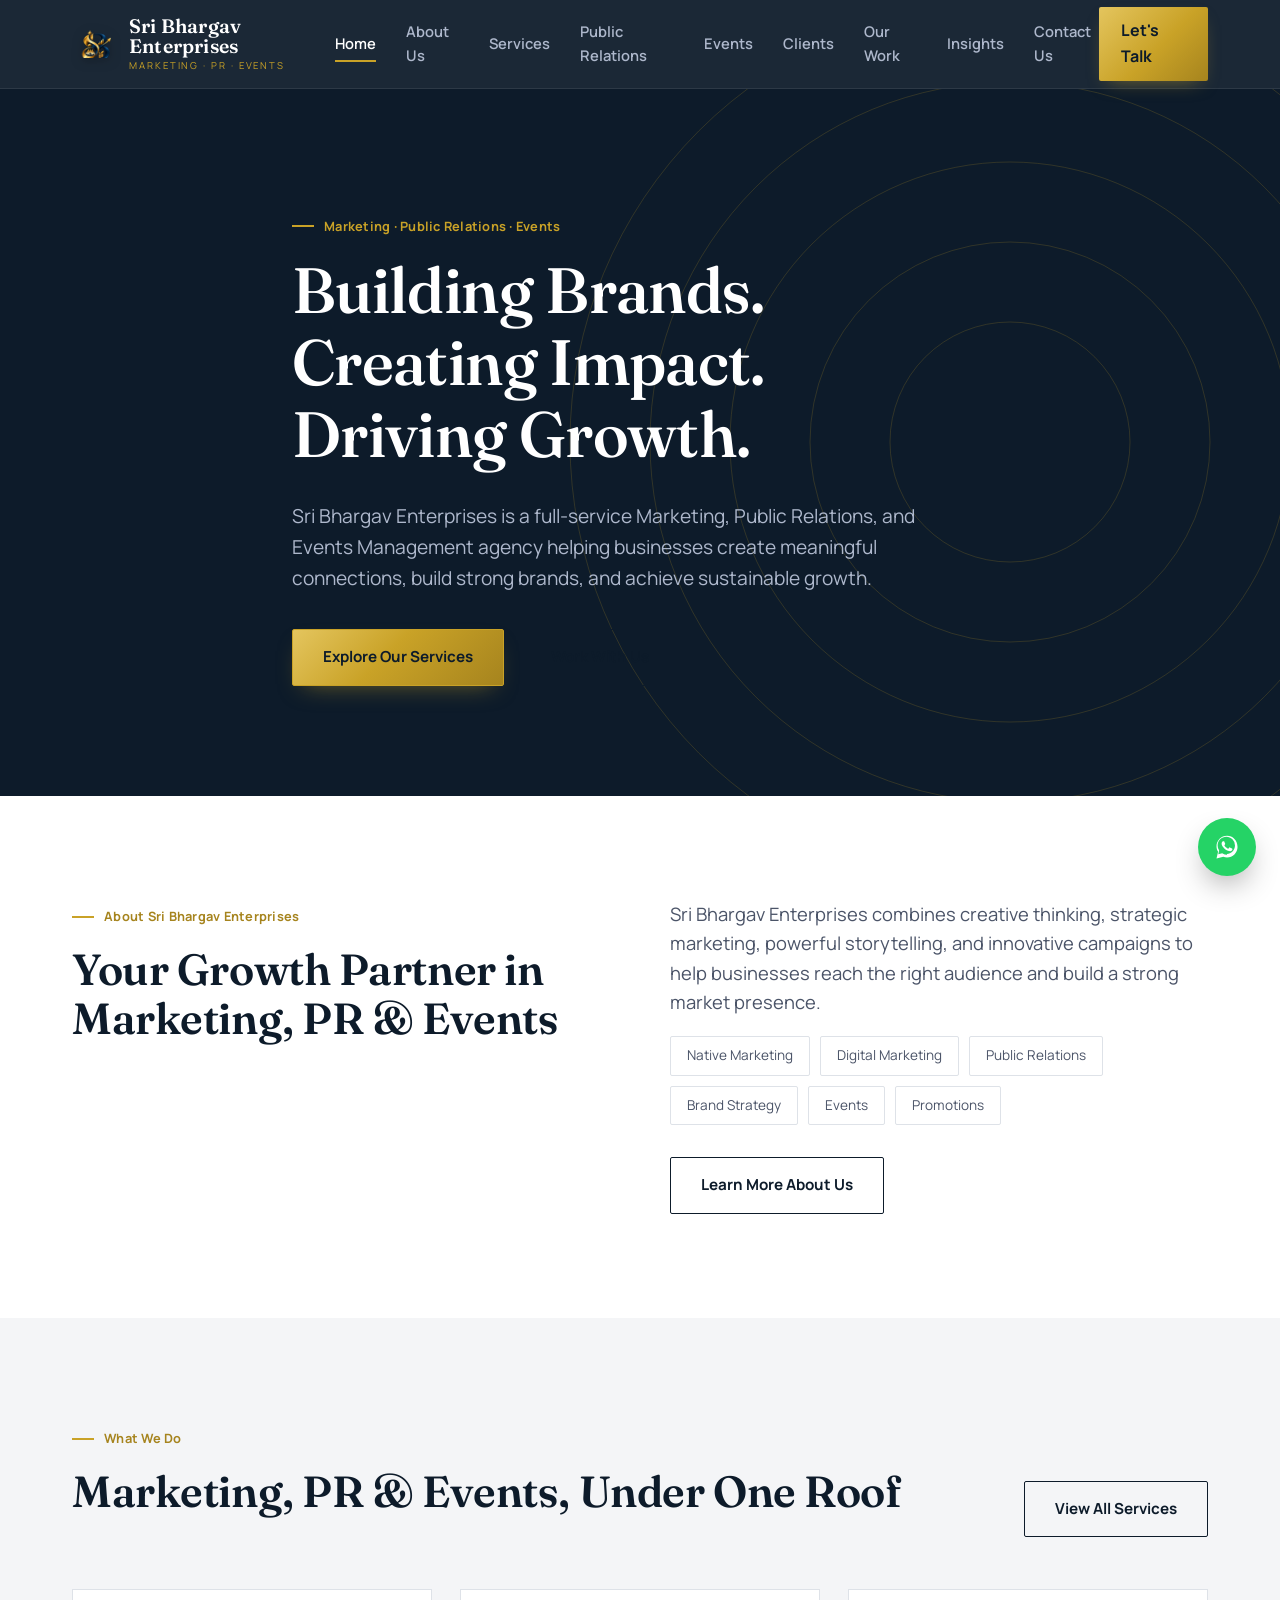
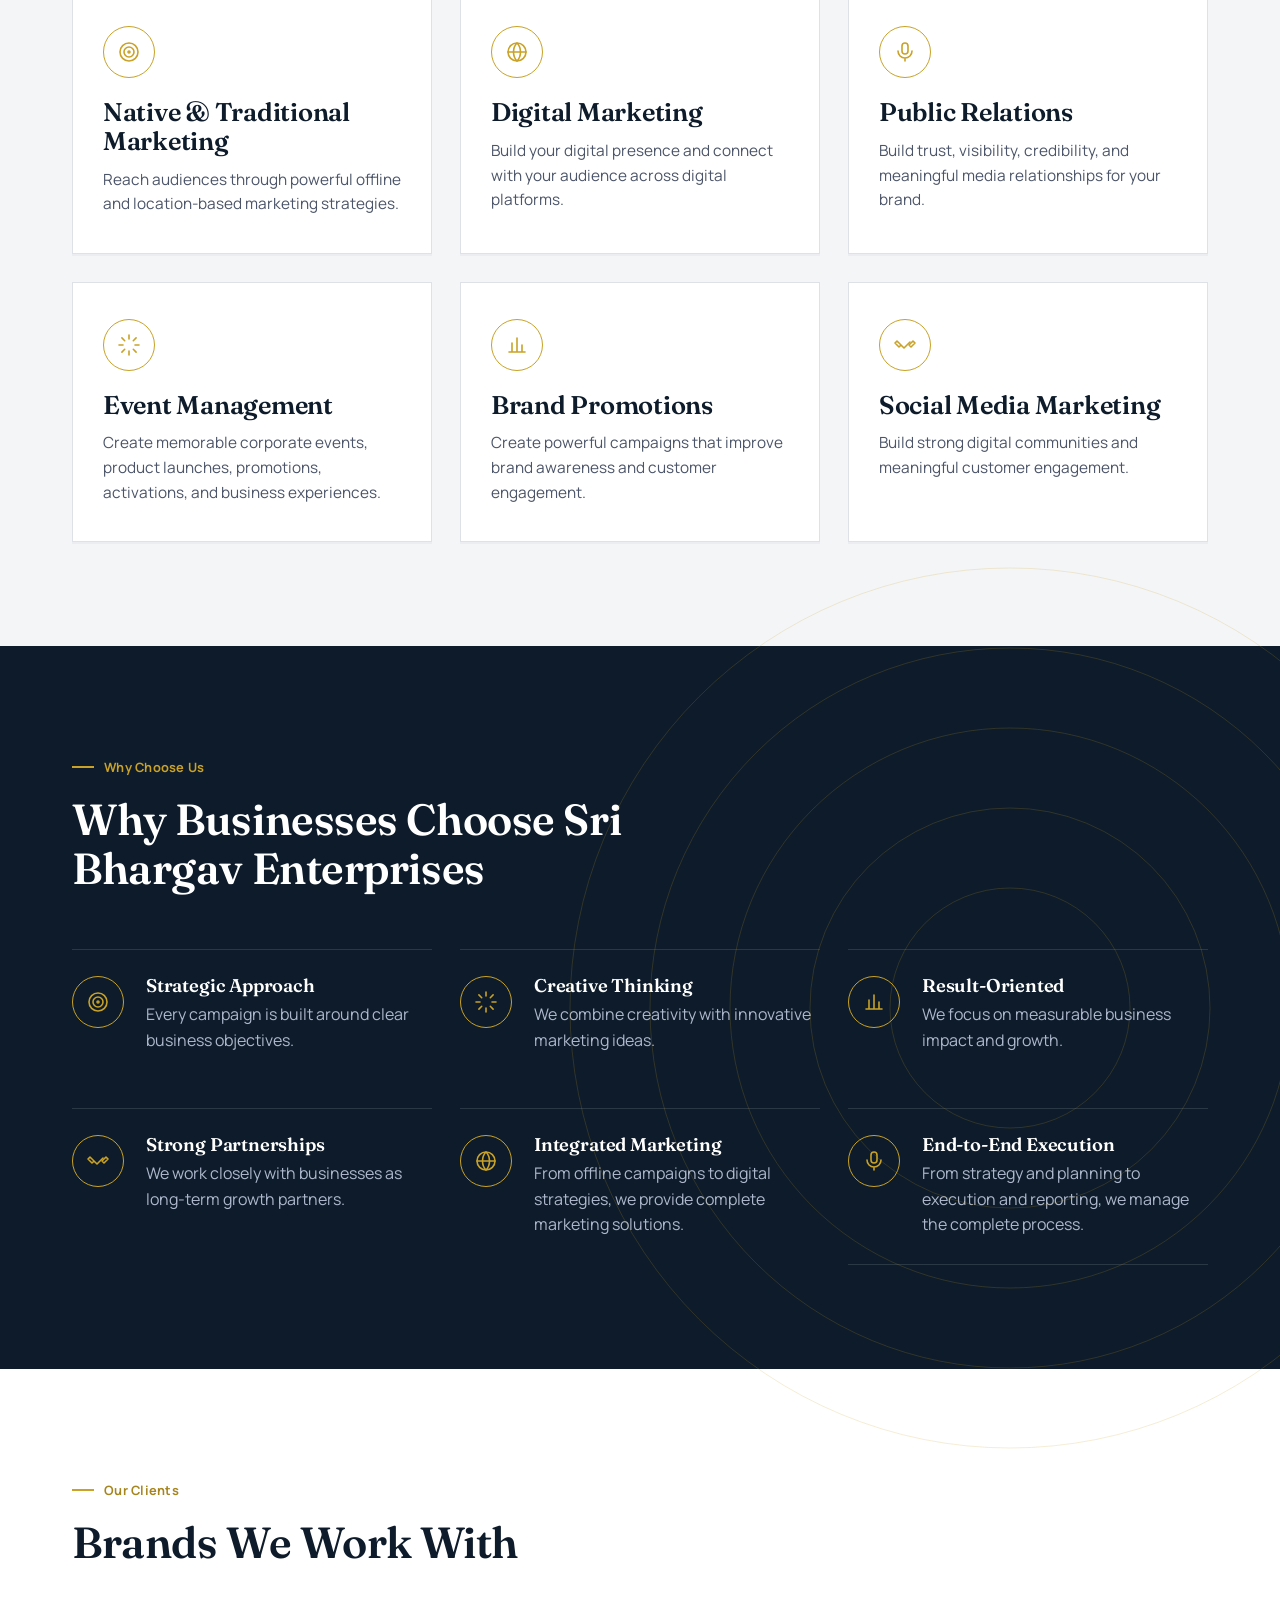
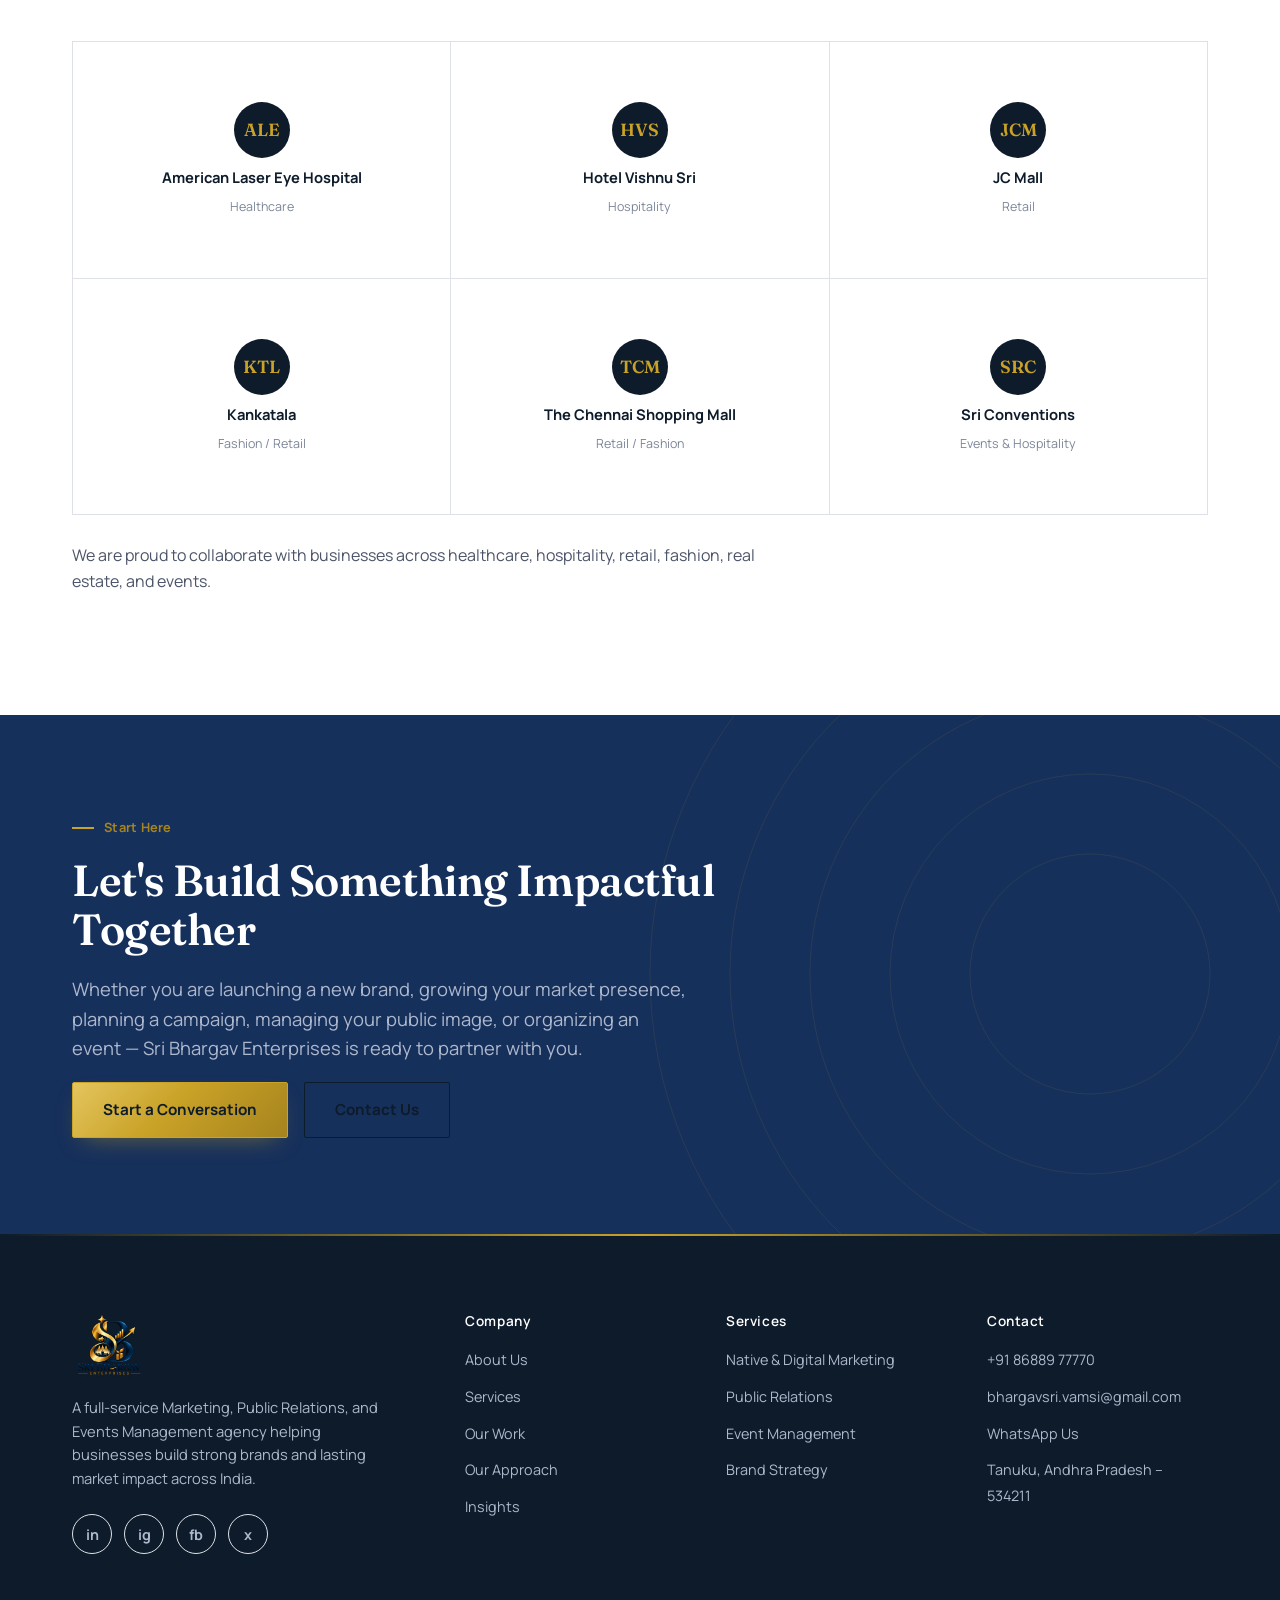
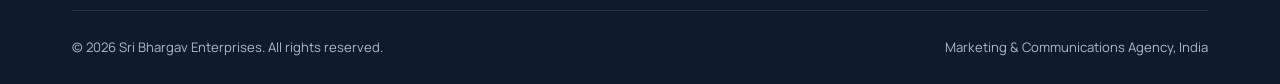
<file: index.html>
<!DOCTYPE html>
<html lang="en">
<head>
<meta charset="UTF-8">
<meta name="viewport" content="width=device-width, initial-scale=1.0">
<title>Sri Bhargav Enterprises | Marketing, PR &amp; Events Management Agency in India</title>
<meta name="description" content="Sri Bhargav Enterprises is a full-service Marketing, Branding, Public Relations, and Events Management agency in India, helping businesses build brands and drive growth.">
<link rel="preconnect" href="https://fonts.googleapis.com">
<link rel="preconnect" href="https://fonts.gstatic.com" crossorigin>
<link href="https://fonts.googleapis.com/css2?family=Fraunces:opsz,wght@9..144,400;9..144,500;9..144,600;9..144,700&family=Manrope:wght@400;500;600;700;800&display=swap" rel="stylesheet">
<link rel="stylesheet" href="styles.css">
<link rel="icon" type="image/png" href="favicon-32.png">
</head>
<body class="">
  <a class="skip-link" href="#main">Skip to content</a>
  <header class="site-header">
    <div class="container nav">
      <a href="index.html" class="logo">
        <img src="assets/logo-icon.png" class="logo-mark" alt="Sri Bhargav Enterprises" width="46" height="46">
        <span class="logo-text">
          <span class="word1">Sri Bhargav Enterprises</span>
          <span class="word2">MARKETING &middot; PR &middot; EVENTS</span>
        </span>
      </a>
      <nav class="nav-links" aria-label="Primary">
        <a href="index.html" class="active">Home</a>
        <a href="about.html">About Us</a>
        <a href="services.html">Services</a>
        <a href="public-relations.html">Public Relations</a>
        <a href="events.html">Events</a>
        <a href="clients.html">Clients</a>
        <a href="portfolio.html">Our Work</a>
        <a href="insights.html">Insights</a>
        <a href="contact.html">Contact Us</a>
      </nav>
      <div style="display:flex; align-items:center; gap:14px;">
        <a href="contact.html" class="nav-cta">Let's Talk</a>
        <button class="nav-toggle" aria-label="Toggle menu"><span></span><span></span><span></span></button>
      </div>
    </div>
  </header>

  <main id="main">

    <section class="hero">
      <svg class="hero-arcs" viewBox="0 0 900 900" aria-hidden="true">
  <circle cx="450" cy="450" r="120"/><circle cx="450" cy="450" r="200"/>
  <circle cx="450" cy="450" r="280"/><circle cx="450" cy="450" r="360"/>
  <circle cx="450" cy="450" r="440"/>
</svg>
      <div class="container hero-inner">
        <span class="label">Marketing · Public Relations · Events</span>
        <h1>Building Brands.<br>Creating Impact.<br>Driving Growth.</h1>
        <p class="lede">Sri Bhargav Enterprises is a full-service Marketing, Public Relations, and Events Management agency helping businesses create meaningful connections, build strong brands, and achieve sustainable growth.</p>
        <div class="btn-row">
          <a href="services.html" class="btn btn-primary">Explore Our Services</a>
          <a href="contact.html" class="btn btn-outline">Work With Us</a>
        </div>
      </div>
    </section>

    <section class="pad">
      <div class="container two-col">
        <div class="reveal">
          <span class="label">About Sri Bhargav Enterprises</span>
          <h2>Your Growth Partner in Marketing, PR &amp; Events</h2>
        </div>
        <div class="reveal">
          <p class="lede">Sri Bhargav Enterprises combines creative thinking, strategic marketing, powerful storytelling, and innovative campaigns to help businesses reach the right audience and build a strong market presence.</p>
          <div class="tag-list">
            <span class="tag">Native Marketing</span>
            <span class="tag">Digital Marketing</span>
            <span class="tag">Public Relations</span>
            <span class="tag">Brand Strategy</span>
            <span class="tag">Events</span>
            <span class="tag">Promotions</span>
          </div>
          <div style="margin-top:32px;"><a href="about.html" class="btn btn-outline">Learn More About Us</a></div>
        </div>
      </div>
    </section>

    <section class="pad bg-mist">
      <div class="container">
        <div class="section-head reveal">
          <div>
            <span class="label">What We Do</span>
            <h2>Marketing, PR &amp; Events, Under One Roof</h2>
          </div>
          <a href="services.html" class="btn btn-outline">View All Services</a>
        </div>
        <div class="grid grid-3">
          <div class="svc-card reveal"><span class="icon-badge"><svg viewBox="0 0 24 24" stroke-width="1.6" stroke-linecap="round" stroke-linejoin="round"><circle cx="12" cy="12" r="9"/><circle cx="12" cy="12" r="5"/><circle cx="12" cy="12" r="1"/></svg></span><h3>Native &amp; Traditional Marketing</h3><p>Reach audiences through powerful offline and location-based marketing strategies.</p></div>
          <div class="svc-card reveal"><span class="icon-badge"><svg viewBox="0 0 24 24" stroke-width="1.6" stroke-linecap="round" stroke-linejoin="round"><circle cx="12" cy="12" r="9"/><path d="M3 12h18M12 3c2.5 2.5 3.5 5.5 3.5 9s-1 6.5-3.5 9c-2.5-2.5-3.5-5.5-3.5-9s1-6.5 3.5-9z"/></svg></span><h3>Digital Marketing</h3><p>Build your digital presence and connect with your audience across digital platforms.</p></div>
          <div class="svc-card reveal"><span class="icon-badge"><svg viewBox="0 0 24 24" stroke-width="1.6" stroke-linecap="round" stroke-linejoin="round"><rect x="9" y="3" width="6" height="11" rx="3"/><path d="M5 11a7 7 0 0 0 14 0M12 18v3"/></svg></span><h3>Public Relations</h3><p>Build trust, visibility, credibility, and meaningful media relationships for your brand.</p></div>
          <div class="svc-card reveal"><span class="icon-badge"><svg viewBox="0 0 24 24" stroke-width="1.6" stroke-linecap="round" stroke-linejoin="round"><path d="M12 2v4M12 18v4M4.9 4.9l2.8 2.8M16.3 16.3l2.8 2.8M2 12h4M18 12h4M4.9 19.1l2.8-2.8M16.3 7.7l2.8-2.8"/></svg></span><h3>Event Management</h3><p>Create memorable corporate events, product launches, promotions, activations, and business experiences.</p></div>
          <div class="svc-card reveal"><span class="icon-badge"><svg viewBox="0 0 24 24" stroke-width="1.6" stroke-linecap="round" stroke-linejoin="round"><path d="M4 19h16M7 19V10M12 19V5M17 19v-7"/></svg></span><h3>Brand Promotions</h3><p>Create powerful campaigns that improve brand awareness and customer engagement.</p></div>
          <div class="svc-card reveal"><span class="icon-badge"><svg viewBox="0 0 24 24" stroke-width="1.6" stroke-linecap="round" stroke-linejoin="round"><path d="M8 12l3 3 6-6M4 8l4 4-2 2-4-4z"/><path d="M20 8l-4 4 2 2 4-4z"/></svg></span><h3>Social Media Marketing</h3><p>Build strong digital communities and meaningful customer engagement.</p></div>
        </div>
      </div>
    </section>

    <section class="pad bg-ink">
      <svg class="hero-arcs" viewBox="0 0 900 900" aria-hidden="true">
  <circle cx="450" cy="450" r="120"/><circle cx="450" cy="450" r="200"/>
  <circle cx="450" cy="450" r="280"/><circle cx="450" cy="450" r="360"/>
  <circle cx="450" cy="450" r="440"/>
</svg>
      <div class="container">
        <div class="reveal" style="max-width:640px; margin-bottom:56px;">
          <span class="label">Why Choose Us</span>
          <h2>Why Businesses Choose Sri Bhargav Enterprises</h2>
        </div>
        <div class="grid grid-3">
          <div class="feature-row reveal" style="border-color:rgba(255,255,255,.12);"><span class="icon-badge"><svg viewBox="0 0 24 24" stroke-width="1.6" stroke-linecap="round" stroke-linejoin="round"><circle cx="12" cy="12" r="9"/><circle cx="12" cy="12" r="5"/><circle cx="12" cy="12" r="1"/></svg></span><div><h3 style="color:#fff;">Strategic Approach</h3><p>Every campaign is built around clear business objectives.</p></div></div>
          <div class="feature-row reveal" style="border-color:rgba(255,255,255,.12);"><span class="icon-badge"><svg viewBox="0 0 24 24" stroke-width="1.6" stroke-linecap="round" stroke-linejoin="round"><path d="M12 2v4M12 18v4M4.9 4.9l2.8 2.8M16.3 16.3l2.8 2.8M2 12h4M18 12h4M4.9 19.1l2.8-2.8M16.3 7.7l2.8-2.8"/></svg></span><div><h3 style="color:#fff;">Creative Thinking</h3><p>We combine creativity with innovative marketing ideas.</p></div></div>
          <div class="feature-row reveal" style="border-color:rgba(255,255,255,.12);"><span class="icon-badge"><svg viewBox="0 0 24 24" stroke-width="1.6" stroke-linecap="round" stroke-linejoin="round"><path d="M4 19h16M7 19V10M12 19V5M17 19v-7"/></svg></span><div><h3 style="color:#fff;">Result-Oriented</h3><p>We focus on measurable business impact and growth.</p></div></div>
          <div class="feature-row reveal" style="border-color:rgba(255,255,255,.12);"><span class="icon-badge"><svg viewBox="0 0 24 24" stroke-width="1.6" stroke-linecap="round" stroke-linejoin="round"><path d="M8 12l3 3 6-6M4 8l4 4-2 2-4-4z"/><path d="M20 8l-4 4 2 2 4-4z"/></svg></span><div><h3 style="color:#fff;">Strong Partnerships</h3><p>We work closely with businesses as long-term growth partners.</p></div></div>
          <div class="feature-row reveal" style="border-color:rgba(255,255,255,.12);"><span class="icon-badge"><svg viewBox="0 0 24 24" stroke-width="1.6" stroke-linecap="round" stroke-linejoin="round"><circle cx="12" cy="12" r="9"/><path d="M3 12h18M12 3c2.5 2.5 3.5 5.5 3.5 9s-1 6.5-3.5 9c-2.5-2.5-3.5-5.5-3.5-9s1-6.5 3.5-9z"/></svg></span><div><h3 style="color:#fff;">Integrated Marketing</h3><p>From offline campaigns to digital strategies, we provide complete marketing solutions.</p></div></div>
          <div class="feature-row reveal" style="border-color:rgba(255,255,255,.12);"><span class="icon-badge"><svg viewBox="0 0 24 24" stroke-width="1.6" stroke-linecap="round" stroke-linejoin="round"><rect x="9" y="3" width="6" height="11" rx="3"/><path d="M5 11a7 7 0 0 0 14 0M12 18v3"/></svg></span><div><h3 style="color:#fff;">End-to-End Execution</h3><p>From strategy and planning to execution and reporting, we manage the complete process.</p></div></div>
        </div>
      </div>
    </section>

    <section class="pad">
      <div class="container">
        <div class="section-head reveal">
          <div>
            <span class="label">Our Clients</span>
            <h2>Brands We Work With</h2>
          </div>
        </div>
        <div class="client-grid reveal">
          <div class="client-tile"><span class="client-mark">ALE</span><span class="cname">American Laser Eye Hospital</span><span class="cind">Healthcare</span></div>
<div class="client-tile"><span class="client-mark">HVS</span><span class="cname">Hotel Vishnu Sri</span><span class="cind">Hospitality</span></div>
<div class="client-tile"><span class="client-mark">JCM</span><span class="cname">JC Mall</span><span class="cind">Retail</span></div>
<div class="client-tile"><span class="client-mark">KTL</span><span class="cname">Kankatala</span><span class="cind">Fashion / Retail</span></div>
<div class="client-tile"><span class="client-mark">TCM</span><span class="cname">The Chennai Shopping Mall</span><span class="cind">Retail / Fashion</span></div>
<div class="client-tile"><span class="client-mark">SRC</span><span class="cname">Sri Conventions</span><span class="cind">Events & Hospitality</span></div>
        </div>
        <p style="margin-top:28px; max-width:70ch;">We are proud to collaborate with businesses across healthcare, hospitality, retail, fashion, real estate, and events.</p>
      </div>
    </section>

    <section class="cta-band">
      <svg class="hero-arcs" viewBox="0 0 900 900" aria-hidden="true">
  <circle cx="450" cy="450" r="120"/><circle cx="450" cy="450" r="200"/>
  <circle cx="450" cy="450" r="280"/><circle cx="450" cy="450" r="360"/>
  <circle cx="450" cy="450" r="440"/>
</svg>
      <div class="container cta-inner">
        <span class="label">Start Here</span>
        <h2>Let's Build Something Impactful Together</h2>
        <p class="lede" style="color:var(--on-dark-soft);">Whether you are launching a new brand, growing your market presence, planning a campaign, managing your public image, or organizing an event — Sri Bhargav Enterprises is ready to partner with you.</p>
        <div class="btn-row">
          <a href="contact.html" class="btn btn-primary">Start a Conversation</a>
          <a href="contact.html" class="btn btn-outline">Contact Us</a>
        </div>
      </div>
    </section>

  </main>
  <footer class="site-footer">
    <div class="container">
      <div class="footer-grid">
        <div>
          <img src="assets/logo-lockup.png" alt="Sri Bhargav Enterprises" class="footer-logo">
          <p style="margin-top:18px; max-width:34ch; color:var(--on-dark-soft); font-size:.92rem;">A full-service Marketing, Public Relations, and Events Management agency helping businesses build strong brands and lasting market impact across India.</p>
          <div class="social-row">
            <a href="#" aria-label="LinkedIn">in</a>
            <a href="#" aria-label="Instagram">ig</a>
            <a href="#" aria-label="Facebook">fb</a>
            <a href="#" aria-label="Twitter / X">x</a>
          </div>
        </div>
        <div>
          <h4>Company</h4>
          <ul>
            <li><a href="about.html">About Us</a></li>
            <li><a href="services.html">Services</a></li>
            <li><a href="portfolio.html">Our Work</a></li>
            <li><a href="approach.html">Our Approach</a></li>
            <li><a href="insights.html">Insights</a></li>
          </ul>
        </div>
        <div>
          <h4>Services</h4>
          <ul>
            <li><a href="services.html">Native &amp; Digital Marketing</a></li>
            <li><a href="public-relations.html">Public Relations</a></li>
            <li><a href="events.html">Event Management</a></li>
            <li><a href="services.html">Brand Strategy</a></li>
          </ul>
        </div>
        <div>
          <h4>Contact</h4>
          <ul>
            <li><a href="tel:+918688977770">+91 86889 77770</a></li>
            <li><a href="mailto:bhargavsri.vamsi@gmail.com">bhargavsri.vamsi@gmail.com</a></li>
            <li><a href="https://wa.me/918688977770?text=Hello%20Sri%20Bhargav%20Enterprises,%20I%20would%20like%20to%20know%20more%20about%20your%20marketing,%20PR,%20or%20event%20management%20services." target="_blank" rel="noopener">WhatsApp Us</a></li>
            <li><a href="contact.html">Tanuku, Andhra Pradesh &ndash; 534211</a></li>
          </ul>
        </div>
      </div>
      <div class="footer-bottom">
        <span>&copy; 2026 Sri Bhargav Enterprises. All rights reserved.</span>
        <span>Marketing &amp; Communications Agency, India</span>
      </div>
    </div>
  </footer>
  <script src="main.js"></script>

  <a href="https://wa.me/918688977770?text=Hello%20Sri%20Bhargav%20Enterprises,%20I%20would%20like%20to%20know%20more%20about%20your%20marketing,%20PR,%20or%20event%20management%20services." target="_blank" rel="noopener" class="wa-float" aria-label="Chat on WhatsApp">
    <svg viewBox="0 0 32 32" width="28" height="28" fill="currentColor" aria-hidden="true"><path d="M16.02 3C9.4 3 4 8.4 4 15.02c0 2.35.65 4.55 1.78 6.43L4 29l7.74-1.74a11.94 11.94 0 0 0 4.28.79h.01c6.62 0 12.02-5.4 12.02-12.02C28.05 8.4 22.65 3 16.02 3zm0 21.86h-.01a9.9 9.9 0 0 1-5.05-1.38l-.36-.21-4.55 1.02.98-4.48-.24-.37a9.86 9.86 0 0 1-1.5-5.24c0-5.46 4.45-9.9 9.92-9.9 2.65 0 5.13 1.03 7 2.9a9.83 9.83 0 0 1 2.9 7.01c0 5.47-4.45 9.65-9.09 9.65zm5.44-7.4c-.3-.15-1.77-.87-2.04-.97-.27-.1-.48-.15-.68.15-.2.3-.78.97-.96 1.17-.18.2-.35.22-.65.07-.3-.15-1.26-.46-2.4-1.47-.89-.79-1.48-1.77-1.66-2.07-.17-.3-.02-.46.13-.61.14-.14.3-.35.45-.53.15-.18.2-.3.3-.5.1-.2.05-.38-.02-.53-.08-.15-.68-1.65-.94-2.26-.25-.6-.5-.51-.68-.52-.18-.01-.38-.01-.58-.01s-.53.07-.81.38c-.27.3-1.06 1.04-1.06 2.53s1.09 2.94 1.24 3.14c.15.2 2.15 3.28 5.2 4.6.73.31 1.3.5 1.74.64.73.23 1.4.2 1.92.12.59-.09 1.77-.72 2.02-1.42.25-.7.25-1.29.17-1.42-.07-.12-.27-.2-.57-.35z"/></svg>
  </a>
</body>
</html>
</file>
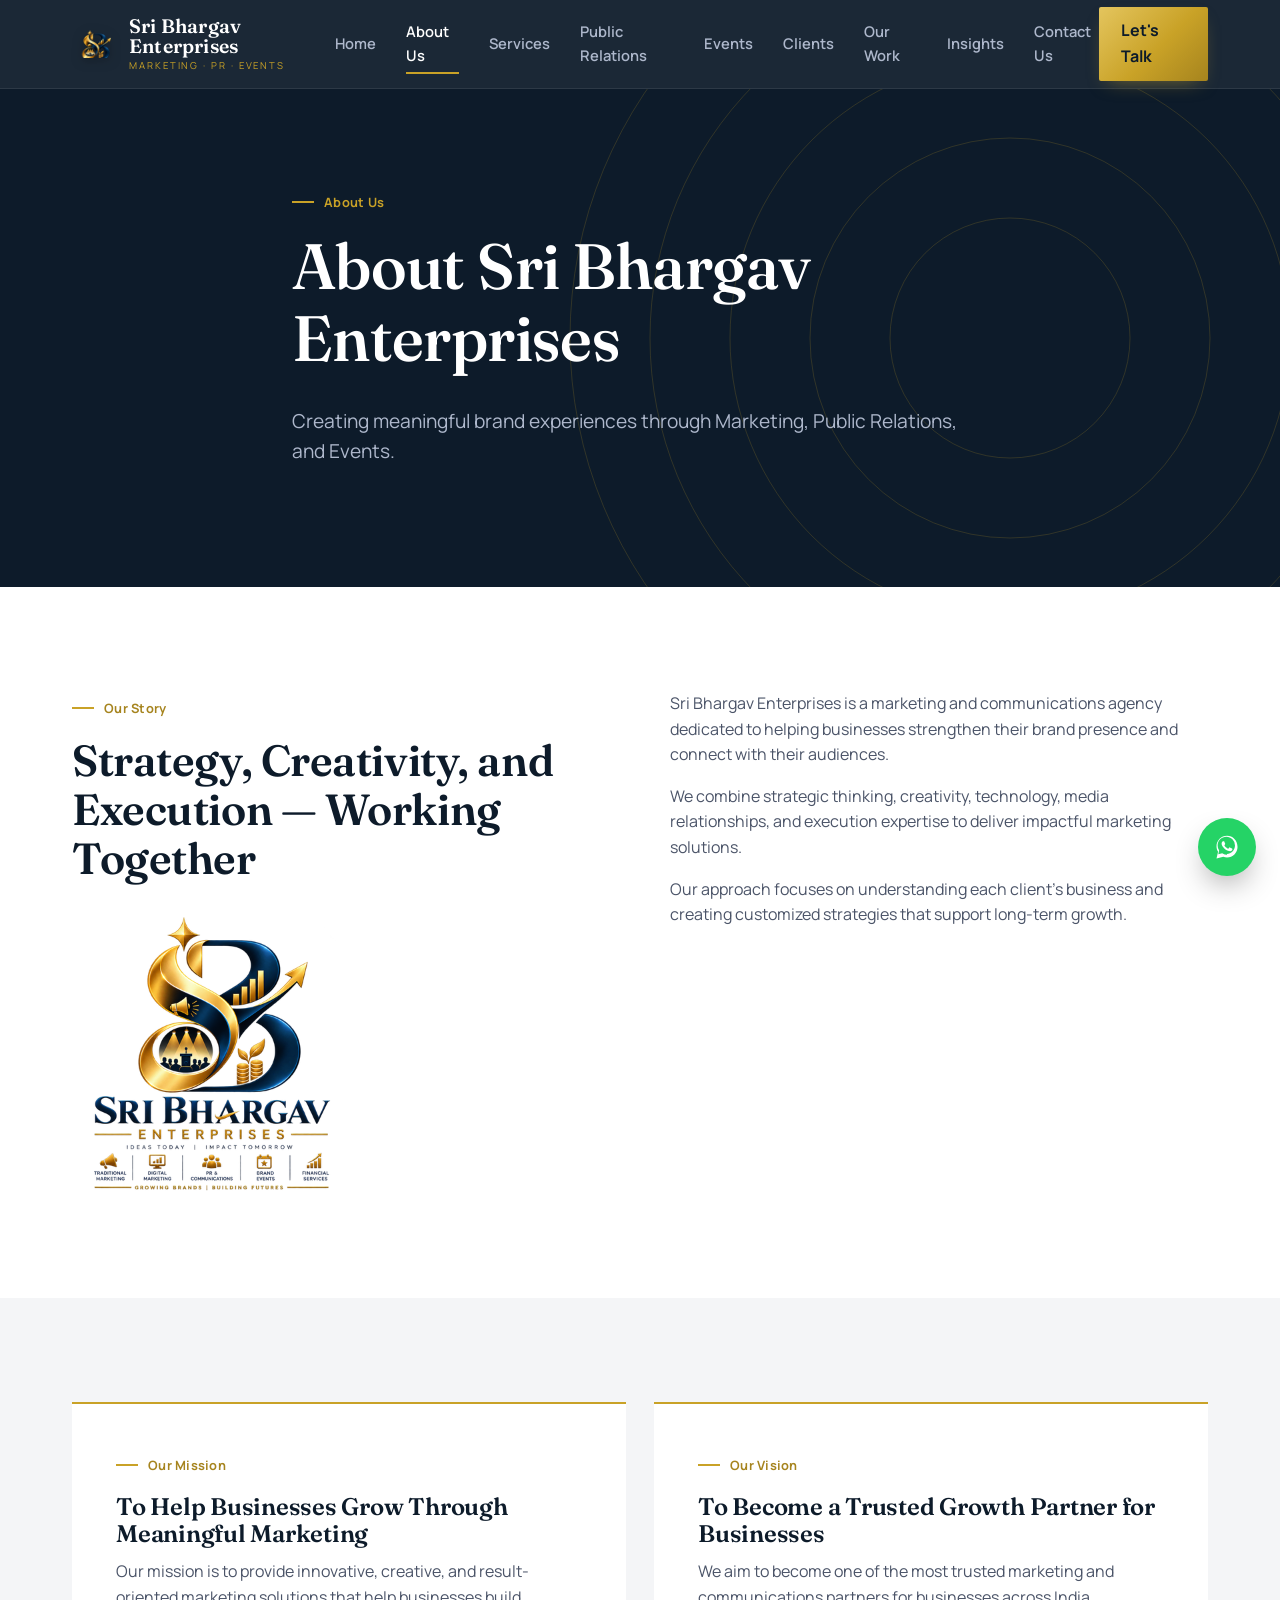
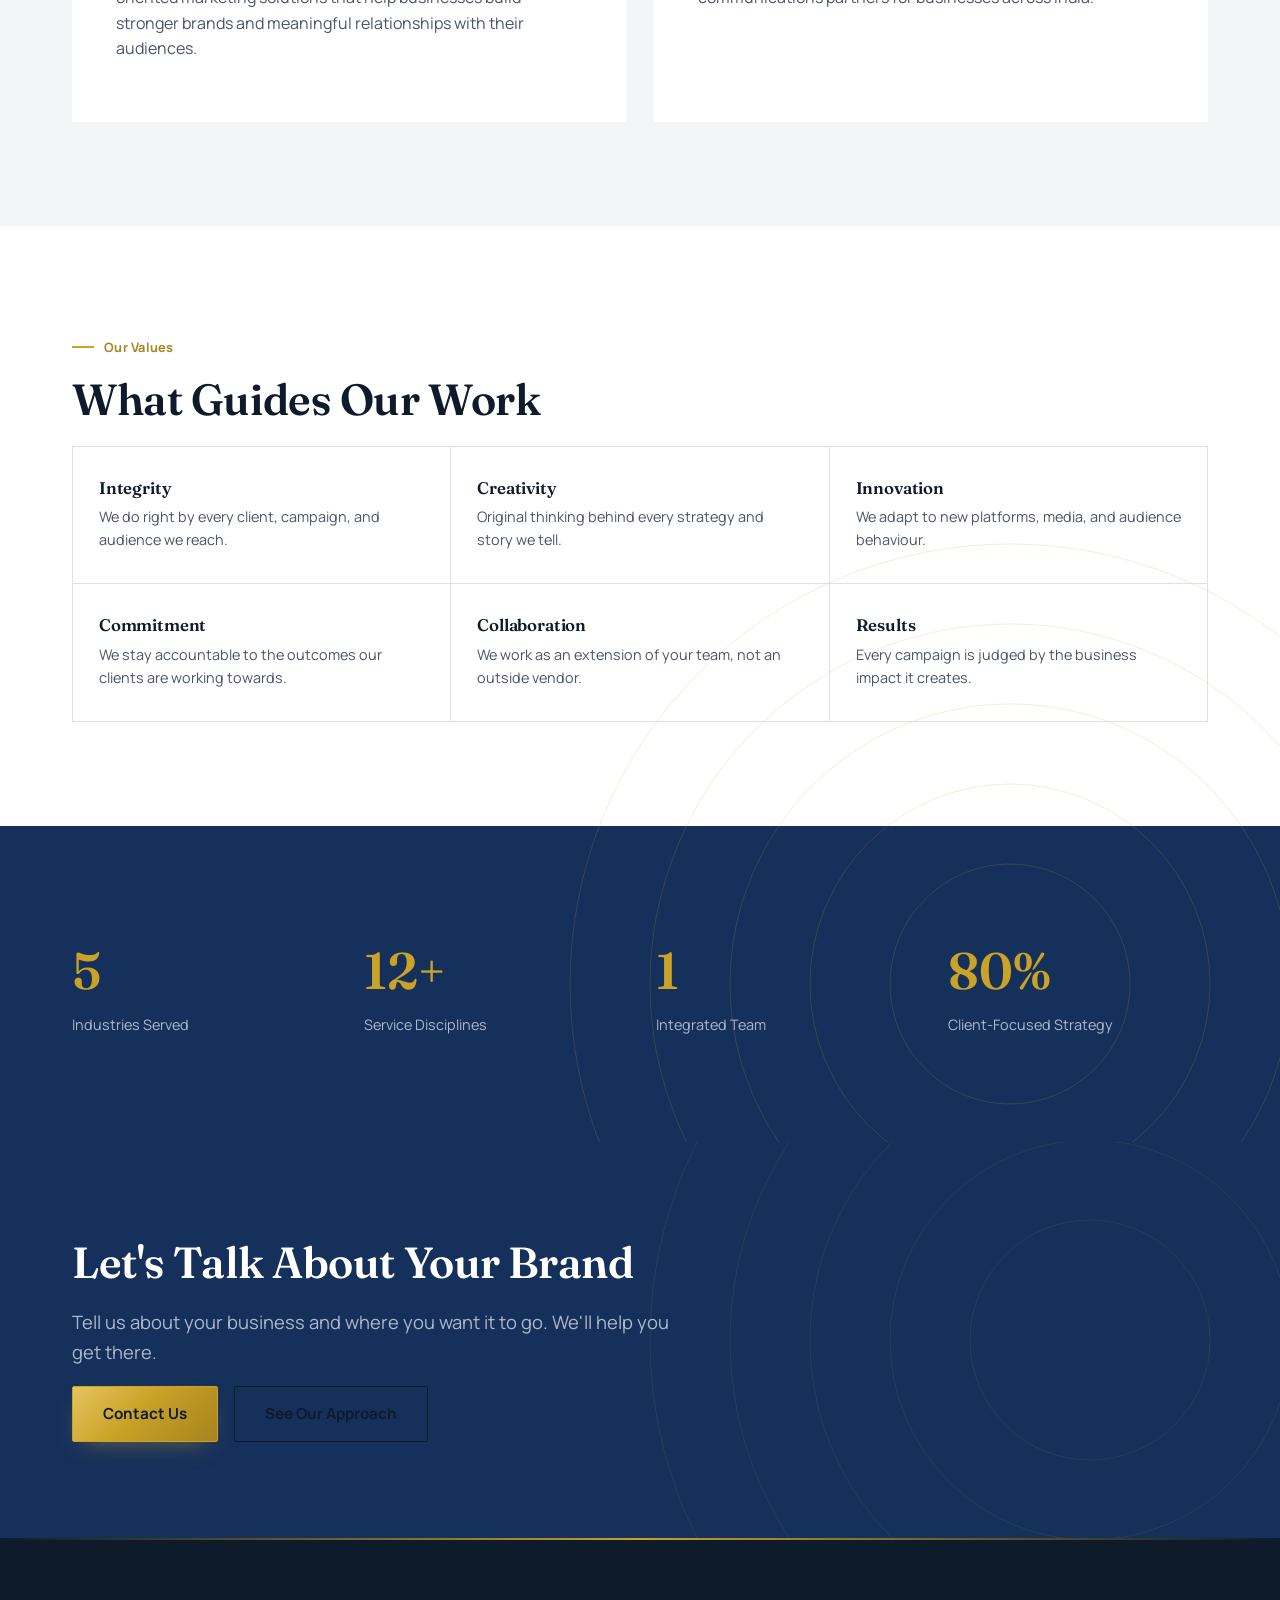
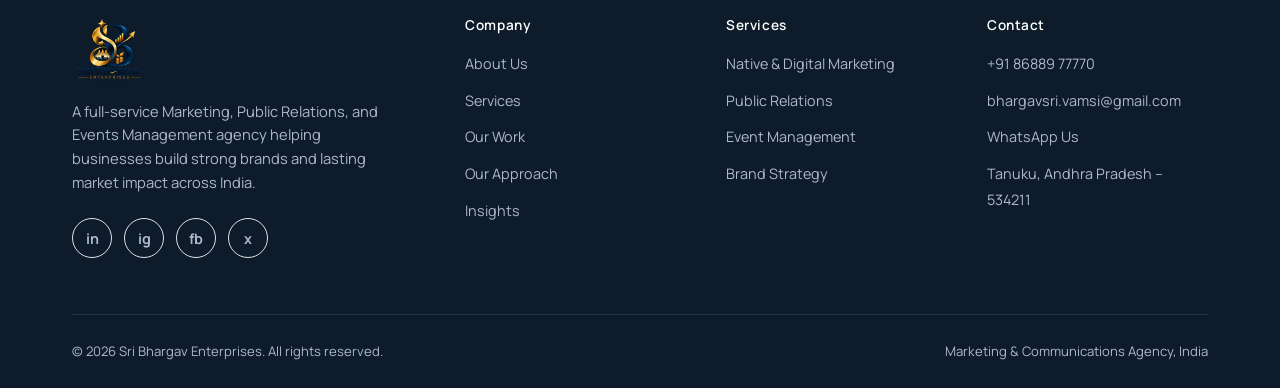
<file: about.html>
<!DOCTYPE html>
<html lang="en">
<head>
<meta charset="UTF-8">
<meta name="viewport" content="width=device-width, initial-scale=1.0">
<title>About Us | Sri Bhargav Enterprises — Marketing, PR &amp; Events Agency</title>
<meta name="description" content="Learn about Sri Bhargav Enterprises — our mission, vision, and values as a full-service marketing, PR, and events management agency in India.">
<link rel="preconnect" href="https://fonts.googleapis.com">
<link rel="preconnect" href="https://fonts.gstatic.com" crossorigin>
<link href="https://fonts.googleapis.com/css2?family=Fraunces:opsz,wght@9..144,400;9..144,500;9..144,600;9..144,700&family=Manrope:wght@400;500;600;700;800&display=swap" rel="stylesheet">
<link rel="stylesheet" href="styles.css">
<link rel="icon" type="image/png" href="favicon-32.png">
</head>
<body class="">
  <a class="skip-link" href="#main">Skip to content</a>
  <header class="site-header">
    <div class="container nav">
      <a href="index.html" class="logo">
        <img src="assets/logo-icon.png" class="logo-mark" alt="Sri Bhargav Enterprises" width="46" height="46">
        <span class="logo-text">
          <span class="word1">Sri Bhargav Enterprises</span>
          <span class="word2">MARKETING &middot; PR &middot; EVENTS</span>
        </span>
      </a>
      <nav class="nav-links" aria-label="Primary">
        <a href="index.html">Home</a>
        <a href="about.html" class="active">About Us</a>
        <a href="services.html">Services</a>
        <a href="public-relations.html">Public Relations</a>
        <a href="events.html">Events</a>
        <a href="clients.html">Clients</a>
        <a href="portfolio.html">Our Work</a>
        <a href="insights.html">Insights</a>
        <a href="contact.html">Contact Us</a>
      </nav>
      <div style="display:flex; align-items:center; gap:14px;">
        <a href="contact.html" class="nav-cta">Let's Talk</a>
        <button class="nav-toggle" aria-label="Toggle menu"><span></span><span></span><span></span></button>
      </div>
    </div>
  </header>

  <main id="main">

    <section class="hero hero-page">
      <svg class="hero-arcs" viewBox="0 0 900 900" aria-hidden="true">
  <circle cx="450" cy="450" r="120"/><circle cx="450" cy="450" r="200"/>
  <circle cx="450" cy="450" r="280"/><circle cx="450" cy="450" r="360"/>
  <circle cx="450" cy="450" r="440"/>
</svg>
      <div class="container hero-inner">
        <span class="label">About Us</span>
        <h1>About Sri Bhargav Enterprises</h1>
        <p class="lede">Creating meaningful brand experiences through Marketing, Public Relations, and Events.</p>
      </div>
    </section>

    <section class="pad">
      <div class="container two-col">
        <div class="reveal">
          <span class="label">Our Story</span>
          <h2>Strategy, Creativity, and Execution — Working Together</h2>
          <img src="assets/logo-full.png" alt="Sri Bhargav Enterprises — Ideas Today, Impact Tomorrow" style="max-width:280px; margin-top:32px;">
        </div>
        <div class="reveal">
          <p>Sri Bhargav Enterprises is a marketing and communications agency dedicated to helping businesses strengthen their brand presence and connect with their audiences.</p>
          <p>We combine strategic thinking, creativity, technology, media relationships, and execution expertise to deliver impactful marketing solutions.</p>
          <p>Our approach focuses on understanding each client's business and creating customized strategies that support long-term growth.</p>
        </div>
      </div>
    </section>

    <section class="pad bg-mist">
      <div class="container grid grid-2">
        <div class="reveal" style="background:var(--paper); padding:44px; border-top:2px solid var(--gold);">
          <span class="label">Our Mission</span>
          <h3 style="font-size:1.5rem;">To Help Businesses Grow Through Meaningful Marketing</h3>
          <p>Our mission is to provide innovative, creative, and result-oriented marketing solutions that help businesses build stronger brands and meaningful relationships with their audiences.</p>
        </div>
        <div class="reveal" style="background:var(--paper); padding:44px; border-top:2px solid var(--gold);">
          <span class="label">Our Vision</span>
          <h3 style="font-size:1.5rem;">To Become a Trusted Growth Partner for Businesses</h3>
          <p>We aim to become one of the most trusted marketing and communications partners for businesses across India.</p>
        </div>
      </div>
    </section>

    <section class="pad">
      <div class="container">
        <div class="reveal" style="max-width:640px; margin-bottom:8px;">
          <span class="label">Our Values</span>
          <h2>What Guides Our Work</h2>
        </div>
        <div class="values-grid reveal">
          <div class="value-tile"><h3>Integrity</h3><p>We do right by every client, campaign, and audience we reach.</p></div>
<div class="value-tile"><h3>Creativity</h3><p>Original thinking behind every strategy and story we tell.</p></div>
<div class="value-tile"><h3>Innovation</h3><p>We adapt to new platforms, media, and audience behaviour.</p></div>
<div class="value-tile"><h3>Commitment</h3><p>We stay accountable to the outcomes our clients are working towards.</p></div>
<div class="value-tile"><h3>Collaboration</h3><p>We work as an extension of your team, not an outside vendor.</p></div>
<div class="value-tile"><h3>Results</h3><p>Every campaign is judged by the business impact it creates.</p></div>
        </div>
      </div>
    </section>

    <section class="pad bg-royal">
      <svg class="hero-arcs" viewBox="0 0 900 900" aria-hidden="true">
  <circle cx="450" cy="450" r="120"/><circle cx="450" cy="450" r="200"/>
  <circle cx="450" cy="450" r="280"/><circle cx="450" cy="450" r="360"/>
  <circle cx="450" cy="450" r="440"/>
</svg>
      <div class="container">
        <div class="stats reveal">
          <div class="stat"><span class="num" data-count="6">0</span><span class="cap">Industries Served</span></div>
          <div class="stat"><span class="num" data-count="15" data-suffix="+">0</span><span class="cap">Service Disciplines</span></div>
          <div class="stat"><span class="num" data-count="1">0</span><span class="cap">Integrated Team</span></div>
          <div class="stat"><span class="num" data-count="100" data-suffix="%">0</span><span class="cap">Client-Focused Strategy</span></div>
        </div>
      </div>
    </section>

    <section class="cta-band">
      <svg class="hero-arcs" viewBox="0 0 900 900" aria-hidden="true">
  <circle cx="450" cy="450" r="120"/><circle cx="450" cy="450" r="200"/>
  <circle cx="450" cy="450" r="280"/><circle cx="450" cy="450" r="360"/>
  <circle cx="450" cy="450" r="440"/>
</svg>
      <div class="container cta-inner">
        <h2>Let's Talk About Your Brand</h2>
        <p class="lede" style="color:var(--on-dark-soft);">Tell us about your business and where you want it to go. We'll help you get there.</p>
        <div class="btn-row">
          <a href="contact.html" class="btn btn-primary">Contact Us</a>
          <a href="approach.html" class="btn btn-outline">See Our Approach</a>
        </div>
      </div>
    </section>

  </main>
  <footer class="site-footer">
    <div class="container">
      <div class="footer-grid">
        <div>
          <img src="assets/logo-lockup.png" alt="Sri Bhargav Enterprises" class="footer-logo">
          <p style="margin-top:18px; max-width:34ch; color:var(--on-dark-soft); font-size:.92rem;">A full-service Marketing, Public Relations, and Events Management agency helping businesses build strong brands and lasting market impact across India.</p>
          <div class="social-row">
            <a href="#" aria-label="LinkedIn">in</a>
            <a href="#" aria-label="Instagram">ig</a>
            <a href="#" aria-label="Facebook">fb</a>
            <a href="#" aria-label="Twitter / X">x</a>
          </div>
        </div>
        <div>
          <h4>Company</h4>
          <ul>
            <li><a href="about.html">About Us</a></li>
            <li><a href="services.html">Services</a></li>
            <li><a href="portfolio.html">Our Work</a></li>
            <li><a href="approach.html">Our Approach</a></li>
            <li><a href="insights.html">Insights</a></li>
          </ul>
        </div>
        <div>
          <h4>Services</h4>
          <ul>
            <li><a href="services.html">Native &amp; Digital Marketing</a></li>
            <li><a href="public-relations.html">Public Relations</a></li>
            <li><a href="events.html">Event Management</a></li>
            <li><a href="services.html">Brand Strategy</a></li>
          </ul>
        </div>
        <div>
          <h4>Contact</h4>
          <ul>
            <li><a href="tel:+918688977770">+91 86889 77770</a></li>
            <li><a href="mailto:bhargavsri.vamsi@gmail.com">bhargavsri.vamsi@gmail.com</a></li>
            <li><a href="https://wa.me/918688977770?text=Hello%20Sri%20Bhargav%20Enterprises,%20I%20would%20like%20to%20know%20more%20about%20your%20marketing,%20PR,%20or%20event%20management%20services." target="_blank" rel="noopener">WhatsApp Us</a></li>
            <li><a href="contact.html">Tanuku, Andhra Pradesh &ndash; 534211</a></li>
          </ul>
        </div>
      </div>
      <div class="footer-bottom">
        <span>&copy; 2026 Sri Bhargav Enterprises. All rights reserved.</span>
        <span>Marketing &amp; Communications Agency, India</span>
      </div>
    </div>
  </footer>
  <script src="main.js"></script>

  <a href="https://wa.me/918688977770?text=Hello%20Sri%20Bhargav%20Enterprises,%20I%20would%20like%20to%20know%20more%20about%20your%20marketing,%20PR,%20or%20event%20management%20services." target="_blank" rel="noopener" class="wa-float" aria-label="Chat on WhatsApp">
    <svg viewBox="0 0 32 32" width="28" height="28" fill="currentColor" aria-hidden="true"><path d="M16.02 3C9.4 3 4 8.4 4 15.02c0 2.35.65 4.55 1.78 6.43L4 29l7.74-1.74a11.94 11.94 0 0 0 4.28.79h.01c6.62 0 12.02-5.4 12.02-12.02C28.05 8.4 22.65 3 16.02 3zm0 21.86h-.01a9.9 9.9 0 0 1-5.05-1.38l-.36-.21-4.55 1.02.98-4.48-.24-.37a9.86 9.86 0 0 1-1.5-5.24c0-5.46 4.45-9.9 9.92-9.9 2.65 0 5.13 1.03 7 2.9a9.83 9.83 0 0 1 2.9 7.01c0 5.47-4.45 9.65-9.09 9.65zm5.44-7.4c-.3-.15-1.77-.87-2.04-.97-.27-.1-.48-.15-.68.15-.2.3-.78.97-.96 1.17-.18.2-.35.22-.65.07-.3-.15-1.26-.46-2.4-1.47-.89-.79-1.48-1.77-1.66-2.07-.17-.3-.02-.46.13-.61.14-.14.3-.35.45-.53.15-.18.2-.3.3-.5.1-.2.05-.38-.02-.53-.08-.15-.68-1.65-.94-2.26-.25-.6-.5-.51-.68-.52-.18-.01-.38-.01-.58-.01s-.53.07-.81.38c-.27.3-1.06 1.04-1.06 2.53s1.09 2.94 1.24 3.14c.15.2 2.15 3.28 5.2 4.6.73.31 1.3.5 1.74.64.73.23 1.4.2 1.92.12.59-.09 1.77-.72 2.02-1.42.25-.7.25-1.29.17-1.42-.07-.12-.27-.2-.57-.35z"/></svg>
  </a>
</body>
</html>
</file>
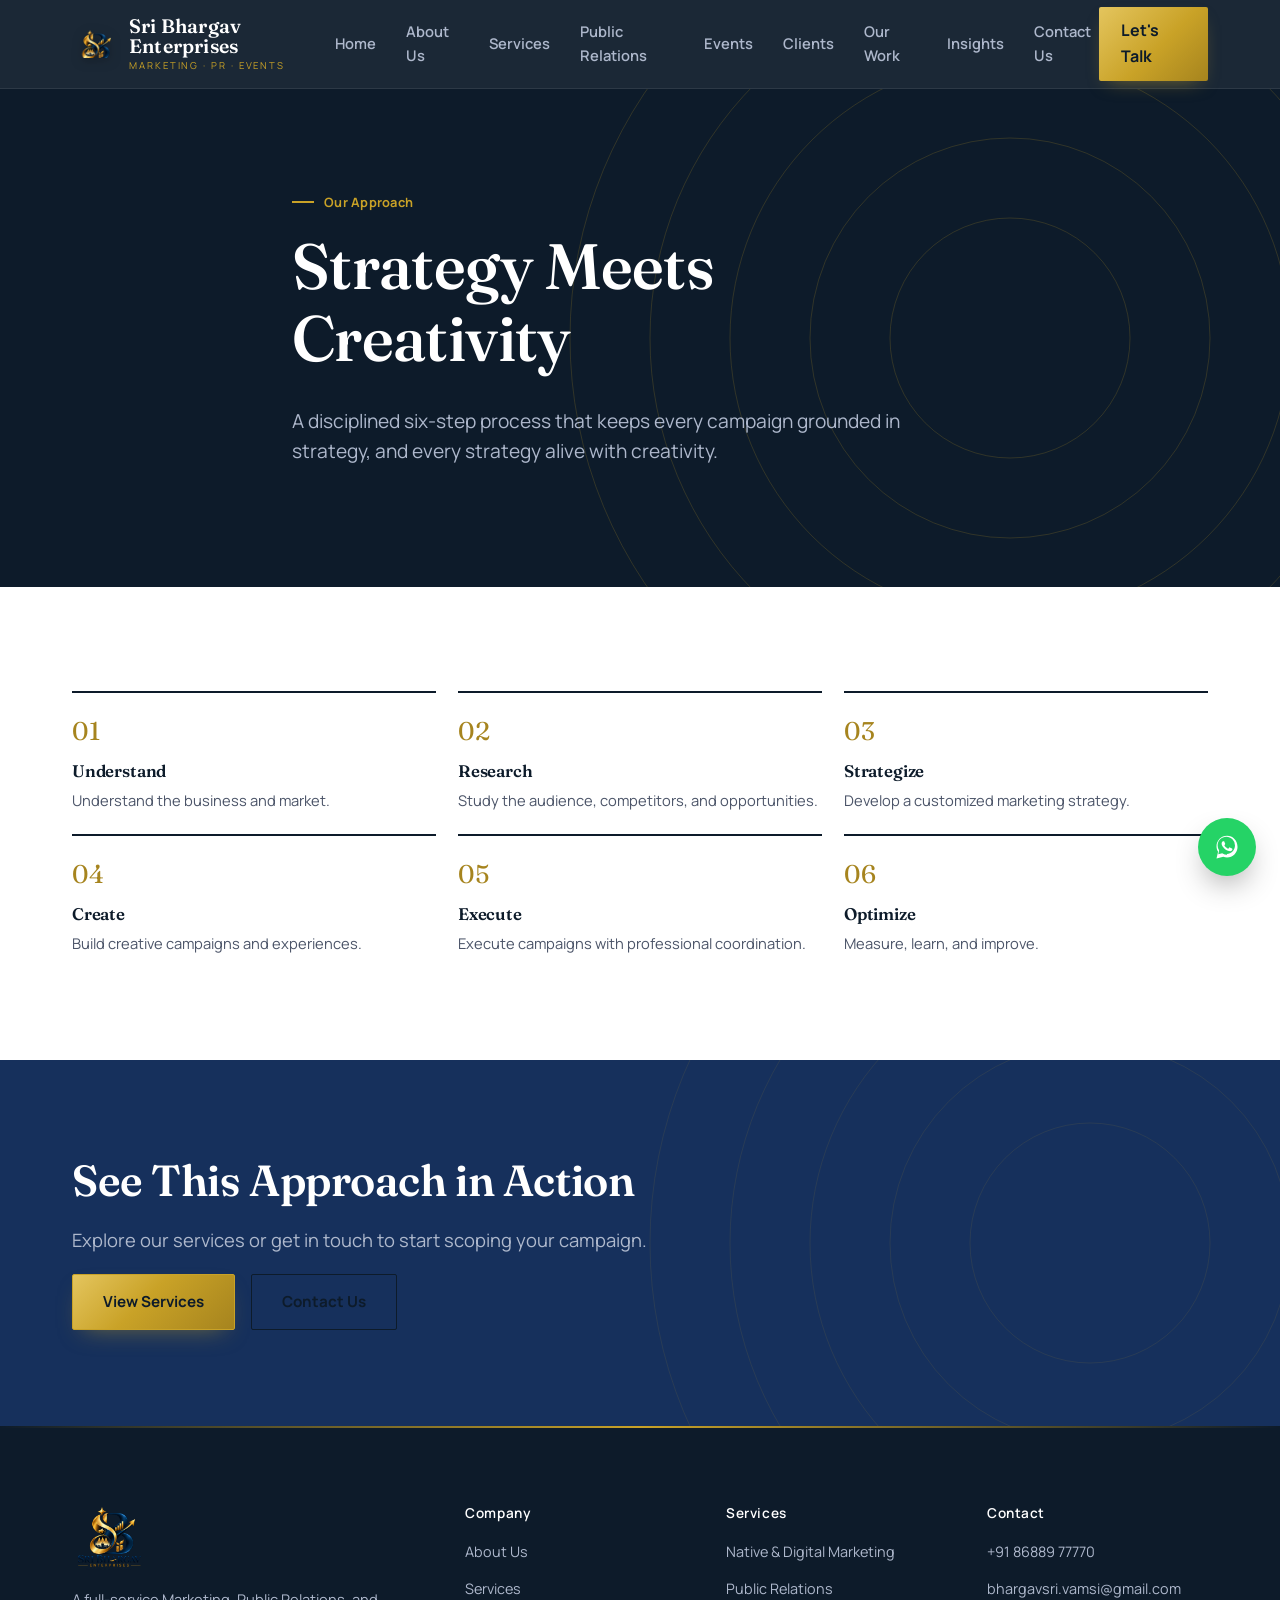
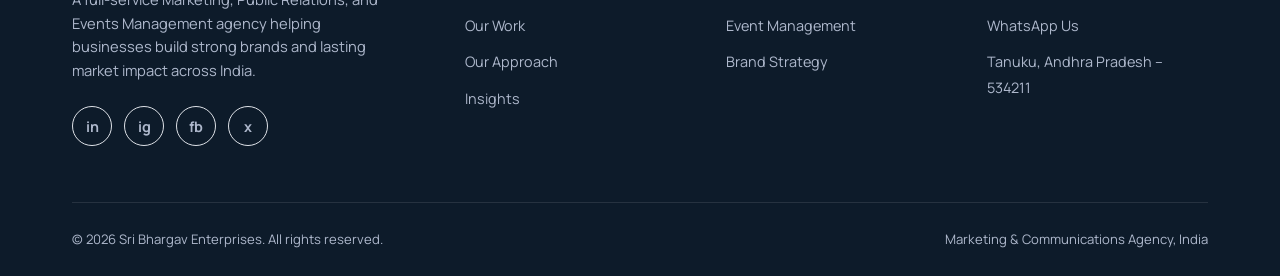
<file: approach.html>
<!DOCTYPE html>
<html lang="en">
<head>
<meta charset="UTF-8">
<meta name="viewport" content="width=device-width, initial-scale=1.0">
<title>Our Approach | Sri Bhargav Enterprises</title>
<meta name="description" content="Our six-step approach to marketing, PR, and events: understand, research, strategize, create, execute, and optimize.">
<link rel="preconnect" href="https://fonts.googleapis.com">
<link rel="preconnect" href="https://fonts.gstatic.com" crossorigin>
<link href="https://fonts.googleapis.com/css2?family=Fraunces:opsz,wght@9..144,400;9..144,500;9..144,600;9..144,700&family=Manrope:wght@400;500;600;700;800&display=swap" rel="stylesheet">
<link rel="stylesheet" href="styles.css">
<link rel="icon" type="image/png" href="favicon-32.png">
</head>
<body class="">
  <a class="skip-link" href="#main">Skip to content</a>
  <header class="site-header">
    <div class="container nav">
      <a href="index.html" class="logo">
        <img src="assets/logo-icon.png" class="logo-mark" alt="Sri Bhargav Enterprises" width="46" height="46">
        <span class="logo-text">
          <span class="word1">Sri Bhargav Enterprises</span>
          <span class="word2">MARKETING &middot; PR &middot; EVENTS</span>
        </span>
      </a>
      <nav class="nav-links" aria-label="Primary">
        <a href="index.html">Home</a>
        <a href="about.html">About Us</a>
        <a href="services.html">Services</a>
        <a href="public-relations.html">Public Relations</a>
        <a href="events.html">Events</a>
        <a href="clients.html">Clients</a>
        <a href="portfolio.html">Our Work</a>
        <a href="insights.html">Insights</a>
        <a href="contact.html">Contact Us</a>
      </nav>
      <div style="display:flex; align-items:center; gap:14px;">
        <a href="contact.html" class="nav-cta">Let's Talk</a>
        <button class="nav-toggle" aria-label="Toggle menu"><span></span><span></span><span></span></button>
      </div>
    </div>
  </header>

  <main id="main">

    <section class="hero hero-page">
      <svg class="hero-arcs" viewBox="0 0 900 900" aria-hidden="true">
  <circle cx="450" cy="450" r="120"/><circle cx="450" cy="450" r="200"/>
  <circle cx="450" cy="450" r="280"/><circle cx="450" cy="450" r="360"/>
  <circle cx="450" cy="450" r="440"/>
</svg>
      <div class="container hero-inner">
        <span class="label">Our Approach</span>
        <h1>Strategy Meets Creativity</h1>
        <p class="lede">A disciplined six-step process that keeps every campaign grounded in strategy, and every strategy alive with creativity.</p>
      </div>
    </section>

    <section class="pad">
      <div class="container">
        <div class="process process-6 reveal">
          <div class="step"><span class="step-num">01</span><h3>Understand</h3><p>Understand the business and market.</p></div>
<div class="step"><span class="step-num">02</span><h3>Research</h3><p>Study the audience, competitors, and opportunities.</p></div>
<div class="step"><span class="step-num">03</span><h3>Strategize</h3><p>Develop a customized marketing strategy.</p></div>
<div class="step"><span class="step-num">04</span><h3>Create</h3><p>Build creative campaigns and experiences.</p></div>
<div class="step"><span class="step-num">05</span><h3>Execute</h3><p>Execute campaigns with professional coordination.</p></div>
<div class="step"><span class="step-num">06</span><h3>Optimize</h3><p>Measure, learn, and improve.</p></div>
        </div>
      </div>
    </section>

    <section class="cta-band">
      <svg class="hero-arcs" viewBox="0 0 900 900" aria-hidden="true">
  <circle cx="450" cy="450" r="120"/><circle cx="450" cy="450" r="200"/>
  <circle cx="450" cy="450" r="280"/><circle cx="450" cy="450" r="360"/>
  <circle cx="450" cy="450" r="440"/>
</svg>
      <div class="container cta-inner">
        <h2>See This Approach in Action</h2>
        <p class="lede" style="color:var(--on-dark-soft);">Explore our services or get in touch to start scoping your campaign.</p>
        <div class="btn-row"><a href="services.html" class="btn btn-primary">View Services</a><a href="contact.html" class="btn btn-outline">Contact Us</a></div>
      </div>
    </section>

  </main>
  <footer class="site-footer">
    <div class="container">
      <div class="footer-grid">
        <div>
          <img src="assets/logo-lockup.png" alt="Sri Bhargav Enterprises" class="footer-logo">
          <p style="margin-top:18px; max-width:34ch; color:var(--on-dark-soft); font-size:.92rem;">A full-service Marketing, Public Relations, and Events Management agency helping businesses build strong brands and lasting market impact across India.</p>
          <div class="social-row">
            <a href="#" aria-label="LinkedIn">in</a>
            <a href="#" aria-label="Instagram">ig</a>
            <a href="#" aria-label="Facebook">fb</a>
            <a href="#" aria-label="Twitter / X">x</a>
          </div>
        </div>
        <div>
          <h4>Company</h4>
          <ul>
            <li><a href="about.html">About Us</a></li>
            <li><a href="services.html">Services</a></li>
            <li><a href="portfolio.html">Our Work</a></li>
            <li><a href="approach.html">Our Approach</a></li>
            <li><a href="insights.html">Insights</a></li>
          </ul>
        </div>
        <div>
          <h4>Services</h4>
          <ul>
            <li><a href="services.html">Native &amp; Digital Marketing</a></li>
            <li><a href="public-relations.html">Public Relations</a></li>
            <li><a href="events.html">Event Management</a></li>
            <li><a href="services.html">Brand Strategy</a></li>
          </ul>
        </div>
        <div>
          <h4>Contact</h4>
          <ul>
            <li><a href="tel:+918688977770">+91 86889 77770</a></li>
            <li><a href="mailto:bhargavsri.vamsi@gmail.com">bhargavsri.vamsi@gmail.com</a></li>
            <li><a href="https://wa.me/918688977770?text=Hello%20Sri%20Bhargav%20Enterprises,%20I%20would%20like%20to%20know%20more%20about%20your%20marketing,%20PR,%20or%20event%20management%20services." target="_blank" rel="noopener">WhatsApp Us</a></li>
            <li><a href="contact.html">Tanuku, Andhra Pradesh &ndash; 534211</a></li>
          </ul>
        </div>
      </div>
      <div class="footer-bottom">
        <span>&copy; 2026 Sri Bhargav Enterprises. All rights reserved.</span>
        <span>Marketing &amp; Communications Agency, India</span>
      </div>
    </div>
  </footer>
  <script src="main.js"></script>

  <a href="https://wa.me/918688977770?text=Hello%20Sri%20Bhargav%20Enterprises,%20I%20would%20like%20to%20know%20more%20about%20your%20marketing,%20PR,%20or%20event%20management%20services." target="_blank" rel="noopener" class="wa-float" aria-label="Chat on WhatsApp">
    <svg viewBox="0 0 32 32" width="28" height="28" fill="currentColor" aria-hidden="true"><path d="M16.02 3C9.4 3 4 8.4 4 15.02c0 2.35.65 4.55 1.78 6.43L4 29l7.74-1.74a11.94 11.94 0 0 0 4.28.79h.01c6.62 0 12.02-5.4 12.02-12.02C28.05 8.4 22.65 3 16.02 3zm0 21.86h-.01a9.9 9.9 0 0 1-5.05-1.38l-.36-.21-4.55 1.02.98-4.48-.24-.37a9.86 9.86 0 0 1-1.5-5.24c0-5.46 4.45-9.9 9.92-9.9 2.65 0 5.13 1.03 7 2.9a9.83 9.83 0 0 1 2.9 7.01c0 5.47-4.45 9.65-9.09 9.65zm5.44-7.4c-.3-.15-1.77-.87-2.04-.97-.27-.1-.48-.15-.68.15-.2.3-.78.97-.96 1.17-.18.2-.35.22-.65.07-.3-.15-1.26-.46-2.4-1.47-.89-.79-1.48-1.77-1.66-2.07-.17-.3-.02-.46.13-.61.14-.14.3-.35.45-.53.15-.18.2-.3.3-.5.1-.2.05-.38-.02-.53-.08-.15-.68-1.65-.94-2.26-.25-.6-.5-.51-.68-.52-.18-.01-.38-.01-.58-.01s-.53.07-.81.38c-.27.3-1.06 1.04-1.06 2.53s1.09 2.94 1.24 3.14c.15.2 2.15 3.28 5.2 4.6.73.31 1.3.5 1.74.64.73.23 1.4.2 1.92.12.59-.09 1.77-.72 2.02-1.42.25-.7.25-1.29.17-1.42-.07-.12-.27-.2-.57-.35z"/></svg>
  </a>
</body>
</html>
</file>
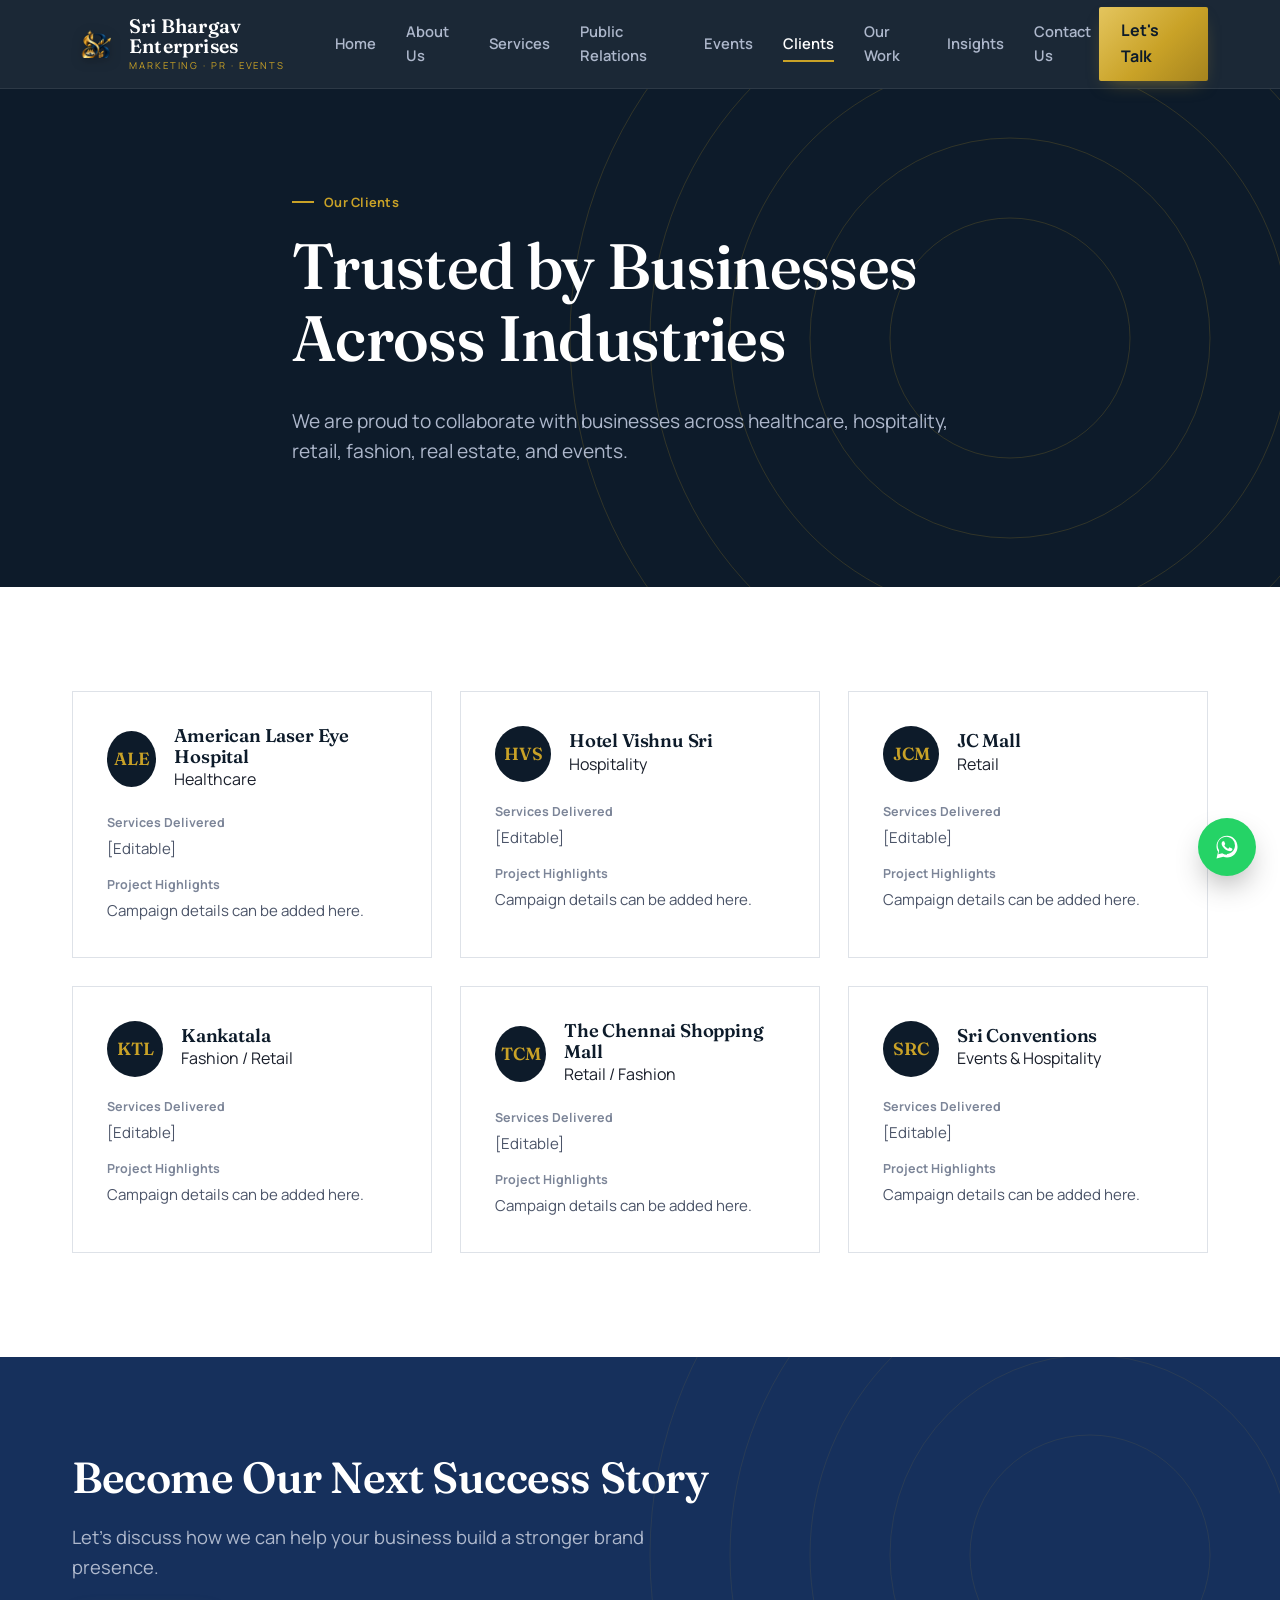
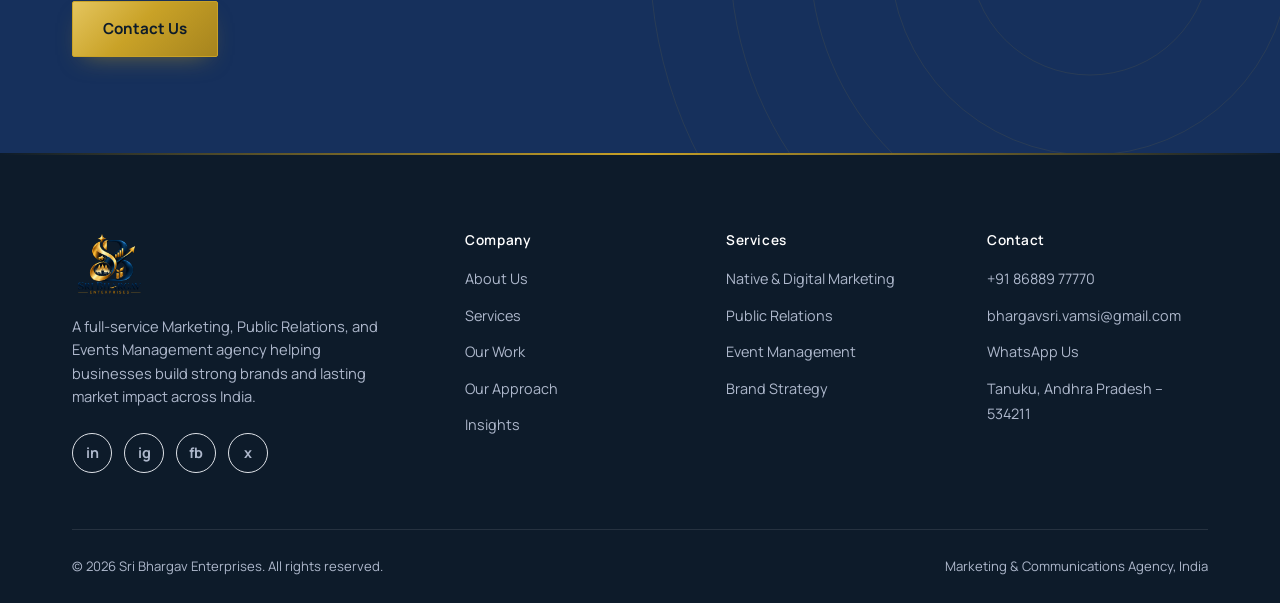
<file: clients.html>
<!DOCTYPE html>
<html lang="en">
<head>
<meta charset="UTF-8">
<meta name="viewport" content="width=device-width, initial-scale=1.0">
<title>Our Clients | Sri Bhargav Enterprises</title>
<meta name="description" content="Sri Bhargav Enterprises works with businesses across healthcare, hospitality, retail, and fashion — see the brands we partner with.">
<link rel="preconnect" href="https://fonts.googleapis.com">
<link rel="preconnect" href="https://fonts.gstatic.com" crossorigin>
<link href="https://fonts.googleapis.com/css2?family=Fraunces:opsz,wght@9..144,400;9..144,500;9..144,600;9..144,700&family=Manrope:wght@400;500;600;700;800&display=swap" rel="stylesheet">
<link rel="stylesheet" href="styles.css">
<link rel="icon" type="image/png" href="favicon-32.png">
</head>
<body class="">
  <a class="skip-link" href="#main">Skip to content</a>
  <header class="site-header">
    <div class="container nav">
      <a href="index.html" class="logo">
        <img src="assets/logo-icon.png" class="logo-mark" alt="Sri Bhargav Enterprises" width="46" height="46">
        <span class="logo-text">
          <span class="word1">Sri Bhargav Enterprises</span>
          <span class="word2">MARKETING &middot; PR &middot; EVENTS</span>
        </span>
      </a>
      <nav class="nav-links" aria-label="Primary">
        <a href="index.html">Home</a>
        <a href="about.html">About Us</a>
        <a href="services.html">Services</a>
        <a href="public-relations.html">Public Relations</a>
        <a href="events.html">Events</a>
        <a href="clients.html" class="active">Clients</a>
        <a href="portfolio.html">Our Work</a>
        <a href="insights.html">Insights</a>
        <a href="contact.html">Contact Us</a>
      </nav>
      <div style="display:flex; align-items:center; gap:14px;">
        <a href="contact.html" class="nav-cta">Let's Talk</a>
        <button class="nav-toggle" aria-label="Toggle menu"><span></span><span></span><span></span></button>
      </div>
    </div>
  </header>

  <main id="main">

    <section class="hero hero-page">
      <svg class="hero-arcs" viewBox="0 0 900 900" aria-hidden="true">
  <circle cx="450" cy="450" r="120"/><circle cx="450" cy="450" r="200"/>
  <circle cx="450" cy="450" r="280"/><circle cx="450" cy="450" r="360"/>
  <circle cx="450" cy="450" r="440"/>
</svg>
      <div class="container hero-inner">
        <span class="label">Our Clients</span>
        <h1>Trusted by Businesses Across Industries</h1>
        <p class="lede">We are proud to collaborate with businesses across healthcare, hospitality, retail, fashion, real estate, and events.</p>
      </div>
    </section>

    <section class="pad">
      <div class="container">
        <div class="grid grid-3">
          <div class="client-card reveal">
          <div class="top"><span class="client-mark">ALE</span><div><h3 style="margin:0; font-size:1.15rem;">American Laser Eye Hospital</h3><span class="cind">Healthcare</span></div></div>
          <dl>
            <dt>Services Delivered</dt><dd>[Editable]</dd>
            <dt>Project Highlights</dt><dd>Campaign details can be added here.</dd>
          </dl>
        </div>
<div class="client-card reveal">
          <div class="top"><span class="client-mark">HVS</span><div><h3 style="margin:0; font-size:1.15rem;">Hotel Vishnu Sri</h3><span class="cind">Hospitality</span></div></div>
          <dl>
            <dt>Services Delivered</dt><dd>[Editable]</dd>
            <dt>Project Highlights</dt><dd>Campaign details can be added here.</dd>
          </dl>
        </div>
<div class="client-card reveal">
          <div class="top"><span class="client-mark">JCM</span><div><h3 style="margin:0; font-size:1.15rem;">JC Mall</h3><span class="cind">Retail</span></div></div>
          <dl>
            <dt>Services Delivered</dt><dd>[Editable]</dd>
            <dt>Project Highlights</dt><dd>Campaign details can be added here.</dd>
          </dl>
        </div>
<div class="client-card reveal">
          <div class="top"><span class="client-mark">KTL</span><div><h3 style="margin:0; font-size:1.15rem;">Kankatala</h3><span class="cind">Fashion / Retail</span></div></div>
          <dl>
            <dt>Services Delivered</dt><dd>[Editable]</dd>
            <dt>Project Highlights</dt><dd>Campaign details can be added here.</dd>
          </dl>
        </div>
<div class="client-card reveal">
          <div class="top"><span class="client-mark">TCM</span><div><h3 style="margin:0; font-size:1.15rem;">The Chennai Shopping Mall</h3><span class="cind">Retail / Fashion</span></div></div>
          <dl>
            <dt>Services Delivered</dt><dd>[Editable]</dd>
            <dt>Project Highlights</dt><dd>Campaign details can be added here.</dd>
          </dl>
        </div>
<div class="client-card reveal">
          <div class="top"><span class="client-mark">SRC</span><div><h3 style="margin:0; font-size:1.15rem;">Sri Conventions</h3><span class="cind">Events &amp; Hospitality</span></div></div>
          <dl>
            <dt>Services Delivered</dt><dd>[Editable]</dd>
            <dt>Project Highlights</dt><dd>Campaign details can be added here.</dd>
          </dl>
        </div>
        </div>
      </div>
    </section>

    <section class="cta-band">
      <svg class="hero-arcs" viewBox="0 0 900 900" aria-hidden="true">
  <circle cx="450" cy="450" r="120"/><circle cx="450" cy="450" r="200"/>
  <circle cx="450" cy="450" r="280"/><circle cx="450" cy="450" r="360"/>
  <circle cx="450" cy="450" r="440"/>
</svg>
      <div class="container cta-inner">
        <h2>Become Our Next Success Story</h2>
        <p class="lede" style="color:var(--on-dark-soft);">Let's discuss how we can help your business build a stronger brand presence.</p>
        <div class="btn-row"><a href="contact.html" class="btn btn-primary">Contact Us</a></div>
      </div>
    </section>

  </main>
  <footer class="site-footer">
    <div class="container">
      <div class="footer-grid">
        <div>
          <img src="assets/logo-lockup.png" alt="Sri Bhargav Enterprises" class="footer-logo">
          <p style="margin-top:18px; max-width:34ch; color:var(--on-dark-soft); font-size:.92rem;">A full-service Marketing, Public Relations, and Events Management agency helping businesses build strong brands and lasting market impact across India.</p>
          <div class="social-row">
            <a href="#" aria-label="LinkedIn">in</a>
            <a href="#" aria-label="Instagram">ig</a>
            <a href="#" aria-label="Facebook">fb</a>
            <a href="#" aria-label="Twitter / X">x</a>
          </div>
        </div>
        <div>
          <h4>Company</h4>
          <ul>
            <li><a href="about.html">About Us</a></li>
            <li><a href="services.html">Services</a></li>
            <li><a href="portfolio.html">Our Work</a></li>
            <li><a href="approach.html">Our Approach</a></li>
            <li><a href="insights.html">Insights</a></li>
          </ul>
        </div>
        <div>
          <h4>Services</h4>
          <ul>
            <li><a href="services.html">Native &amp; Digital Marketing</a></li>
            <li><a href="public-relations.html">Public Relations</a></li>
            <li><a href="events.html">Event Management</a></li>
            <li><a href="services.html">Brand Strategy</a></li>
          </ul>
        </div>
        <div>
          <h4>Contact</h4>
          <ul>
            <li><a href="tel:+918688977770">+91 86889 77770</a></li>
            <li><a href="mailto:bhargavsri.vamsi@gmail.com">bhargavsri.vamsi@gmail.com</a></li>
            <li><a href="https://wa.me/918688977770?text=Hello%20Sri%20Bhargav%20Enterprises,%20I%20would%20like%20to%20know%20more%20about%20your%20marketing,%20PR,%20or%20event%20management%20services." target="_blank" rel="noopener">WhatsApp Us</a></li>
            <li><a href="contact.html">Tanuku, Andhra Pradesh &ndash; 534211</a></li>
          </ul>
        </div>
      </div>
      <div class="footer-bottom">
        <span>&copy; 2026 Sri Bhargav Enterprises. All rights reserved.</span>
        <span>Marketing &amp; Communications Agency, India</span>
      </div>
    </div>
  </footer>
  <script src="main.js"></script>

  <a href="https://wa.me/918688977770?text=Hello%20Sri%20Bhargav%20Enterprises,%20I%20would%20like%20to%20know%20more%20about%20your%20marketing,%20PR,%20or%20event%20management%20services." target="_blank" rel="noopener" class="wa-float" aria-label="Chat on WhatsApp">
    <svg viewBox="0 0 32 32" width="28" height="28" fill="currentColor" aria-hidden="true"><path d="M16.02 3C9.4 3 4 8.4 4 15.02c0 2.35.65 4.55 1.78 6.43L4 29l7.74-1.74a11.94 11.94 0 0 0 4.28.79h.01c6.62 0 12.02-5.4 12.02-12.02C28.05 8.4 22.65 3 16.02 3zm0 21.86h-.01a9.9 9.9 0 0 1-5.05-1.38l-.36-.21-4.55 1.02.98-4.48-.24-.37a9.86 9.86 0 0 1-1.5-5.24c0-5.46 4.45-9.9 9.92-9.9 2.65 0 5.13 1.03 7 2.9a9.83 9.83 0 0 1 2.9 7.01c0 5.47-4.45 9.65-9.09 9.65zm5.44-7.4c-.3-.15-1.77-.87-2.04-.97-.27-.1-.48-.15-.68.15-.2.3-.78.97-.96 1.17-.18.2-.35.22-.65.07-.3-.15-1.26-.46-2.4-1.47-.89-.79-1.48-1.77-1.66-2.07-.17-.3-.02-.46.13-.61.14-.14.3-.35.45-.53.15-.18.2-.3.3-.5.1-.2.05-.38-.02-.53-.08-.15-.68-1.65-.94-2.26-.25-.6-.5-.51-.68-.52-.18-.01-.38-.01-.58-.01s-.53.07-.81.38c-.27.3-1.06 1.04-1.06 2.53s1.09 2.94 1.24 3.14c.15.2 2.15 3.28 5.2 4.6.73.31 1.3.5 1.74.64.73.23 1.4.2 1.92.12.59-.09 1.77-.72 2.02-1.42.25-.7.25-1.29.17-1.42-.07-.12-.27-.2-.57-.35z"/></svg>
  </a>
</body>
</html>
</file>
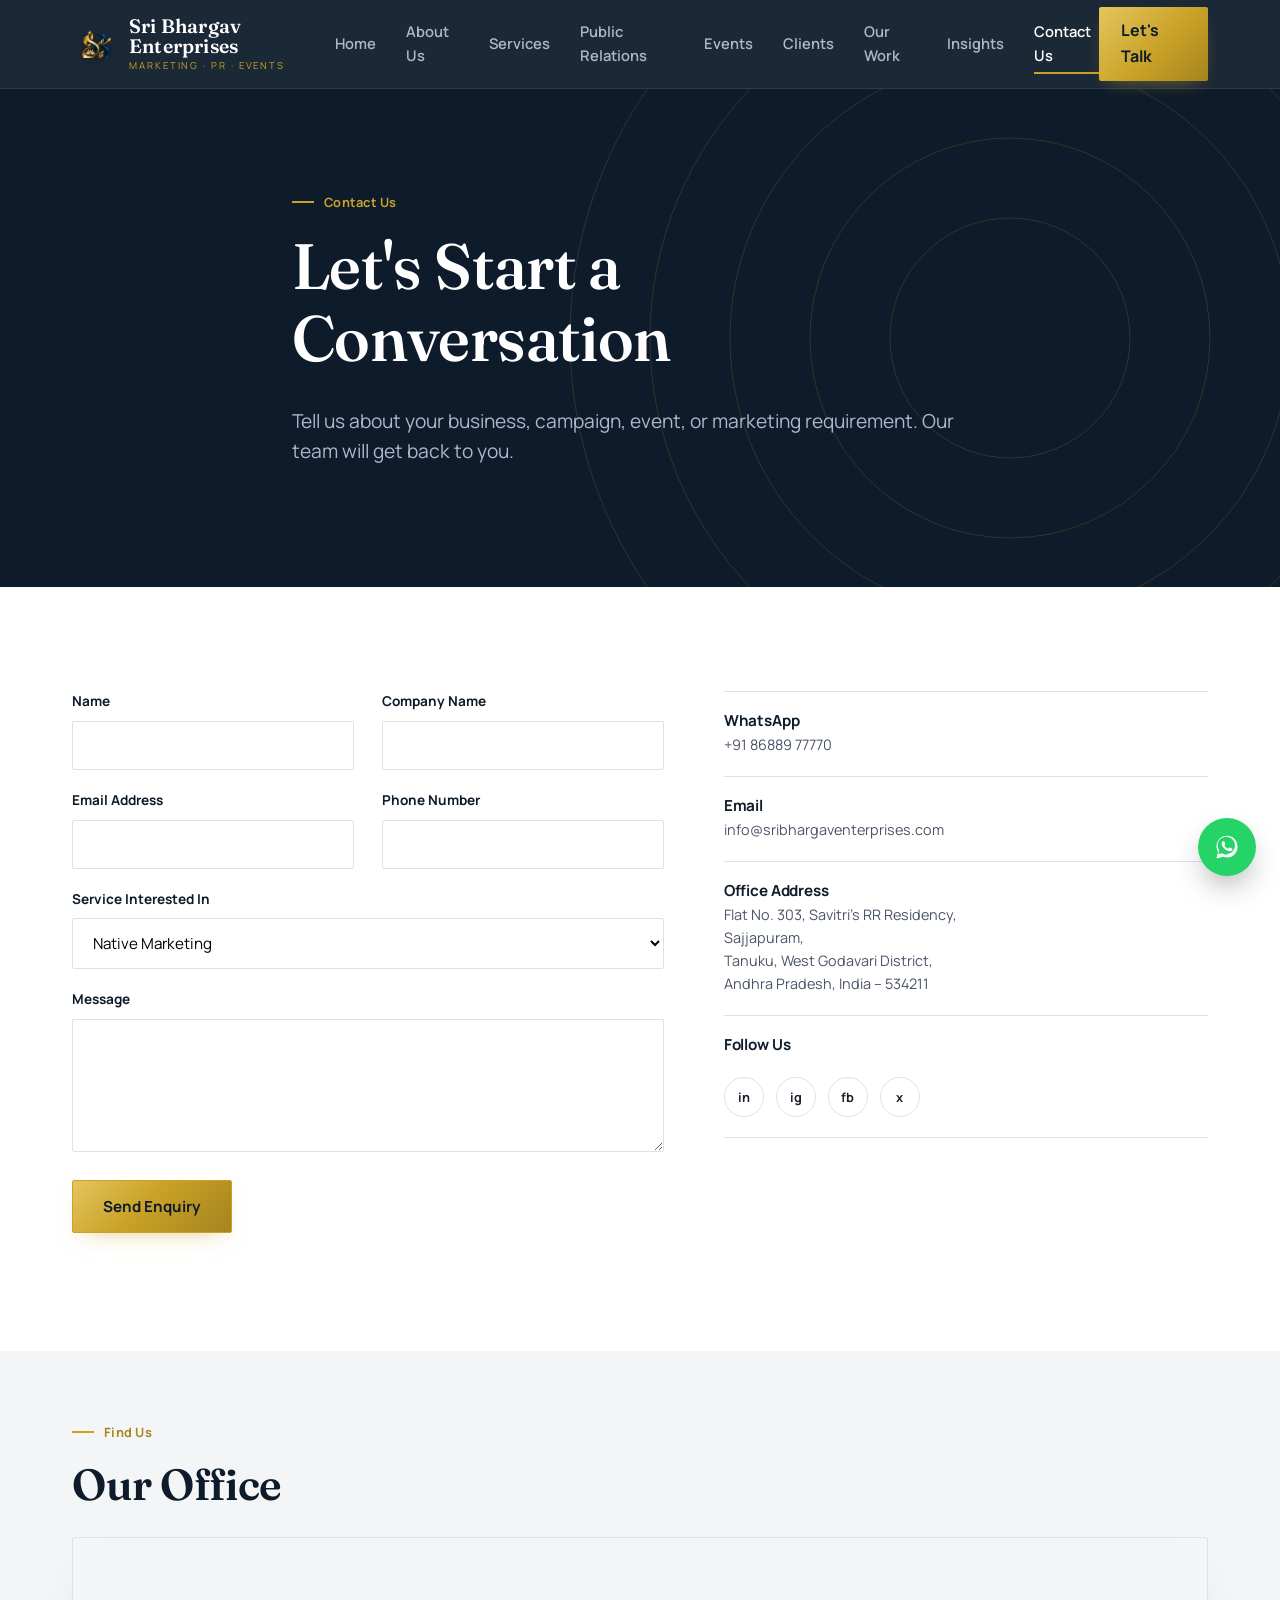
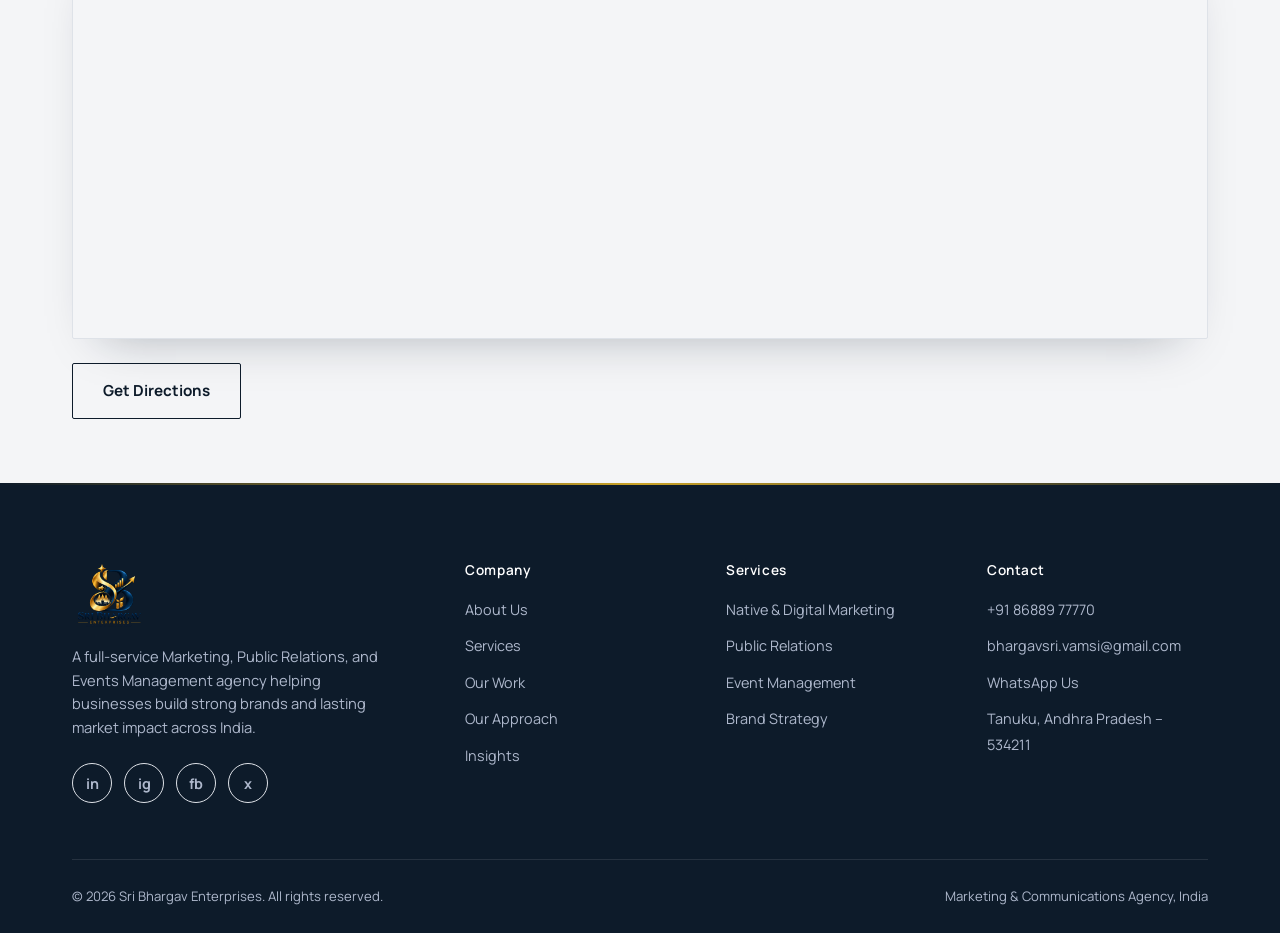
<file: contact.html>
<!DOCTYPE html>
<html lang="en">
<head>
<meta charset="UTF-8">
<meta name="viewport" content="width=device-width, initial-scale=1.0">
<title>Contact Us | Sri Bhargav Enterprises</title>
<meta name="description" content="Get in touch with Sri Bhargav Enterprises for marketing, digital marketing, public relations, event management, and brand promotion enquiries.">
<link rel="preconnect" href="https://fonts.googleapis.com">
<link rel="preconnect" href="https://fonts.gstatic.com" crossorigin>
<link href="https://fonts.googleapis.com/css2?family=Fraunces:opsz,wght@9..144,400;9..144,500;9..144,600;9..144,700&family=Manrope:wght@400;500;600;700;800&display=swap" rel="stylesheet">
<link rel="stylesheet" href="styles.css">
<link rel="icon" type="image/png" href="favicon-32.png">
</head>
<body class="">
  <a class="skip-link" href="#main">Skip to content</a>
  <header class="site-header">
    <div class="container nav">
      <a href="index.html" class="logo">
        <img src="assets/logo-icon.png" class="logo-mark" alt="Sri Bhargav Enterprises" width="46" height="46">
        <span class="logo-text">
          <span class="word1">Sri Bhargav Enterprises</span>
          <span class="word2">MARKETING &middot; PR &middot; EVENTS</span>
        </span>
      </a>
      <nav class="nav-links" aria-label="Primary">
        <a href="index.html">Home</a>
        <a href="about.html">About Us</a>
        <a href="services.html">Services</a>
        <a href="public-relations.html">Public Relations</a>
        <a href="events.html">Events</a>
        <a href="clients.html">Clients</a>
        <a href="portfolio.html">Our Work</a>
        <a href="insights.html">Insights</a>
        <a href="contact.html" class="active">Contact Us</a>
      </nav>
      <div style="display:flex; align-items:center; gap:14px;">
        <a href="contact.html" class="nav-cta">Let's Talk</a>
        <button class="nav-toggle" aria-label="Toggle menu"><span></span><span></span><span></span></button>
      </div>
    </div>
  </header>

  <main id="main">

    <section class="hero hero-page">
      <svg class="hero-arcs" viewBox="0 0 900 900" aria-hidden="true">
  <circle cx="450" cy="450" r="120"/><circle cx="450" cy="450" r="200"/>
  <circle cx="450" cy="450" r="280"/><circle cx="450" cy="450" r="360"/>
  <circle cx="450" cy="450" r="440"/>
</svg>
      <div class="container hero-inner">
        <span class="label">Contact Us</span>
        <h1>Let's Start a Conversation</h1>
        <p class="lede">Tell us about your business, campaign, event, or marketing requirement. Our team will get back to you.</p>
      </div>
    </section>

    <section class="pad">
      <div class="container contact-grid">
        <div class="reveal">
          <form id="enquiry-form">
            <div class="grid grid-2">
              <div class="field"><label for="name">Name</label><input id="name" name="name" type="text" required></div>
              <div class="field"><label for="company">Company Name</label><input id="company" name="company" type="text"></div>
            </div>
            <div class="grid grid-2">
              <div class="field"><label for="email">Email Address</label><input id="email" name="email" type="email" required></div>
              <div class="field"><label for="phone">Phone Number</label><input id="phone" name="phone" type="tel" required></div>
            </div>
            <div class="field">
              <label for="service">Service Interested In</label>
              <select id="service" name="service">
                <option>Native Marketing</option>
                <option>Digital Marketing</option>
                <option>Public Relations</option>
                <option>Event Management</option>
                <option>Brand Promotions</option>
                <option>Social Media Marketing</option>
                <option>Other</option>
              </select>
            </div>
            <div class="field"><label for="message">Message</label><textarea id="message" name="message" rows="5"></textarea></div>
            <button type="submit" class="btn btn-primary">Send Enquiry</button>
            <p id="form-note" style="margin-top:14px; font-size:.9rem;"></p>
          </form>
        </div>
        <div class="reveal">
          <div class="contact-info-item">
            <div><h4>WhatsApp</h4><p><a href="https://wa.me/918688977770?text=Hello%20Sri%20Bhargav%20Enterprises%2C%20I%20would%20like%20to%20know%20more%20about%20your%20marketing%2C%20PR%2C%20or%20event%20management%20services." target="_blank" rel="noopener">+91 86889 77770</a></p></div>
          </div>
          <div class="contact-info-item">
            <div><h4>Email</h4><p><a href="mailto:info@sribhargaventerprises.com">info@sribhargaventerprises.com</a></p></div>
          </div>
          <div class="contact-info-item">
            <div><h4>Office Address</h4><p>Flat No. 303, Savitri&rsquo;s RR Residency,<br>Sajjapuram,<br>Tanuku, West Godavari District,<br>Andhra Pradesh, India &ndash; 534211</p></div>
          </div>
          <div class="contact-info-item">
            <div>
              <h4>Follow Us</h4>
              <div class="social-row">
                <a href="#" aria-label="LinkedIn">in</a>
                <a href="#" aria-label="Instagram">ig</a>
                <a href="#" aria-label="Facebook">fb</a>
                <a href="#" aria-label="Twitter / X">x</a>
              </div>
            </div>
          </div>
        </div>
      </div>
    </section>

    <section class="pad-sm bg-mist">
      <div class="container reveal">
        <span class="label">Find Us</span>
        <h2 style="margin-bottom:28px;">Our Office</h2>
        <div class="map-wrap">
          <iframe
            title="Sri Bhargav Enterprises office location — Tanuku, Andhra Pradesh"
            src="https://www.google.com/maps?q=23-2-7,+Vanapalli+Vari+Street,+Sajjapuram,+Tanuku,+West+Godavari+District,+Andhra+Pradesh+534211&output=embed"
            loading="lazy" referrerpolicy="no-referrer-when-downgrade" allowfullscreen></iframe>
        </div>
        <a href="https://www.google.com/maps/search/?api=1&query=23-2-7+Vanapalli+Vari+Street+Sajjapuram+Tanuku+West+Godavari+District+Andhra+Pradesh+534211" target="_blank" rel="noopener" class="btn btn-outline" style="margin-top:24px;">Get Directions</a>
      </div>
    </section>

  </main>
  <footer class="site-footer">
    <div class="container">
      <div class="footer-grid">
        <div>
          <img src="assets/logo-lockup.png" alt="Sri Bhargav Enterprises" class="footer-logo">
          <p style="margin-top:18px; max-width:34ch; color:var(--on-dark-soft); font-size:.92rem;">A full-service Marketing, Public Relations, and Events Management agency helping businesses build strong brands and lasting market impact across India.</p>
          <div class="social-row">
            <a href="#" aria-label="LinkedIn">in</a>
            <a href="#" aria-label="Instagram">ig</a>
            <a href="#" aria-label="Facebook">fb</a>
            <a href="#" aria-label="Twitter / X">x</a>
          </div>
        </div>
        <div>
          <h4>Company</h4>
          <ul>
            <li><a href="about.html">About Us</a></li>
            <li><a href="services.html">Services</a></li>
            <li><a href="portfolio.html">Our Work</a></li>
            <li><a href="approach.html">Our Approach</a></li>
            <li><a href="insights.html">Insights</a></li>
          </ul>
        </div>
        <div>
          <h4>Services</h4>
          <ul>
            <li><a href="services.html">Native &amp; Digital Marketing</a></li>
            <li><a href="public-relations.html">Public Relations</a></li>
            <li><a href="events.html">Event Management</a></li>
            <li><a href="services.html">Brand Strategy</a></li>
          </ul>
        </div>
        <div>
          <h4>Contact</h4>
          <ul>
            <li><a href="tel:+918688977770">+91 86889 77770</a></li>
            <li><a href="mailto:bhargavsri.vamsi@gmail.com">bhargavsri.vamsi@gmail.com</a></li>
            <li><a href="https://wa.me/918688977770?text=Hello%20Sri%20Bhargav%20Enterprises,%20I%20would%20like%20to%20know%20more%20about%20your%20marketing,%20PR,%20or%20event%20management%20services." target="_blank" rel="noopener">WhatsApp Us</a></li>
            <li><a href="contact.html">Tanuku, Andhra Pradesh &ndash; 534211</a></li>
          </ul>
        </div>
      </div>
      <div class="footer-bottom">
        <span>&copy; 2026 Sri Bhargav Enterprises. All rights reserved.</span>
        <span>Marketing &amp; Communications Agency, India</span>
      </div>
    </div>
  </footer>
  <script src="main.js"></script>

  <a href="https://wa.me/918688977770?text=Hello%20Sri%20Bhargav%20Enterprises,%20I%20would%20like%20to%20know%20more%20about%20your%20marketing,%20PR,%20or%20event%20management%20services." target="_blank" rel="noopener" class="wa-float" aria-label="Chat on WhatsApp">
    <svg viewBox="0 0 32 32" width="28" height="28" fill="currentColor" aria-hidden="true"><path d="M16.02 3C9.4 3 4 8.4 4 15.02c0 2.35.65 4.55 1.78 6.43L4 29l7.74-1.74a11.94 11.94 0 0 0 4.28.79h.01c6.62 0 12.02-5.4 12.02-12.02C28.05 8.4 22.65 3 16.02 3zm0 21.86h-.01a9.9 9.9 0 0 1-5.05-1.38l-.36-.21-4.55 1.02.98-4.48-.24-.37a9.86 9.86 0 0 1-1.5-5.24c0-5.46 4.45-9.9 9.92-9.9 2.65 0 5.13 1.03 7 2.9a9.83 9.83 0 0 1 2.9 7.01c0 5.47-4.45 9.65-9.09 9.65zm5.44-7.4c-.3-.15-1.77-.87-2.04-.97-.27-.1-.48-.15-.68.15-.2.3-.78.97-.96 1.17-.18.2-.35.22-.65.07-.3-.15-1.26-.46-2.4-1.47-.89-.79-1.48-1.77-1.66-2.07-.17-.3-.02-.46.13-.61.14-.14.3-.35.45-.53.15-.18.2-.3.3-.5.1-.2.05-.38-.02-.53-.08-.15-.68-1.65-.94-2.26-.25-.6-.5-.51-.68-.52-.18-.01-.38-.01-.58-.01s-.53.07-.81.38c-.27.3-1.06 1.04-1.06 2.53s1.09 2.94 1.24 3.14c.15.2 2.15 3.28 5.2 4.6.73.31 1.3.5 1.74.64.73.23 1.4.2 1.92.12.59-.09 1.77-.72 2.02-1.42.25-.7.25-1.29.17-1.42-.07-.12-.27-.2-.57-.35z"/></svg>
  </a>
</body>
</html>
</file>
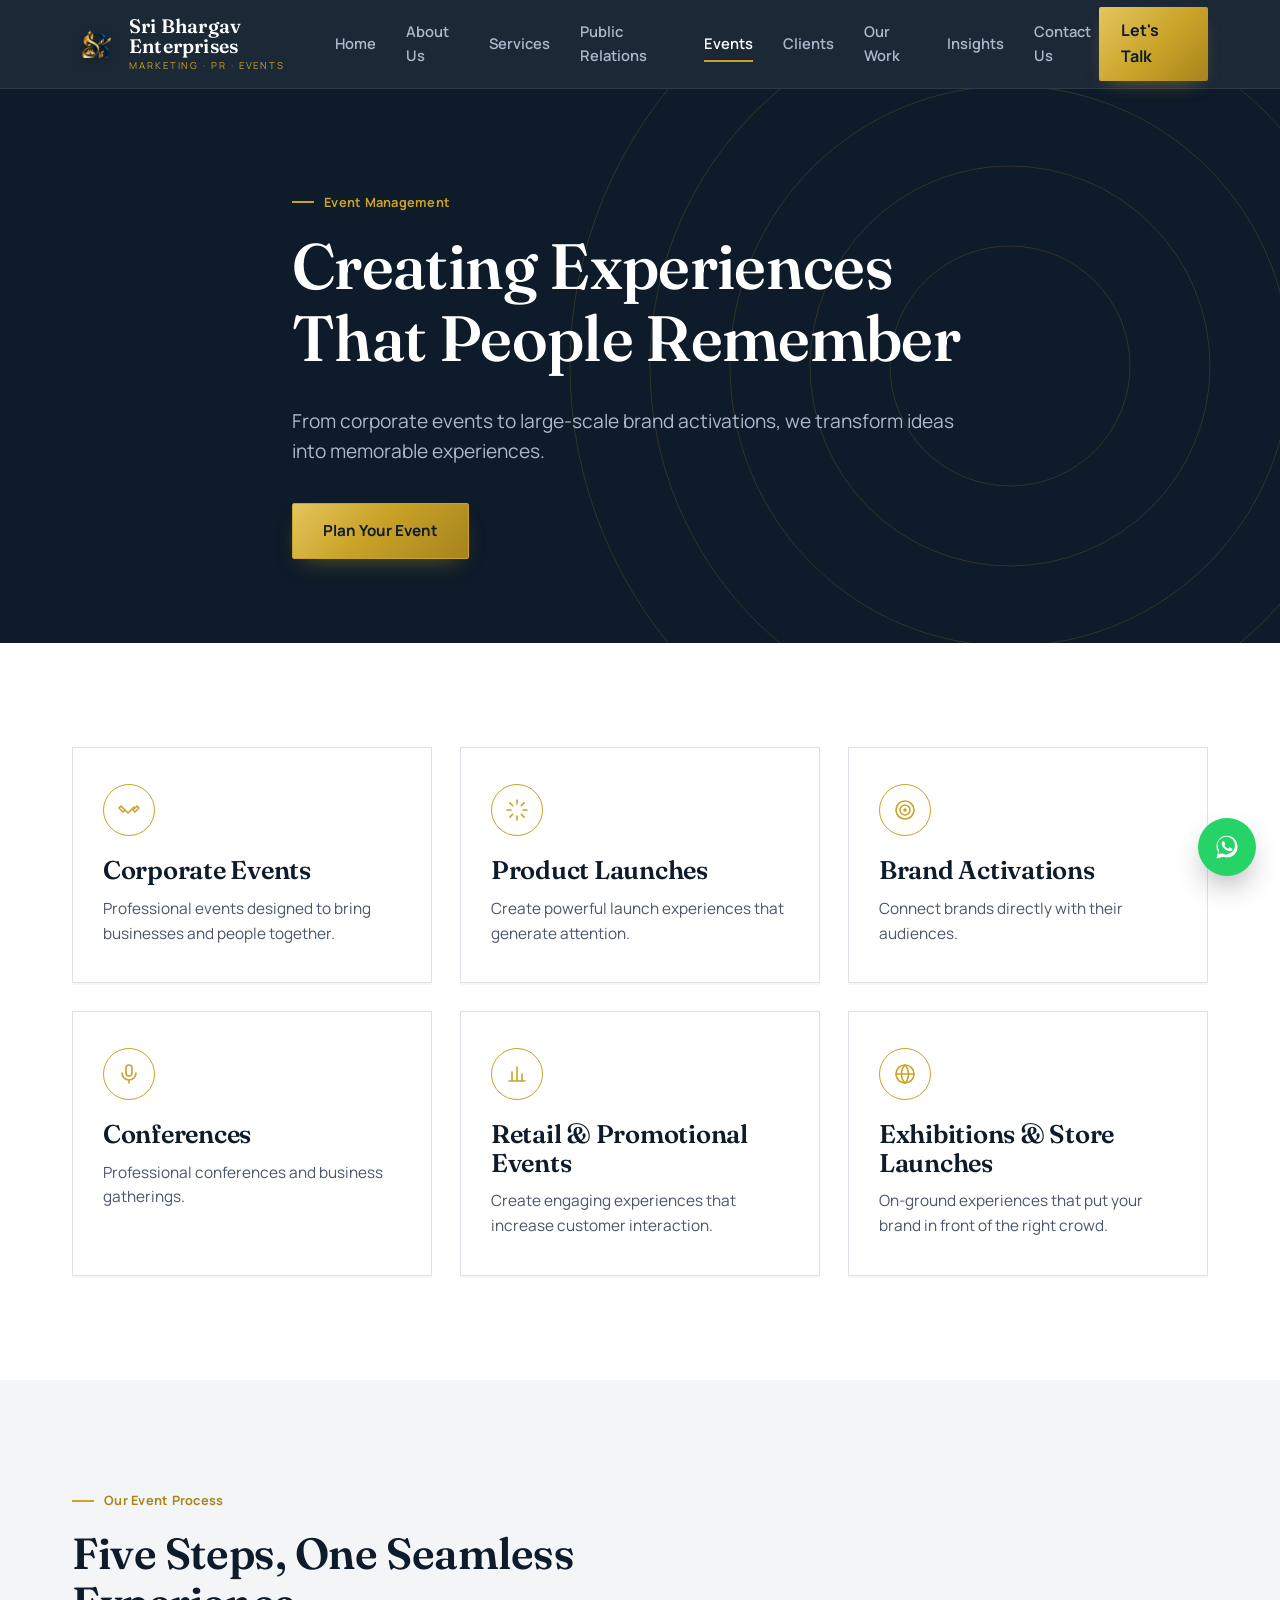
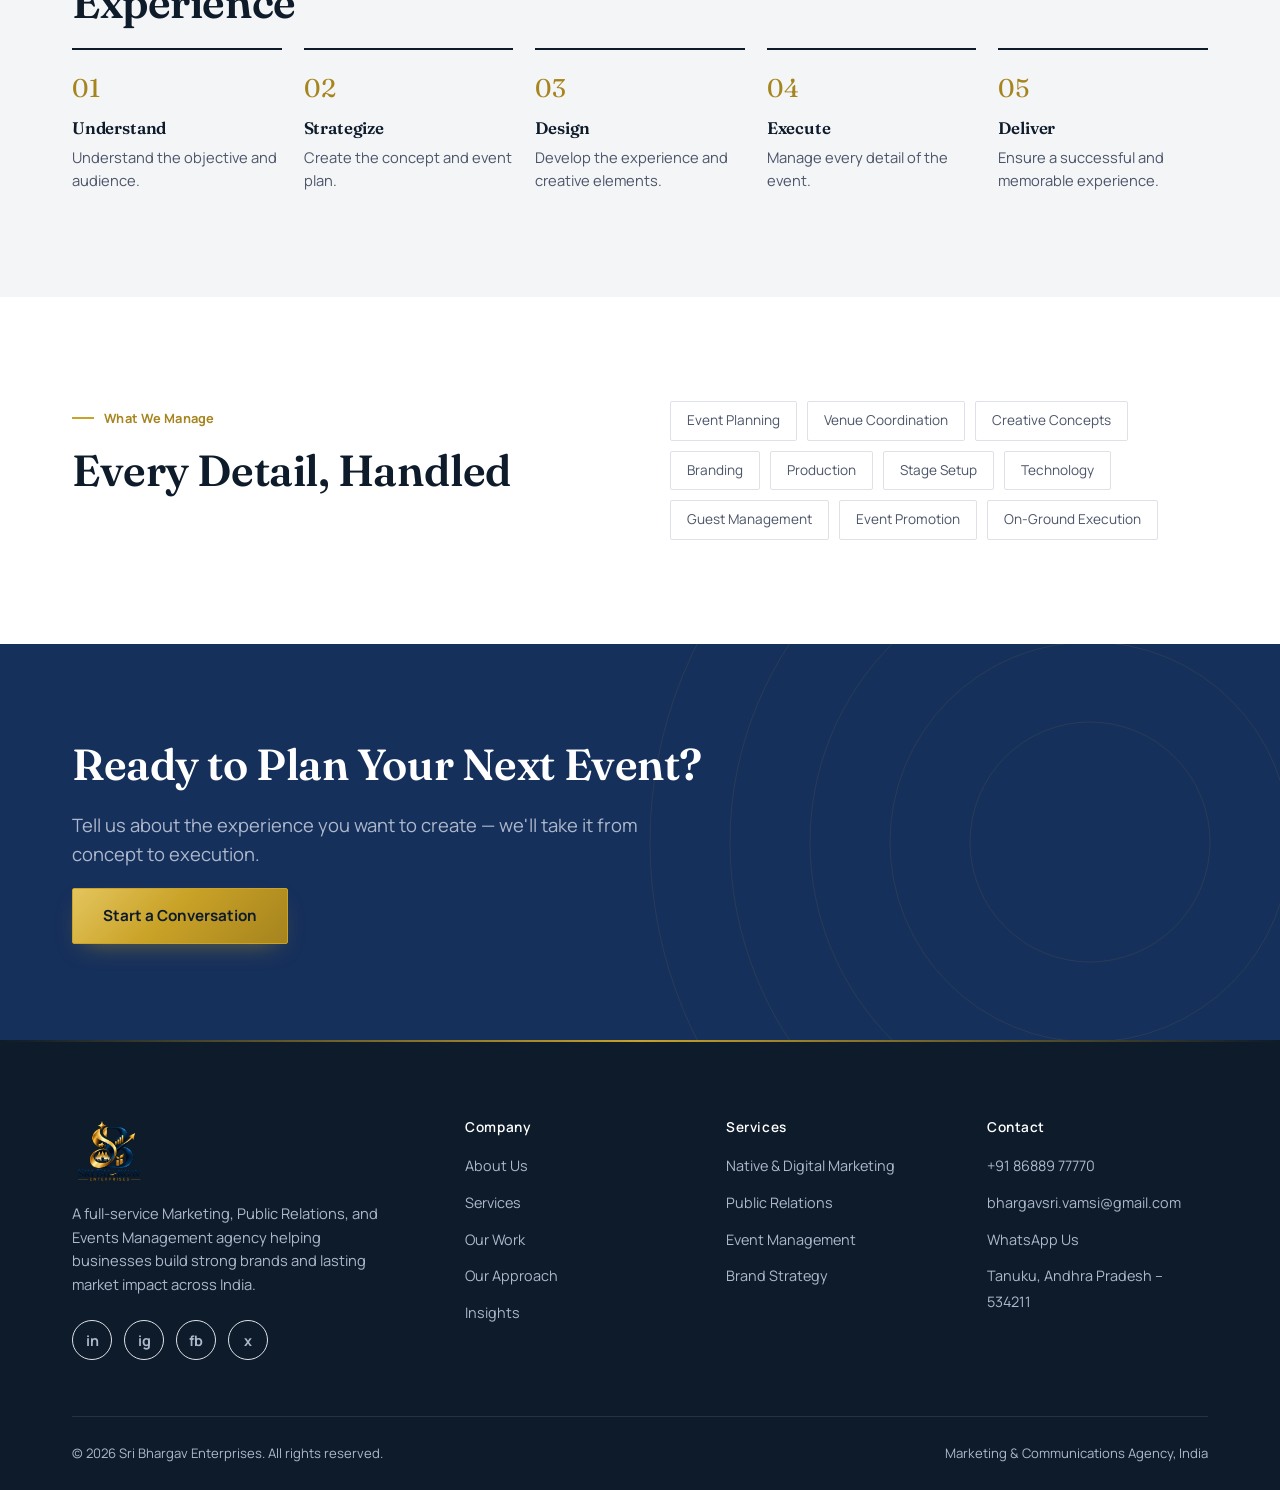
<file: events.html>
<!DOCTYPE html>
<html lang="en">
<head>
<meta charset="UTF-8">
<meta name="viewport" content="width=device-width, initial-scale=1.0">
<title>Event Management Services | Sri Bhargav Enterprises</title>
<meta name="description" content="Corporate events, product launches, brand activations, and conferences — planned and executed end to end by Sri Bhargav Enterprises.">
<link rel="preconnect" href="https://fonts.googleapis.com">
<link rel="preconnect" href="https://fonts.gstatic.com" crossorigin>
<link href="https://fonts.googleapis.com/css2?family=Fraunces:opsz,wght@9..144,400;9..144,500;9..144,600;9..144,700&family=Manrope:wght@400;500;600;700;800&display=swap" rel="stylesheet">
<link rel="stylesheet" href="styles.css">
<link rel="icon" type="image/png" href="favicon-32.png">
</head>
<body class="">
  <a class="skip-link" href="#main">Skip to content</a>
  <header class="site-header">
    <div class="container nav">
      <a href="index.html" class="logo">
        <img src="assets/logo-icon.png" class="logo-mark" alt="Sri Bhargav Enterprises" width="46" height="46">
        <span class="logo-text">
          <span class="word1">Sri Bhargav Enterprises</span>
          <span class="word2">MARKETING &middot; PR &middot; EVENTS</span>
        </span>
      </a>
      <nav class="nav-links" aria-label="Primary">
        <a href="index.html">Home</a>
        <a href="about.html">About Us</a>
        <a href="services.html">Services</a>
        <a href="public-relations.html">Public Relations</a>
        <a href="events.html" class="active">Events</a>
        <a href="clients.html">Clients</a>
        <a href="portfolio.html">Our Work</a>
        <a href="insights.html">Insights</a>
        <a href="contact.html">Contact Us</a>
      </nav>
      <div style="display:flex; align-items:center; gap:14px;">
        <a href="contact.html" class="nav-cta">Let's Talk</a>
        <button class="nav-toggle" aria-label="Toggle menu"><span></span><span></span><span></span></button>
      </div>
    </div>
  </header>

  <main id="main">

    <section class="hero hero-page">
      <svg class="hero-arcs" viewBox="0 0 900 900" aria-hidden="true">
  <circle cx="450" cy="450" r="120"/><circle cx="450" cy="450" r="200"/>
  <circle cx="450" cy="450" r="280"/><circle cx="450" cy="450" r="360"/>
  <circle cx="450" cy="450" r="440"/>
</svg>
      <div class="container hero-inner">
        <span class="label">Event Management</span>
        <h1>Creating Experiences That People Remember</h1>
        <p class="lede">From corporate events to large-scale brand activations, we transform ideas into memorable experiences.</p>
        <div class="btn-row"><a href="contact.html" class="btn btn-primary">Plan Your Event</a></div>
      </div>
    </section>

    <section class="pad">
      <div class="container">
        <div class="grid grid-3">
          <div class="svc-card reveal"><span class="icon-badge"><svg viewBox="0 0 24 24" stroke-width="1.6" stroke-linecap="round" stroke-linejoin="round"><path d="M8 12l3 3 6-6M4 8l4 4-2 2-4-4z"/><path d="M20 8l-4 4 2 2 4-4z"/></svg></span><h3>Corporate Events</h3><p>Professional events designed to bring businesses and people together.</p></div>
          <div class="svc-card reveal"><span class="icon-badge"><svg viewBox="0 0 24 24" stroke-width="1.6" stroke-linecap="round" stroke-linejoin="round"><path d="M12 2v4M12 18v4M4.9 4.9l2.8 2.8M16.3 16.3l2.8 2.8M2 12h4M18 12h4M4.9 19.1l2.8-2.8M16.3 7.7l2.8-2.8"/></svg></span><h3>Product Launches</h3><p>Create powerful launch experiences that generate attention.</p></div>
          <div class="svc-card reveal"><span class="icon-badge"><svg viewBox="0 0 24 24" stroke-width="1.6" stroke-linecap="round" stroke-linejoin="round"><circle cx="12" cy="12" r="9"/><circle cx="12" cy="12" r="5"/><circle cx="12" cy="12" r="1"/></svg></span><h3>Brand Activations</h3><p>Connect brands directly with their audiences.</p></div>
          <div class="svc-card reveal"><span class="icon-badge"><svg viewBox="0 0 24 24" stroke-width="1.6" stroke-linecap="round" stroke-linejoin="round"><rect x="9" y="3" width="6" height="11" rx="3"/><path d="M5 11a7 7 0 0 0 14 0M12 18v3"/></svg></span><h3>Conferences</h3><p>Professional conferences and business gatherings.</p></div>
          <div class="svc-card reveal"><span class="icon-badge"><svg viewBox="0 0 24 24" stroke-width="1.6" stroke-linecap="round" stroke-linejoin="round"><path d="M4 19h16M7 19V10M12 19V5M17 19v-7"/></svg></span><h3>Retail &amp; Promotional Events</h3><p>Create engaging experiences that increase customer interaction.</p></div>
          <div class="svc-card reveal"><span class="icon-badge"><svg viewBox="0 0 24 24" stroke-width="1.6" stroke-linecap="round" stroke-linejoin="round"><circle cx="12" cy="12" r="9"/><path d="M3 12h18M12 3c2.5 2.5 3.5 5.5 3.5 9s-1 6.5-3.5 9c-2.5-2.5-3.5-5.5-3.5-9s1-6.5 3.5-9z"/></svg></span><h3>Exhibitions &amp; Store Launches</h3><p>On-ground experiences that put your brand in front of the right crowd.</p></div>
        </div>
      </div>
    </section>

    <section class="pad bg-mist">
      <div class="container">
        <div class="reveal" style="max-width:640px; margin-bottom:12px;">
          <span class="label">Our Event Process</span>
          <h2>Five Steps, One Seamless Experience</h2>
        </div>
        <div class="process reveal">
          <div class="step"><span class="step-num">01</span><h3>Understand</h3><p>Understand the objective and audience.</p></div>
<div class="step"><span class="step-num">02</span><h3>Strategize</h3><p>Create the concept and event plan.</p></div>
<div class="step"><span class="step-num">03</span><h3>Design</h3><p>Develop the experience and creative elements.</p></div>
<div class="step"><span class="step-num">04</span><h3>Execute</h3><p>Manage every detail of the event.</p></div>
<div class="step"><span class="step-num">05</span><h3>Deliver</h3><p>Ensure a successful and memorable experience.</p></div>
        </div>
      </div>
    </section>

    <section class="pad">
      <div class="container two-col">
        <div class="reveal">
          <span class="label">What We Manage</span>
          <h2>Every Detail, Handled</h2>
        </div>
        <div class="reveal">
          <div class="tag-list" style="margin-top:0;">
            <span class="tag">Event Planning</span><span class="tag">Venue Coordination</span>
            <span class="tag">Creative Concepts</span><span class="tag">Branding</span>
            <span class="tag">Production</span><span class="tag">Stage Setup</span>
            <span class="tag">Technology</span><span class="tag">Guest Management</span>
            <span class="tag">Event Promotion</span><span class="tag">On-Ground Execution</span>
          </div>
        </div>
      </div>
    </section>

    <section class="cta-band">
      <svg class="hero-arcs" viewBox="0 0 900 900" aria-hidden="true">
  <circle cx="450" cy="450" r="120"/><circle cx="450" cy="450" r="200"/>
  <circle cx="450" cy="450" r="280"/><circle cx="450" cy="450" r="360"/>
  <circle cx="450" cy="450" r="440"/>
</svg>
      <div class="container cta-inner">
        <h2>Ready to Plan Your Next Event?</h2>
        <p class="lede" style="color:var(--on-dark-soft);">Tell us about the experience you want to create — we'll take it from concept to execution.</p>
        <div class="btn-row"><a href="contact.html" class="btn btn-primary">Start a Conversation</a></div>
      </div>
    </section>

  </main>
  <footer class="site-footer">
    <div class="container">
      <div class="footer-grid">
        <div>
          <img src="assets/logo-lockup.png" alt="Sri Bhargav Enterprises" class="footer-logo">
          <p style="margin-top:18px; max-width:34ch; color:var(--on-dark-soft); font-size:.92rem;">A full-service Marketing, Public Relations, and Events Management agency helping businesses build strong brands and lasting market impact across India.</p>
          <div class="social-row">
            <a href="#" aria-label="LinkedIn">in</a>
            <a href="#" aria-label="Instagram">ig</a>
            <a href="#" aria-label="Facebook">fb</a>
            <a href="#" aria-label="Twitter / X">x</a>
          </div>
        </div>
        <div>
          <h4>Company</h4>
          <ul>
            <li><a href="about.html">About Us</a></li>
            <li><a href="services.html">Services</a></li>
            <li><a href="portfolio.html">Our Work</a></li>
            <li><a href="approach.html">Our Approach</a></li>
            <li><a href="insights.html">Insights</a></li>
          </ul>
        </div>
        <div>
          <h4>Services</h4>
          <ul>
            <li><a href="services.html">Native &amp; Digital Marketing</a></li>
            <li><a href="public-relations.html">Public Relations</a></li>
            <li><a href="events.html">Event Management</a></li>
            <li><a href="services.html">Brand Strategy</a></li>
          </ul>
        </div>
        <div>
          <h4>Contact</h4>
          <ul>
            <li><a href="tel:+918688977770">+91 86889 77770</a></li>
            <li><a href="mailto:bhargavsri.vamsi@gmail.com">bhargavsri.vamsi@gmail.com</a></li>
            <li><a href="https://wa.me/918688977770?text=Hello%20Sri%20Bhargav%20Enterprises,%20I%20would%20like%20to%20know%20more%20about%20your%20marketing,%20PR,%20or%20event%20management%20services." target="_blank" rel="noopener">WhatsApp Us</a></li>
            <li><a href="contact.html">Tanuku, Andhra Pradesh &ndash; 534211</a></li>
          </ul>
        </div>
      </div>
      <div class="footer-bottom">
        <span>&copy; 2026 Sri Bhargav Enterprises. All rights reserved.</span>
        <span>Marketing &amp; Communications Agency, India</span>
      </div>
    </div>
  </footer>
  <script src="main.js"></script>

  <a href="https://wa.me/918688977770?text=Hello%20Sri%20Bhargav%20Enterprises,%20I%20would%20like%20to%20know%20more%20about%20your%20marketing,%20PR,%20or%20event%20management%20services." target="_blank" rel="noopener" class="wa-float" aria-label="Chat on WhatsApp">
    <svg viewBox="0 0 32 32" width="28" height="28" fill="currentColor" aria-hidden="true"><path d="M16.02 3C9.4 3 4 8.4 4 15.02c0 2.35.65 4.55 1.78 6.43L4 29l7.74-1.74a11.94 11.94 0 0 0 4.28.79h.01c6.62 0 12.02-5.4 12.02-12.02C28.05 8.4 22.65 3 16.02 3zm0 21.86h-.01a9.9 9.9 0 0 1-5.05-1.38l-.36-.21-4.55 1.02.98-4.48-.24-.37a9.86 9.86 0 0 1-1.5-5.24c0-5.46 4.45-9.9 9.92-9.9 2.65 0 5.13 1.03 7 2.9a9.83 9.83 0 0 1 2.9 7.01c0 5.47-4.45 9.65-9.09 9.65zm5.44-7.4c-.3-.15-1.77-.87-2.04-.97-.27-.1-.48-.15-.68.15-.2.3-.78.97-.96 1.17-.18.2-.35.22-.65.07-.3-.15-1.26-.46-2.4-1.47-.89-.79-1.48-1.77-1.66-2.07-.17-.3-.02-.46.13-.61.14-.14.3-.35.45-.53.15-.18.2-.3.3-.5.1-.2.05-.38-.02-.53-.08-.15-.68-1.65-.94-2.26-.25-.6-.5-.51-.68-.52-.18-.01-.38-.01-.58-.01s-.53.07-.81.38c-.27.3-1.06 1.04-1.06 2.53s1.09 2.94 1.24 3.14c.15.2 2.15 3.28 5.2 4.6.73.31 1.3.5 1.74.64.73.23 1.4.2 1.92.12.59-.09 1.77-.72 2.02-1.42.25-.7.25-1.29.17-1.42-.07-.12-.27-.2-.57-.35z"/></svg>
  </a>
</body>
</html>
</file>
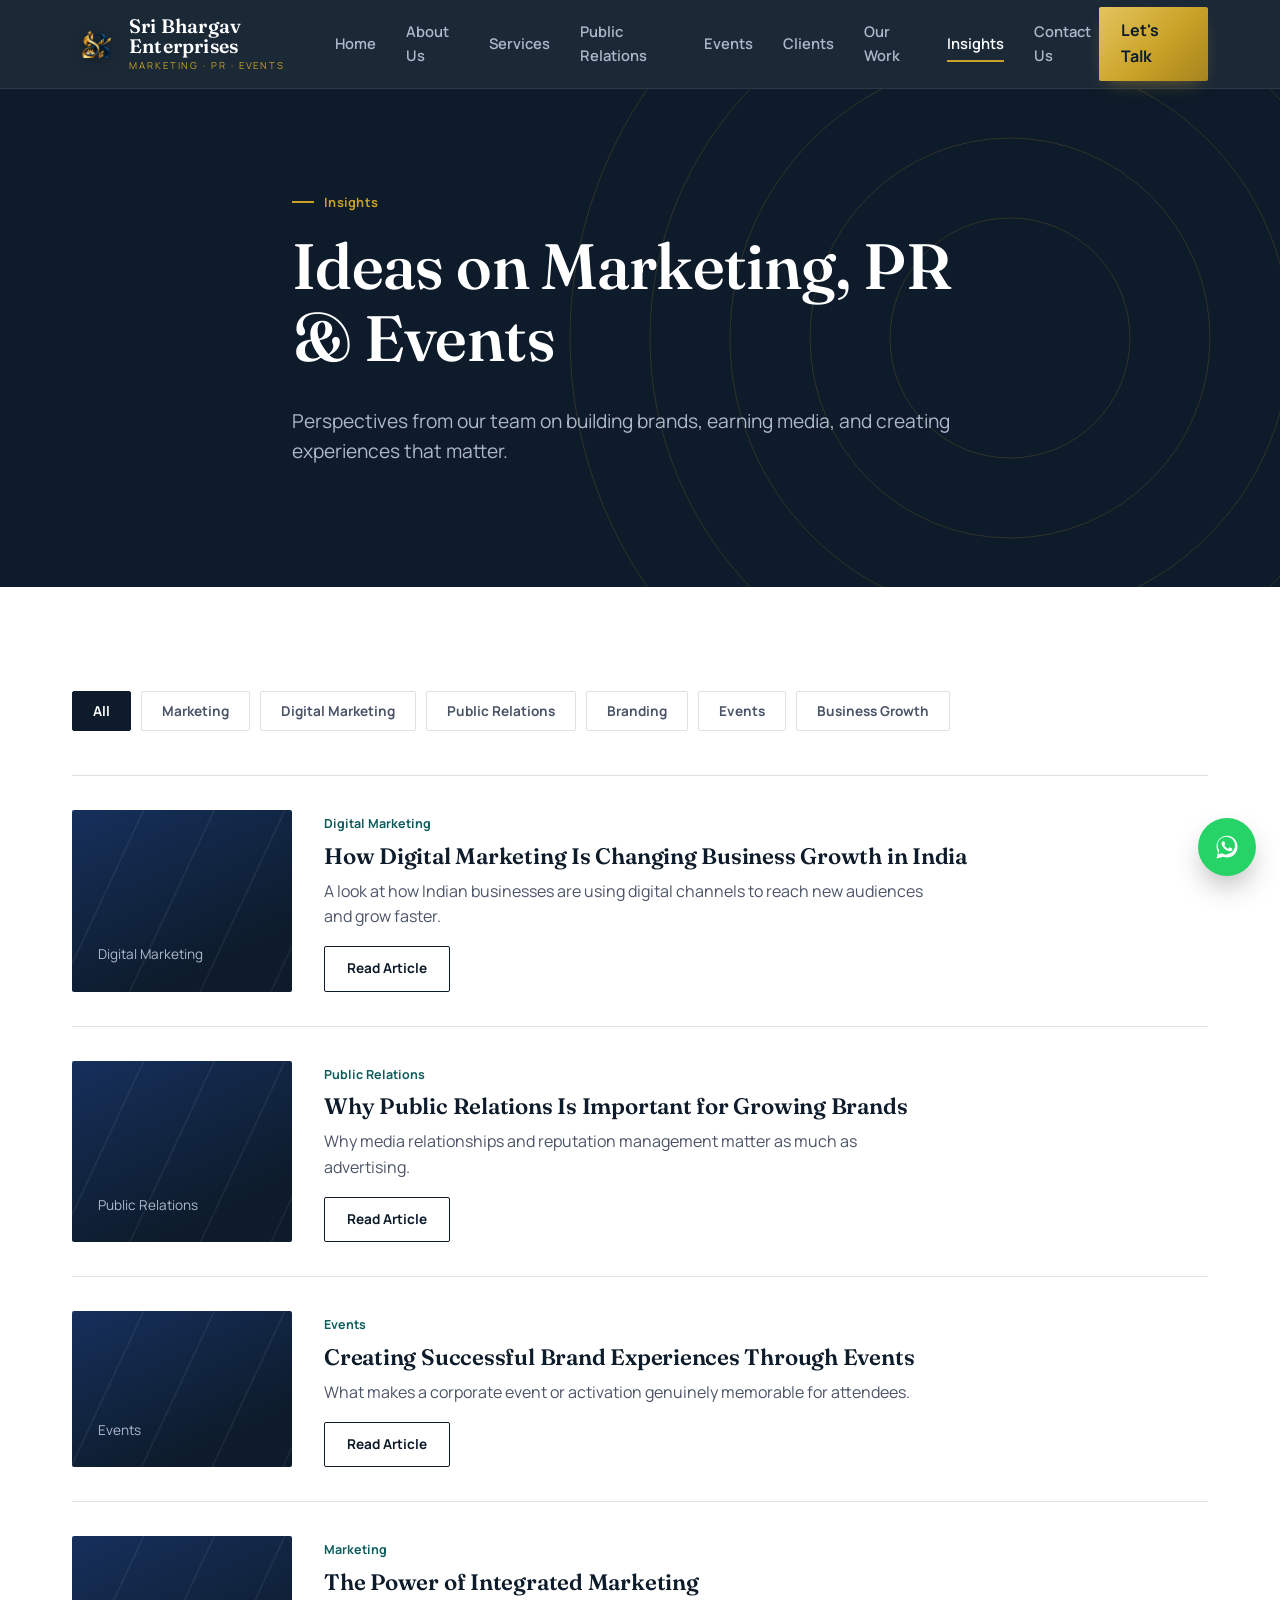
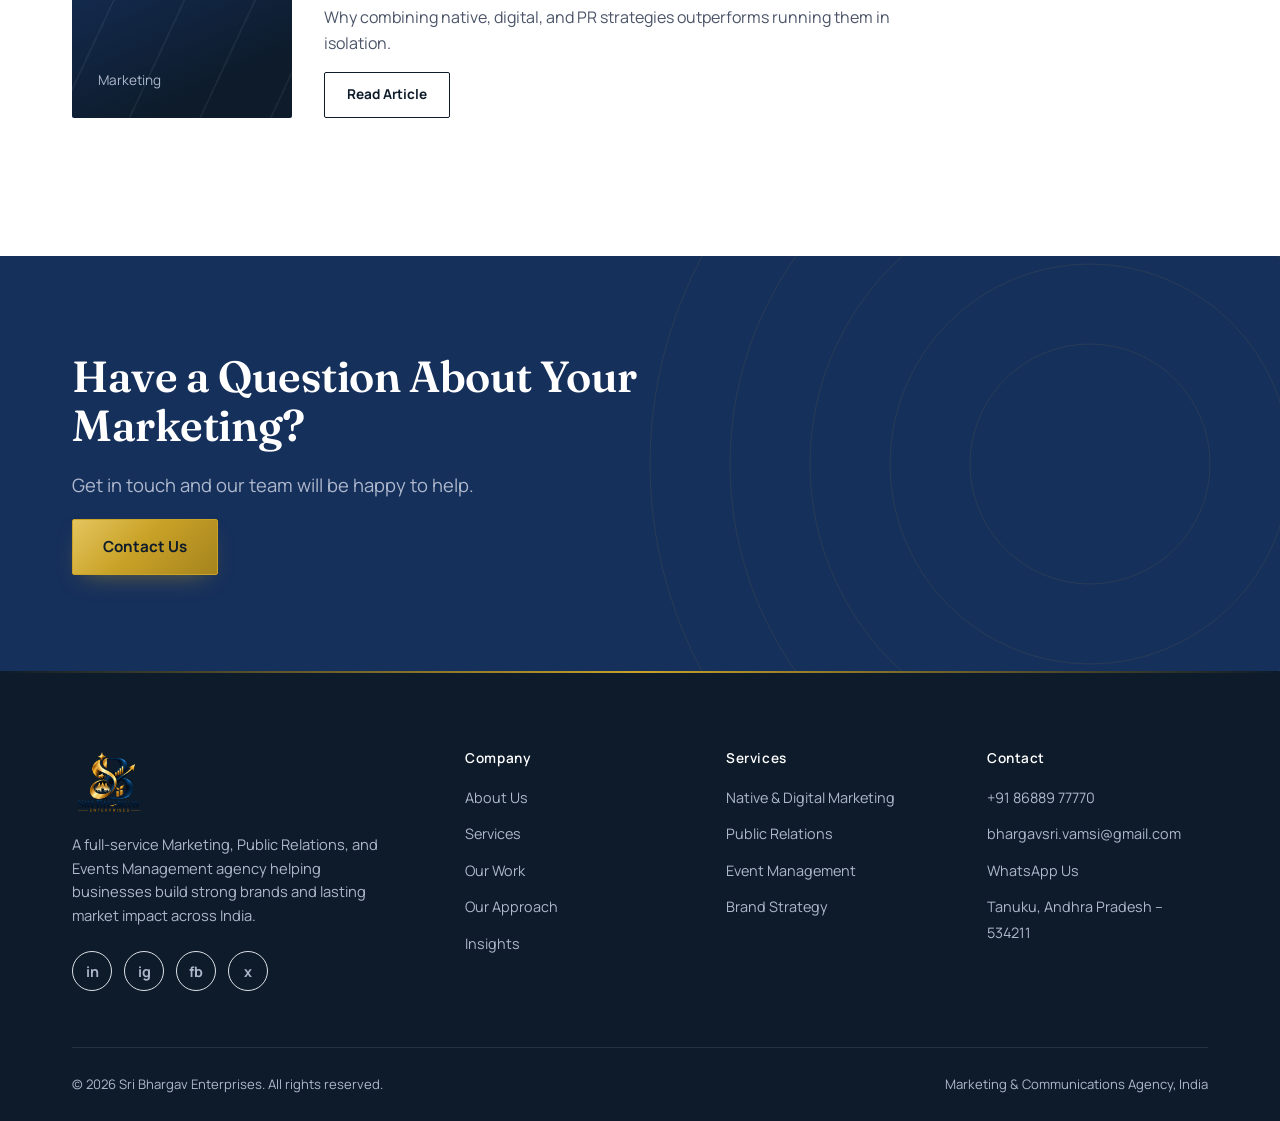
<file: insights.html>
<!DOCTYPE html>
<html lang="en">
<head>
<meta charset="UTF-8">
<meta name="viewport" content="width=device-width, initial-scale=1.0">
<title>Insights | Marketing, PR &amp; Events Articles — Sri Bhargav Enterprises</title>
<meta name="description" content="Read insights from Sri Bhargav Enterprises on digital marketing, public relations, branding, and event management in India.">
<link rel="preconnect" href="https://fonts.googleapis.com">
<link rel="preconnect" href="https://fonts.gstatic.com" crossorigin>
<link href="https://fonts.googleapis.com/css2?family=Fraunces:opsz,wght@9..144,400;9..144,500;9..144,600;9..144,700&family=Manrope:wght@400;500;600;700;800&display=swap" rel="stylesheet">
<link rel="stylesheet" href="styles.css">
<link rel="icon" type="image/png" href="favicon-32.png">
</head>
<body class="">
  <a class="skip-link" href="#main">Skip to content</a>
  <header class="site-header">
    <div class="container nav">
      <a href="index.html" class="logo">
        <img src="assets/logo-icon.png" class="logo-mark" alt="Sri Bhargav Enterprises" width="46" height="46">
        <span class="logo-text">
          <span class="word1">Sri Bhargav Enterprises</span>
          <span class="word2">MARKETING &middot; PR &middot; EVENTS</span>
        </span>
      </a>
      <nav class="nav-links" aria-label="Primary">
        <a href="index.html">Home</a>
        <a href="about.html">About Us</a>
        <a href="services.html">Services</a>
        <a href="public-relations.html">Public Relations</a>
        <a href="events.html">Events</a>
        <a href="clients.html">Clients</a>
        <a href="portfolio.html">Our Work</a>
        <a href="insights.html" class="active">Insights</a>
        <a href="contact.html">Contact Us</a>
      </nav>
      <div style="display:flex; align-items:center; gap:14px;">
        <a href="contact.html" class="nav-cta">Let's Talk</a>
        <button class="nav-toggle" aria-label="Toggle menu"><span></span><span></span><span></span></button>
      </div>
    </div>
  </header>

  <main id="main">

    <section class="hero hero-page">
      <svg class="hero-arcs" viewBox="0 0 900 900" aria-hidden="true">
  <circle cx="450" cy="450" r="120"/><circle cx="450" cy="450" r="200"/>
  <circle cx="450" cy="450" r="280"/><circle cx="450" cy="450" r="360"/>
  <circle cx="450" cy="450" r="440"/>
</svg>
      <div class="container hero-inner">
        <span class="label">Insights</span>
        <h1>Ideas on Marketing, PR &amp; Events</h1>
        <p class="lede">Perspectives from our team on building brands, earning media, and creating experiences that matter.</p>
      </div>
    </section>

    <section class="pad">
      <div class="container">
        <div class="filter-row reveal">
          <button class="filter-btn active">All</button>
<button class="filter-btn">Marketing</button>
<button class="filter-btn">Digital Marketing</button>
<button class="filter-btn">Public Relations</button>
<button class="filter-btn">Branding</button>
<button class="filter-btn">Events</button>
<button class="filter-btn">Business Growth</button>
        </div>
        <div>
          <article class="post-card reveal">
          <div class="visual"><div class="visual-tag">Digital Marketing</div></div>
          <div>
            <span class="post-cat">Digital Marketing</span>
            <h3>How Digital Marketing Is Changing Business Growth in India</h3>
            <p>A look at how Indian businesses are using digital channels to reach new audiences and grow faster.</p>
            <a href="#" class="btn btn-outline" style="padding:11px 22px; font-size:.85rem;">Read Article</a>
          </div>
        </article>
<article class="post-card reveal">
          <div class="visual"><div class="visual-tag">Public Relations</div></div>
          <div>
            <span class="post-cat">Public Relations</span>
            <h3>Why Public Relations Is Important for Growing Brands</h3>
            <p>Why media relationships and reputation management matter as much as advertising.</p>
            <a href="#" class="btn btn-outline" style="padding:11px 22px; font-size:.85rem;">Read Article</a>
          </div>
        </article>
<article class="post-card reveal">
          <div class="visual"><div class="visual-tag">Events</div></div>
          <div>
            <span class="post-cat">Events</span>
            <h3>Creating Successful Brand Experiences Through Events</h3>
            <p>What makes a corporate event or activation genuinely memorable for attendees.</p>
            <a href="#" class="btn btn-outline" style="padding:11px 22px; font-size:.85rem;">Read Article</a>
          </div>
        </article>
<article class="post-card reveal">
          <div class="visual"><div class="visual-tag">Marketing</div></div>
          <div>
            <span class="post-cat">Marketing</span>
            <h3>The Power of Integrated Marketing</h3>
            <p>Why combining native, digital, and PR strategies outperforms running them in isolation.</p>
            <a href="#" class="btn btn-outline" style="padding:11px 22px; font-size:.85rem;">Read Article</a>
          </div>
        </article>
        </div>
      </div>
    </section>

    <section class="cta-band">
      <svg class="hero-arcs" viewBox="0 0 900 900" aria-hidden="true">
  <circle cx="450" cy="450" r="120"/><circle cx="450" cy="450" r="200"/>
  <circle cx="450" cy="450" r="280"/><circle cx="450" cy="450" r="360"/>
  <circle cx="450" cy="450" r="440"/>
</svg>
      <div class="container cta-inner">
        <h2>Have a Question About Your Marketing?</h2>
        <p class="lede" style="color:var(--on-dark-soft);">Get in touch and our team will be happy to help.</p>
        <div class="btn-row"><a href="contact.html" class="btn btn-primary">Contact Us</a></div>
      </div>
    </section>

  </main>
  <footer class="site-footer">
    <div class="container">
      <div class="footer-grid">
        <div>
          <img src="assets/logo-lockup.png" alt="Sri Bhargav Enterprises" class="footer-logo">
          <p style="margin-top:18px; max-width:34ch; color:var(--on-dark-soft); font-size:.92rem;">A full-service Marketing, Public Relations, and Events Management agency helping businesses build strong brands and lasting market impact across India.</p>
          <div class="social-row">
            <a href="#" aria-label="LinkedIn">in</a>
            <a href="#" aria-label="Instagram">ig</a>
            <a href="#" aria-label="Facebook">fb</a>
            <a href="#" aria-label="Twitter / X">x</a>
          </div>
        </div>
        <div>
          <h4>Company</h4>
          <ul>
            <li><a href="about.html">About Us</a></li>
            <li><a href="services.html">Services</a></li>
            <li><a href="portfolio.html">Our Work</a></li>
            <li><a href="approach.html">Our Approach</a></li>
            <li><a href="insights.html">Insights</a></li>
          </ul>
        </div>
        <div>
          <h4>Services</h4>
          <ul>
            <li><a href="services.html">Native &amp; Digital Marketing</a></li>
            <li><a href="public-relations.html">Public Relations</a></li>
            <li><a href="events.html">Event Management</a></li>
            <li><a href="services.html">Brand Strategy</a></li>
          </ul>
        </div>
        <div>
          <h4>Contact</h4>
          <ul>
            <li><a href="tel:+918688977770">+91 86889 77770</a></li>
            <li><a href="mailto:bhargavsri.vamsi@gmail.com">bhargavsri.vamsi@gmail.com</a></li>
            <li><a href="https://wa.me/918688977770?text=Hello%20Sri%20Bhargav%20Enterprises,%20I%20would%20like%20to%20know%20more%20about%20your%20marketing,%20PR,%20or%20event%20management%20services." target="_blank" rel="noopener">WhatsApp Us</a></li>
            <li><a href="contact.html">Tanuku, Andhra Pradesh &ndash; 534211</a></li>
          </ul>
        </div>
      </div>
      <div class="footer-bottom">
        <span>&copy; 2026 Sri Bhargav Enterprises. All rights reserved.</span>
        <span>Marketing &amp; Communications Agency, India</span>
      </div>
    </div>
  </footer>
  <script src="main.js"></script>

  <a href="https://wa.me/918688977770?text=Hello%20Sri%20Bhargav%20Enterprises,%20I%20would%20like%20to%20know%20more%20about%20your%20marketing,%20PR,%20or%20event%20management%20services." target="_blank" rel="noopener" class="wa-float" aria-label="Chat on WhatsApp">
    <svg viewBox="0 0 32 32" width="28" height="28" fill="currentColor" aria-hidden="true"><path d="M16.02 3C9.4 3 4 8.4 4 15.02c0 2.35.65 4.55 1.78 6.43L4 29l7.74-1.74a11.94 11.94 0 0 0 4.28.79h.01c6.62 0 12.02-5.4 12.02-12.02C28.05 8.4 22.65 3 16.02 3zm0 21.86h-.01a9.9 9.9 0 0 1-5.05-1.38l-.36-.21-4.55 1.02.98-4.48-.24-.37a9.86 9.86 0 0 1-1.5-5.24c0-5.46 4.45-9.9 9.92-9.9 2.65 0 5.13 1.03 7 2.9a9.83 9.83 0 0 1 2.9 7.01c0 5.47-4.45 9.65-9.09 9.65zm5.44-7.4c-.3-.15-1.77-.87-2.04-.97-.27-.1-.48-.15-.68.15-.2.3-.78.97-.96 1.17-.18.2-.35.22-.65.07-.3-.15-1.26-.46-2.4-1.47-.89-.79-1.48-1.77-1.66-2.07-.17-.3-.02-.46.13-.61.14-.14.3-.35.45-.53.15-.18.2-.3.3-.5.1-.2.05-.38-.02-.53-.08-.15-.68-1.65-.94-2.26-.25-.6-.5-.51-.68-.52-.18-.01-.38-.01-.58-.01s-.53.07-.81.38c-.27.3-1.06 1.04-1.06 2.53s1.09 2.94 1.24 3.14c.15.2 2.15 3.28 5.2 4.6.73.31 1.3.5 1.74.64.73.23 1.4.2 1.92.12.59-.09 1.77-.72 2.02-1.42.25-.7.25-1.29.17-1.42-.07-.12-.27-.2-.57-.35z"/></svg>
  </a>
</body>
</html>
</file>
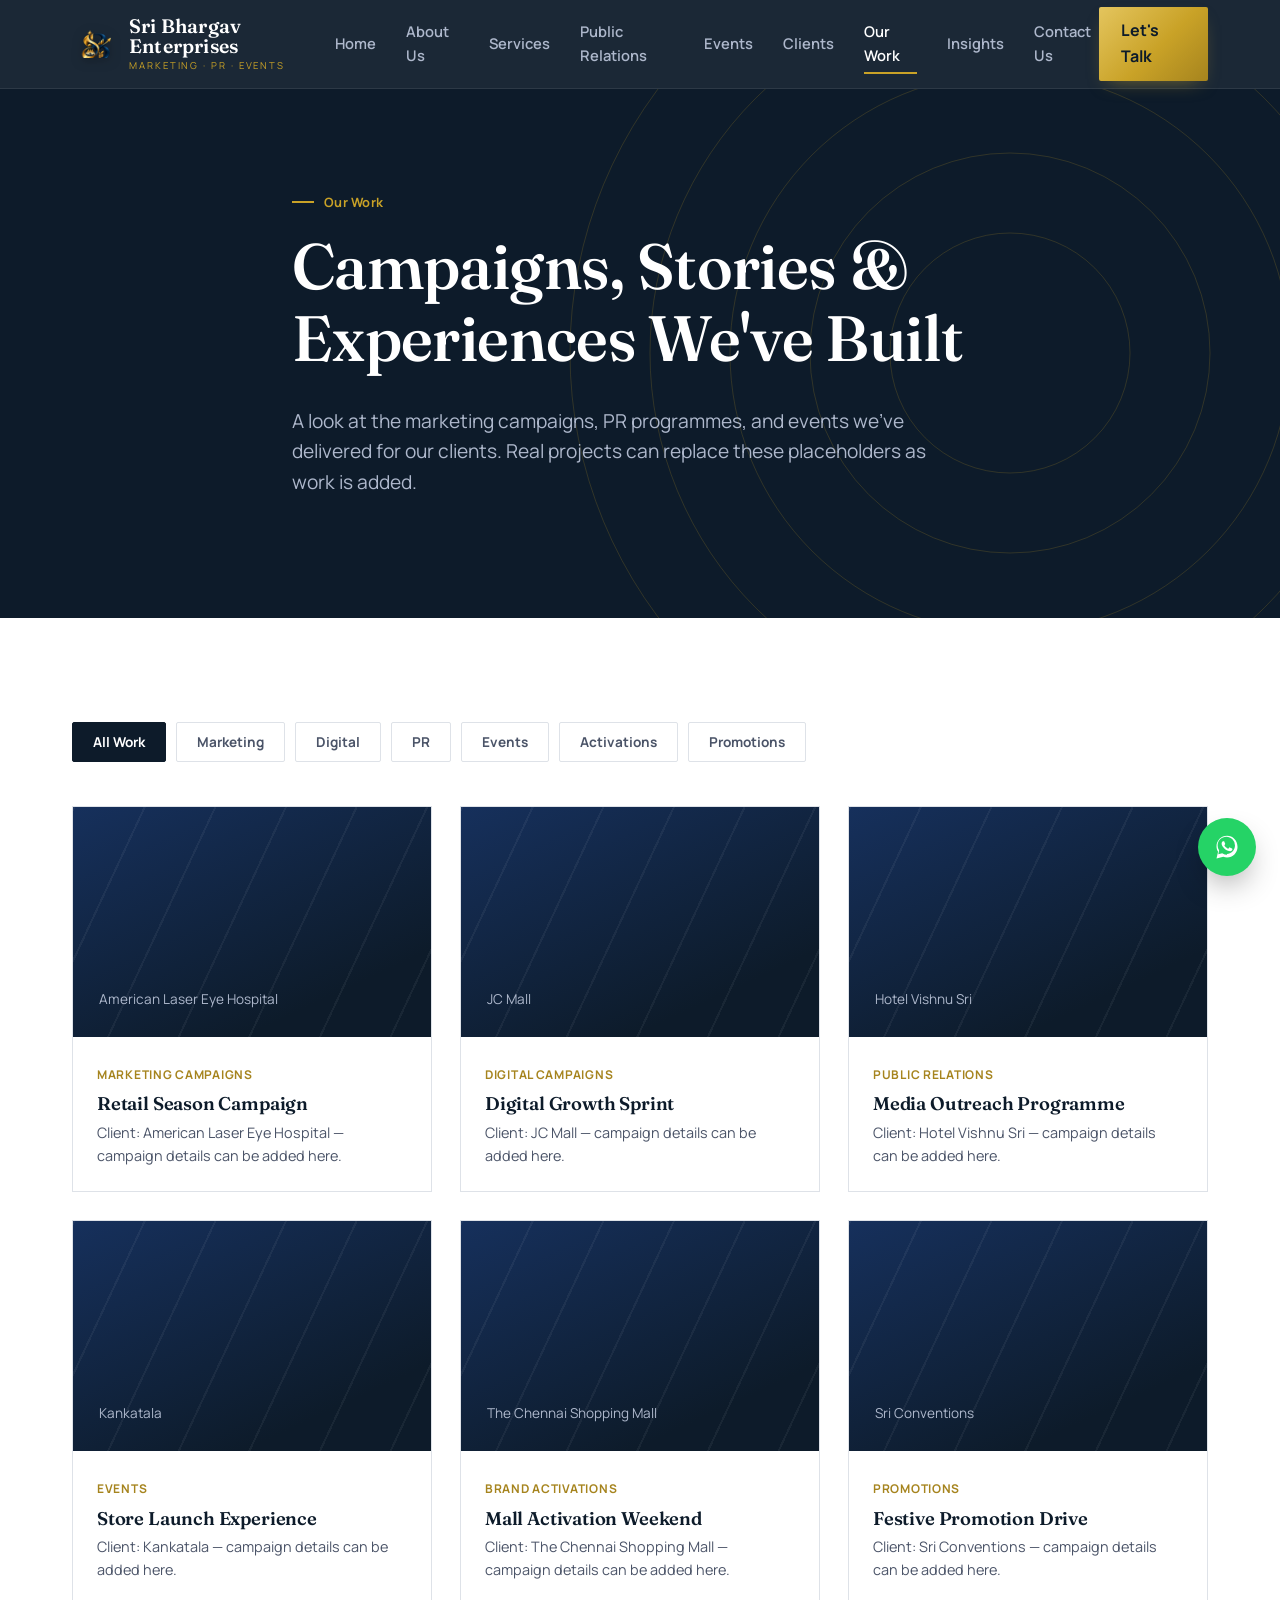
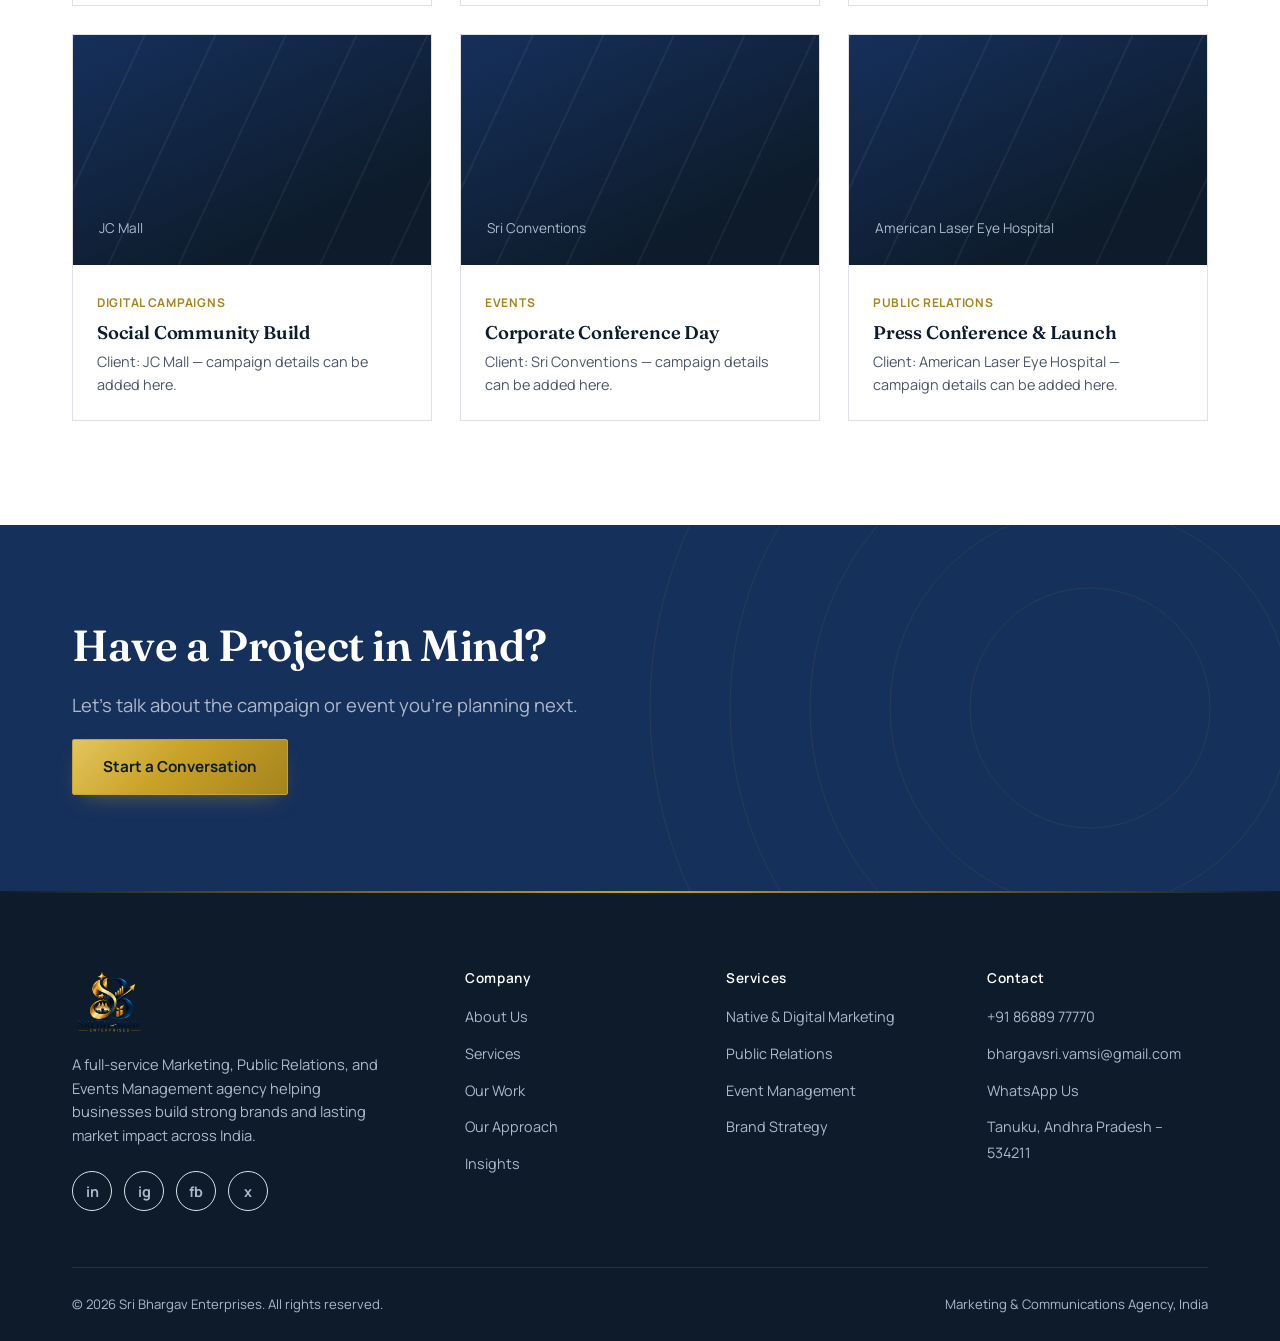
<file: portfolio.html>
<!DOCTYPE html>
<html lang="en">
<head>
<meta charset="UTF-8">
<meta name="viewport" content="width=device-width, initial-scale=1.0">
<title>Our Work | Portfolio — Sri Bhargav Enterprises</title>
<meta name="description" content="Explore marketing campaigns, digital campaigns, PR programmes, events, and brand activations delivered by Sri Bhargav Enterprises.">
<link rel="preconnect" href="https://fonts.googleapis.com">
<link rel="preconnect" href="https://fonts.gstatic.com" crossorigin>
<link href="https://fonts.googleapis.com/css2?family=Fraunces:opsz,wght@9..144,400;9..144,500;9..144,600;9..144,700&family=Manrope:wght@400;500;600;700;800&display=swap" rel="stylesheet">
<link rel="stylesheet" href="styles.css">
<link rel="icon" type="image/png" href="favicon-32.png">
</head>
<body class="">
  <a class="skip-link" href="#main">Skip to content</a>
  <header class="site-header">
    <div class="container nav">
      <a href="index.html" class="logo">
        <img src="assets/logo-icon.png" class="logo-mark" alt="Sri Bhargav Enterprises" width="46" height="46">
        <span class="logo-text">
          <span class="word1">Sri Bhargav Enterprises</span>
          <span class="word2">MARKETING &middot; PR &middot; EVENTS</span>
        </span>
      </a>
      <nav class="nav-links" aria-label="Primary">
        <a href="index.html">Home</a>
        <a href="about.html">About Us</a>
        <a href="services.html">Services</a>
        <a href="public-relations.html">Public Relations</a>
        <a href="events.html">Events</a>
        <a href="clients.html">Clients</a>
        <a href="portfolio.html" class="active">Our Work</a>
        <a href="insights.html">Insights</a>
        <a href="contact.html">Contact Us</a>
      </nav>
      <div style="display:flex; align-items:center; gap:14px;">
        <a href="contact.html" class="nav-cta">Let's Talk</a>
        <button class="nav-toggle" aria-label="Toggle menu"><span></span><span></span><span></span></button>
      </div>
    </div>
  </header>

  <main id="main">

    <section class="hero hero-page">
      <svg class="hero-arcs" viewBox="0 0 900 900" aria-hidden="true">
  <circle cx="450" cy="450" r="120"/><circle cx="450" cy="450" r="200"/>
  <circle cx="450" cy="450" r="280"/><circle cx="450" cy="450" r="360"/>
  <circle cx="450" cy="450" r="440"/>
</svg>
      <div class="container hero-inner">
        <span class="label">Our Work</span>
        <h1>Campaigns, Stories &amp; Experiences We've Built</h1>
        <p class="lede">A look at the marketing campaigns, PR programmes, and events we've delivered for our clients. Real projects can replace these placeholders as work is added.</p>
      </div>
    </section>

    <section class="pad">
      <div class="container">
        <div class="filter-row reveal">
          <button class="filter-btn active" data-filter="all">All Work</button>
<button class="filter-btn" data-filter="marketing">Marketing</button>
<button class="filter-btn" data-filter="digital">Digital</button>
<button class="filter-btn" data-filter="pr">PR</button>
<button class="filter-btn" data-filter="events">Events</button>
<button class="filter-btn" data-filter="activation">Activations</button>
<button class="filter-btn" data-filter="promotions">Promotions</button>
        </div>
        <div class="grid grid-3">
          <div class="port-card reveal" data-cat="marketing">
          <div class="visual"><div class="visual-tag">American Laser Eye Hospital</div></div>
          <div class="port-body">
            <span class="port-cat">Marketing Campaigns</span>
            <h3>Retail Season Campaign</h3>
            <p>Client: American Laser Eye Hospital — campaign details can be added here.</p>
          </div>
        </div>
<div class="port-card reveal" data-cat="digital">
          <div class="visual"><div class="visual-tag">JC Mall</div></div>
          <div class="port-body">
            <span class="port-cat">Digital Campaigns</span>
            <h3>Digital Growth Sprint</h3>
            <p>Client: JC Mall — campaign details can be added here.</p>
          </div>
        </div>
<div class="port-card reveal" data-cat="pr">
          <div class="visual"><div class="visual-tag">Hotel Vishnu Sri</div></div>
          <div class="port-body">
            <span class="port-cat">Public Relations</span>
            <h3>Media Outreach Programme</h3>
            <p>Client: Hotel Vishnu Sri — campaign details can be added here.</p>
          </div>
        </div>
<div class="port-card reveal" data-cat="events">
          <div class="visual"><div class="visual-tag">Kankatala</div></div>
          <div class="port-body">
            <span class="port-cat">Events</span>
            <h3>Store Launch Experience</h3>
            <p>Client: Kankatala — campaign details can be added here.</p>
          </div>
        </div>
<div class="port-card reveal" data-cat="activation">
          <div class="visual"><div class="visual-tag">The Chennai Shopping Mall</div></div>
          <div class="port-body">
            <span class="port-cat">Brand Activations</span>
            <h3>Mall Activation Weekend</h3>
            <p>Client: The Chennai Shopping Mall — campaign details can be added here.</p>
          </div>
        </div>
<div class="port-card reveal" data-cat="promotions">
          <div class="visual"><div class="visual-tag">Sri Conventions</div></div>
          <div class="port-body">
            <span class="port-cat">Promotions</span>
            <h3>Festive Promotion Drive</h3>
            <p>Client: Sri Conventions — campaign details can be added here.</p>
          </div>
        </div>
<div class="port-card reveal" data-cat="digital">
          <div class="visual"><div class="visual-tag">JC Mall</div></div>
          <div class="port-body">
            <span class="port-cat">Digital Campaigns</span>
            <h3>Social Community Build</h3>
            <p>Client: JC Mall — campaign details can be added here.</p>
          </div>
        </div>
<div class="port-card reveal" data-cat="events">
          <div class="visual"><div class="visual-tag">Sri Conventions</div></div>
          <div class="port-body">
            <span class="port-cat">Events</span>
            <h3>Corporate Conference Day</h3>
            <p>Client: Sri Conventions — campaign details can be added here.</p>
          </div>
        </div>
<div class="port-card reveal" data-cat="pr">
          <div class="visual"><div class="visual-tag">American Laser Eye Hospital</div></div>
          <div class="port-body">
            <span class="port-cat">Public Relations</span>
            <h3>Press Conference &amp; Launch</h3>
            <p>Client: American Laser Eye Hospital — campaign details can be added here.</p>
          </div>
        </div>
        </div>
      </div>
    </section>

    <section class="cta-band">
      <svg class="hero-arcs" viewBox="0 0 900 900" aria-hidden="true">
  <circle cx="450" cy="450" r="120"/><circle cx="450" cy="450" r="200"/>
  <circle cx="450" cy="450" r="280"/><circle cx="450" cy="450" r="360"/>
  <circle cx="450" cy="450" r="440"/>
</svg>
      <div class="container cta-inner">
        <h2>Have a Project in Mind?</h2>
        <p class="lede" style="color:var(--on-dark-soft);">Let's talk about the campaign or event you're planning next.</p>
        <div class="btn-row"><a href="contact.html" class="btn btn-primary">Start a Conversation</a></div>
      </div>
    </section>

  </main>
  <footer class="site-footer">
    <div class="container">
      <div class="footer-grid">
        <div>
          <img src="assets/logo-lockup.png" alt="Sri Bhargav Enterprises" class="footer-logo">
          <p style="margin-top:18px; max-width:34ch; color:var(--on-dark-soft); font-size:.92rem;">A full-service Marketing, Public Relations, and Events Management agency helping businesses build strong brands and lasting market impact across India.</p>
          <div class="social-row">
            <a href="#" aria-label="LinkedIn">in</a>
            <a href="#" aria-label="Instagram">ig</a>
            <a href="#" aria-label="Facebook">fb</a>
            <a href="#" aria-label="Twitter / X">x</a>
          </div>
        </div>
        <div>
          <h4>Company</h4>
          <ul>
            <li><a href="about.html">About Us</a></li>
            <li><a href="services.html">Services</a></li>
            <li><a href="portfolio.html">Our Work</a></li>
            <li><a href="approach.html">Our Approach</a></li>
            <li><a href="insights.html">Insights</a></li>
          </ul>
        </div>
        <div>
          <h4>Services</h4>
          <ul>
            <li><a href="services.html">Native &amp; Digital Marketing</a></li>
            <li><a href="public-relations.html">Public Relations</a></li>
            <li><a href="events.html">Event Management</a></li>
            <li><a href="services.html">Brand Strategy</a></li>
          </ul>
        </div>
        <div>
          <h4>Contact</h4>
          <ul>
            <li><a href="tel:+918688977770">+91 86889 77770</a></li>
            <li><a href="mailto:bhargavsri.vamsi@gmail.com">bhargavsri.vamsi@gmail.com</a></li>
            <li><a href="https://wa.me/918688977770?text=Hello%20Sri%20Bhargav%20Enterprises,%20I%20would%20like%20to%20know%20more%20about%20your%20marketing,%20PR,%20or%20event%20management%20services." target="_blank" rel="noopener">WhatsApp Us</a></li>
            <li><a href="contact.html">Tanuku, Andhra Pradesh &ndash; 534211</a></li>
          </ul>
        </div>
      </div>
      <div class="footer-bottom">
        <span>&copy; 2026 Sri Bhargav Enterprises. All rights reserved.</span>
        <span>Marketing &amp; Communications Agency, India</span>
      </div>
    </div>
  </footer>
  <script src="main.js"></script>

  <a href="https://wa.me/918688977770?text=Hello%20Sri%20Bhargav%20Enterprises,%20I%20would%20like%20to%20know%20more%20about%20your%20marketing,%20PR,%20or%20event%20management%20services." target="_blank" rel="noopener" class="wa-float" aria-label="Chat on WhatsApp">
    <svg viewBox="0 0 32 32" width="28" height="28" fill="currentColor" aria-hidden="true"><path d="M16.02 3C9.4 3 4 8.4 4 15.02c0 2.35.65 4.55 1.78 6.43L4 29l7.74-1.74a11.94 11.94 0 0 0 4.28.79h.01c6.62 0 12.02-5.4 12.02-12.02C28.05 8.4 22.65 3 16.02 3zm0 21.86h-.01a9.9 9.9 0 0 1-5.05-1.38l-.36-.21-4.55 1.02.98-4.48-.24-.37a9.86 9.86 0 0 1-1.5-5.24c0-5.46 4.45-9.9 9.92-9.9 2.65 0 5.13 1.03 7 2.9a9.83 9.83 0 0 1 2.9 7.01c0 5.47-4.45 9.65-9.09 9.65zm5.44-7.4c-.3-.15-1.77-.87-2.04-.97-.27-.1-.48-.15-.68.15-.2.3-.78.97-.96 1.17-.18.2-.35.22-.65.07-.3-.15-1.26-.46-2.4-1.47-.89-.79-1.48-1.77-1.66-2.07-.17-.3-.02-.46.13-.61.14-.14.3-.35.45-.53.15-.18.2-.3.3-.5.1-.2.05-.38-.02-.53-.08-.15-.68-1.65-.94-2.26-.25-.6-.5-.51-.68-.52-.18-.01-.38-.01-.58-.01s-.53.07-.81.38c-.27.3-1.06 1.04-1.06 2.53s1.09 2.94 1.24 3.14c.15.2 2.15 3.28 5.2 4.6.73.31 1.3.5 1.74.64.73.23 1.4.2 1.92.12.59-.09 1.77-.72 2.02-1.42.25-.7.25-1.29.17-1.42-.07-.12-.27-.2-.57-.35z"/></svg>
  </a>
</body>
</html>
</file>
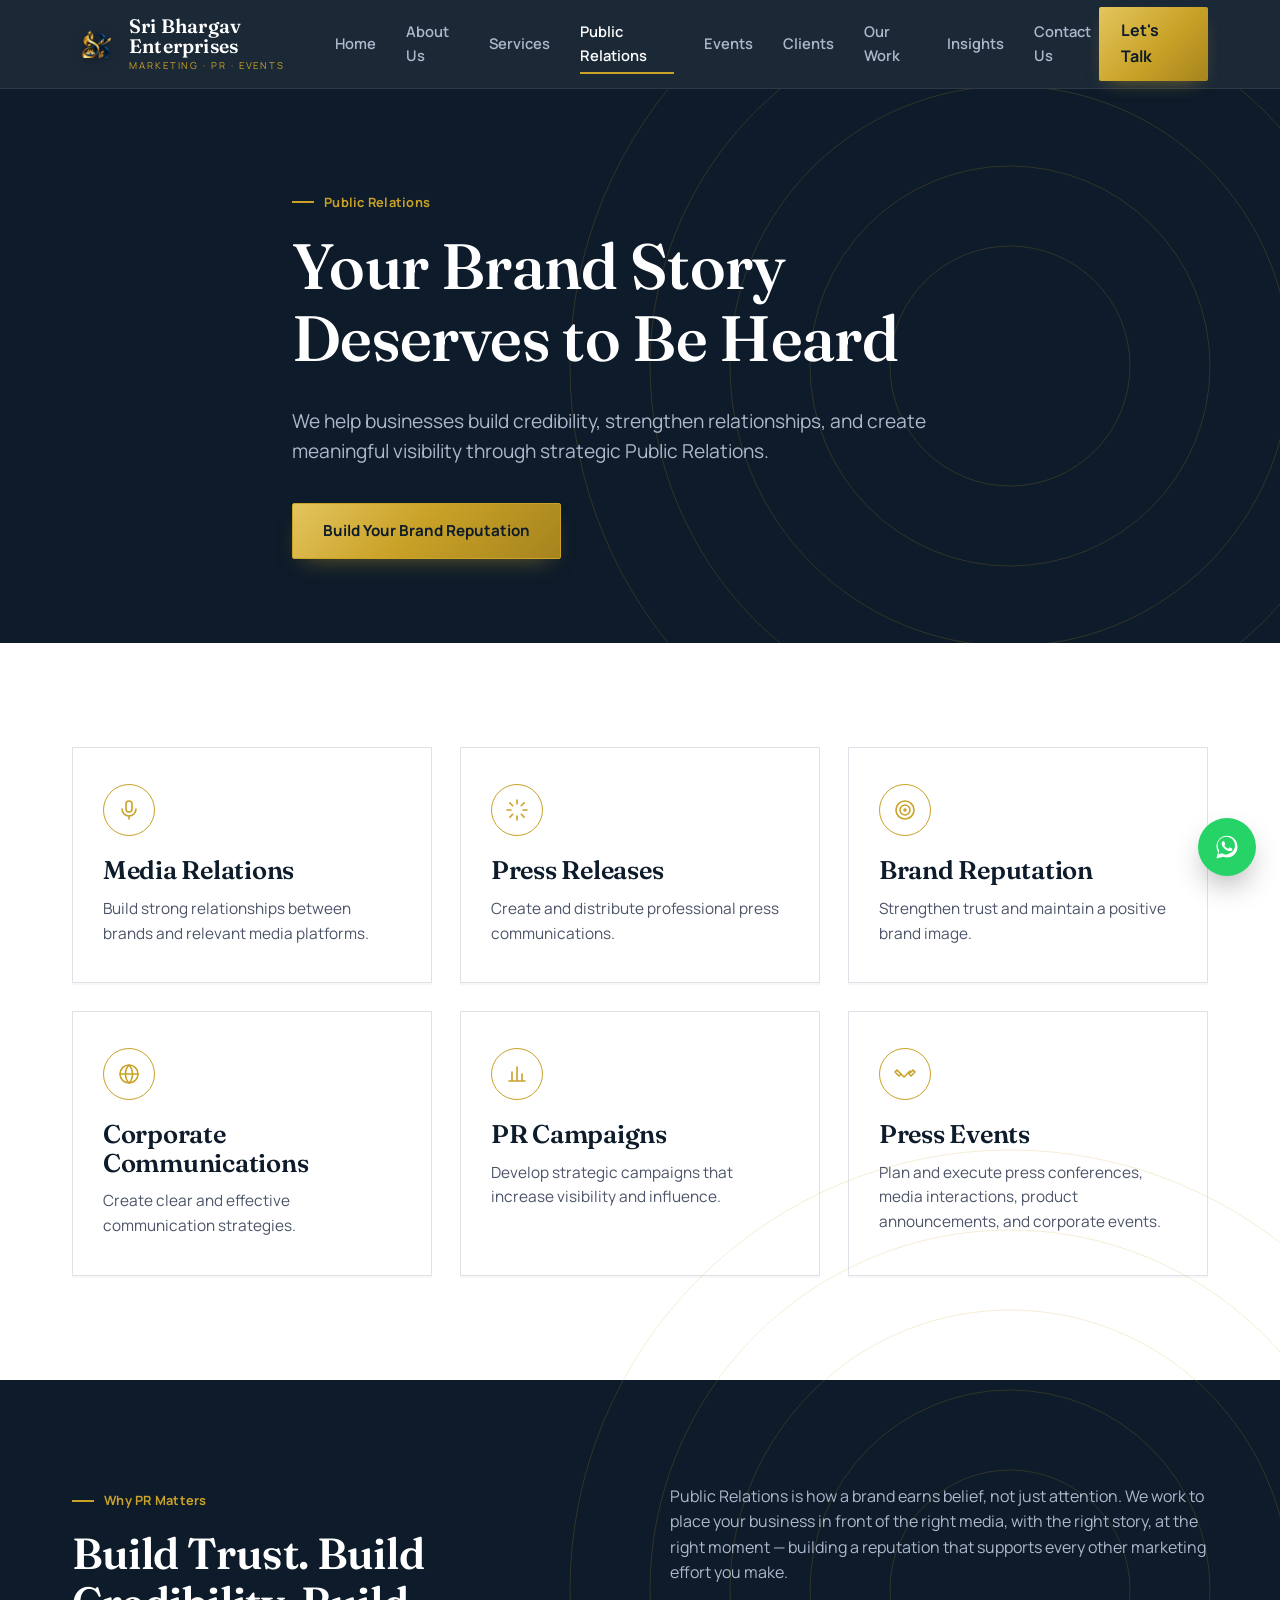
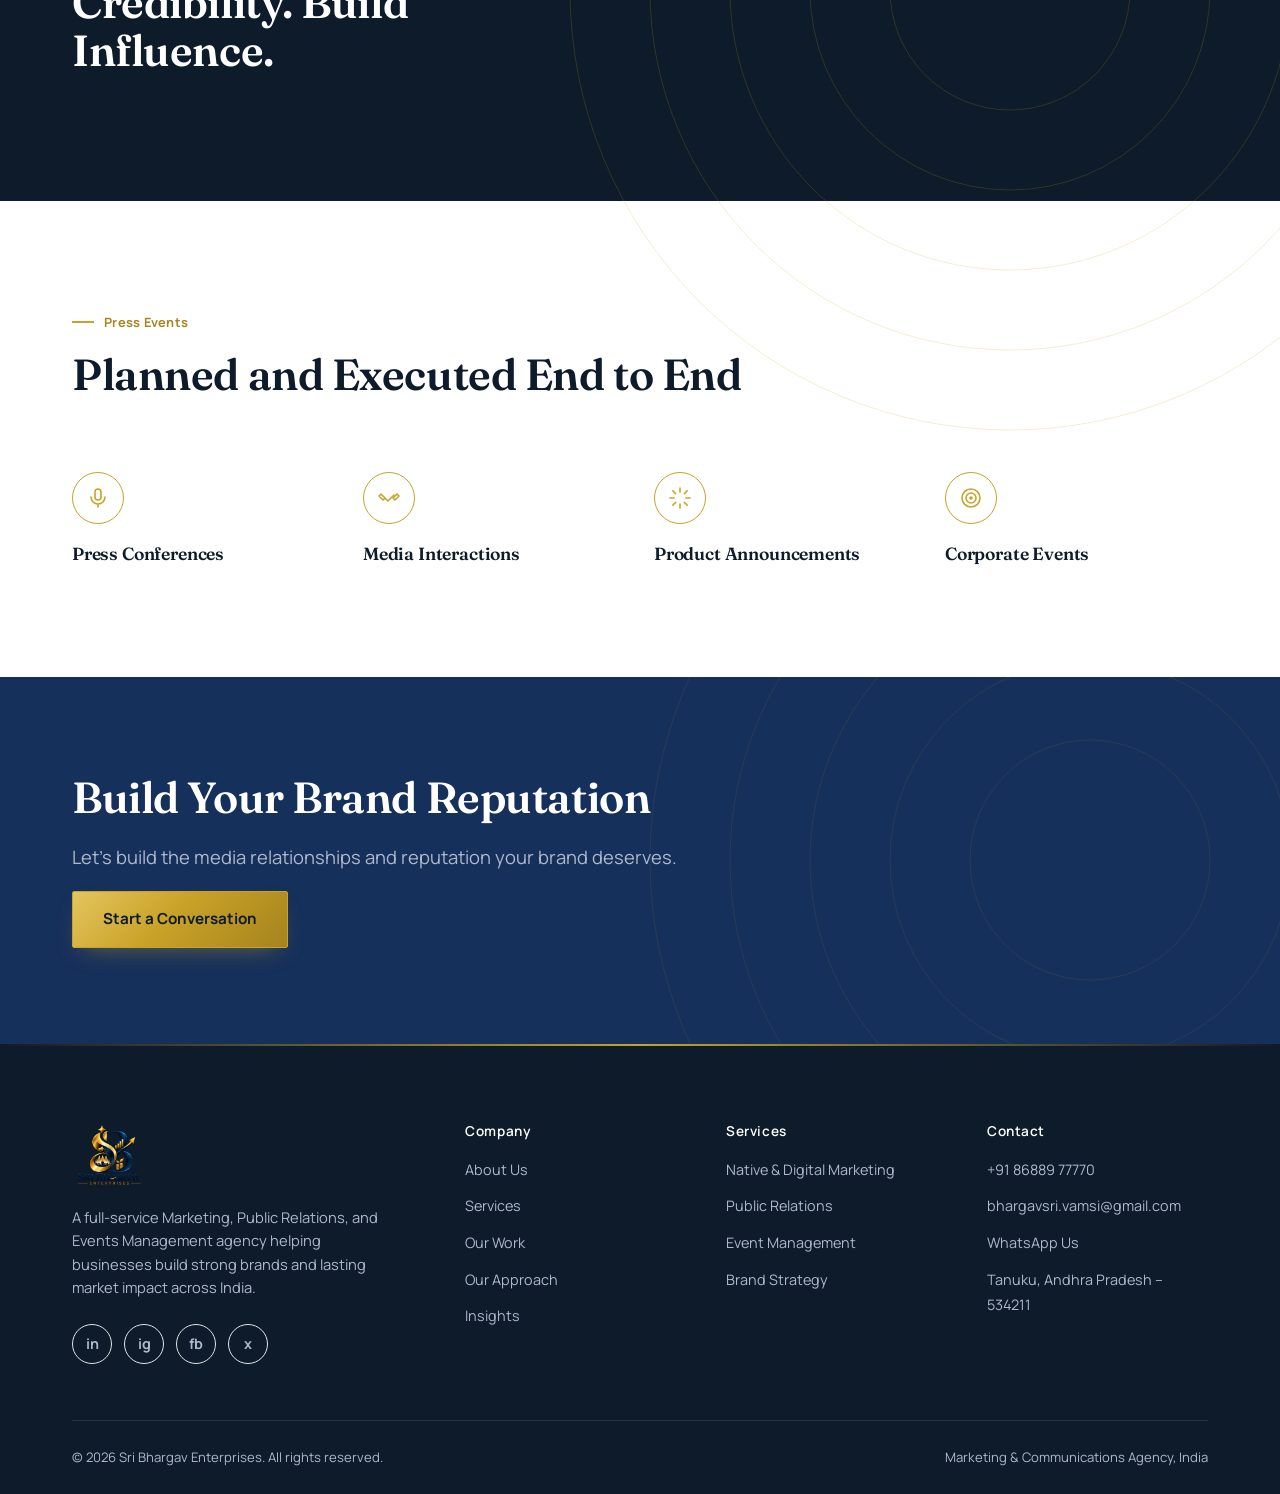
<file: public-relations.html>
<!DOCTYPE html>
<html lang="en">
<head>
<meta charset="UTF-8">
<meta name="viewport" content="width=device-width, initial-scale=1.0">
<title>Public Relations Services | Sri Bhargav Enterprises</title>
<meta name="description" content="Strategic Public Relations services — media relations, press releases, corporate communications, and press events that build brand trust and credibility.">
<link rel="preconnect" href="https://fonts.googleapis.com">
<link rel="preconnect" href="https://fonts.gstatic.com" crossorigin>
<link href="https://fonts.googleapis.com/css2?family=Fraunces:opsz,wght@9..144,400;9..144,500;9..144,600;9..144,700&family=Manrope:wght@400;500;600;700;800&display=swap" rel="stylesheet">
<link rel="stylesheet" href="styles.css">
<link rel="icon" type="image/png" href="favicon-32.png">
</head>
<body class="">
  <a class="skip-link" href="#main">Skip to content</a>
  <header class="site-header">
    <div class="container nav">
      <a href="index.html" class="logo">
        <img src="assets/logo-icon.png" class="logo-mark" alt="Sri Bhargav Enterprises" width="46" height="46">
        <span class="logo-text">
          <span class="word1">Sri Bhargav Enterprises</span>
          <span class="word2">MARKETING &middot; PR &middot; EVENTS</span>
        </span>
      </a>
      <nav class="nav-links" aria-label="Primary">
        <a href="index.html">Home</a>
        <a href="about.html">About Us</a>
        <a href="services.html">Services</a>
        <a href="public-relations.html" class="active">Public Relations</a>
        <a href="events.html">Events</a>
        <a href="clients.html">Clients</a>
        <a href="portfolio.html">Our Work</a>
        <a href="insights.html">Insights</a>
        <a href="contact.html">Contact Us</a>
      </nav>
      <div style="display:flex; align-items:center; gap:14px;">
        <a href="contact.html" class="nav-cta">Let's Talk</a>
        <button class="nav-toggle" aria-label="Toggle menu"><span></span><span></span><span></span></button>
      </div>
    </div>
  </header>

  <main id="main">

    <section class="hero hero-page">
      <svg class="hero-arcs" viewBox="0 0 900 900" aria-hidden="true">
  <circle cx="450" cy="450" r="120"/><circle cx="450" cy="450" r="200"/>
  <circle cx="450" cy="450" r="280"/><circle cx="450" cy="450" r="360"/>
  <circle cx="450" cy="450" r="440"/>
</svg>
      <div class="container hero-inner">
        <span class="label">Public Relations</span>
        <h1>Your Brand Story Deserves to Be Heard</h1>
        <p class="lede">We help businesses build credibility, strengthen relationships, and create meaningful visibility through strategic Public Relations.</p>
        <div class="btn-row"><a href="contact.html" class="btn btn-primary">Build Your Brand Reputation</a></div>
      </div>
    </section>

    <section class="pad">
      <div class="container">
        <div class="grid grid-3">
          <div class="svc-card reveal"><span class="icon-badge"><svg viewBox="0 0 24 24" stroke-width="1.6" stroke-linecap="round" stroke-linejoin="round"><rect x="9" y="3" width="6" height="11" rx="3"/><path d="M5 11a7 7 0 0 0 14 0M12 18v3"/></svg></span><h3>Media Relations</h3><p>Build strong relationships between brands and relevant media platforms.</p></div>
          <div class="svc-card reveal"><span class="icon-badge"><svg viewBox="0 0 24 24" stroke-width="1.6" stroke-linecap="round" stroke-linejoin="round"><path d="M12 2v4M12 18v4M4.9 4.9l2.8 2.8M16.3 16.3l2.8 2.8M2 12h4M18 12h4M4.9 19.1l2.8-2.8M16.3 7.7l2.8-2.8"/></svg></span><h3>Press Releases</h3><p>Create and distribute professional press communications.</p></div>
          <div class="svc-card reveal"><span class="icon-badge"><svg viewBox="0 0 24 24" stroke-width="1.6" stroke-linecap="round" stroke-linejoin="round"><circle cx="12" cy="12" r="9"/><circle cx="12" cy="12" r="5"/><circle cx="12" cy="12" r="1"/></svg></span><h3>Brand Reputation</h3><p>Strengthen trust and maintain a positive brand image.</p></div>
          <div class="svc-card reveal"><span class="icon-badge"><svg viewBox="0 0 24 24" stroke-width="1.6" stroke-linecap="round" stroke-linejoin="round"><circle cx="12" cy="12" r="9"/><path d="M3 12h18M12 3c2.5 2.5 3.5 5.5 3.5 9s-1 6.5-3.5 9c-2.5-2.5-3.5-5.5-3.5-9s1-6.5 3.5-9z"/></svg></span><h3>Corporate Communications</h3><p>Create clear and effective communication strategies.</p></div>
          <div class="svc-card reveal"><span class="icon-badge"><svg viewBox="0 0 24 24" stroke-width="1.6" stroke-linecap="round" stroke-linejoin="round"><path d="M4 19h16M7 19V10M12 19V5M17 19v-7"/></svg></span><h3>PR Campaigns</h3><p>Develop strategic campaigns that increase visibility and influence.</p></div>
          <div class="svc-card reveal"><span class="icon-badge"><svg viewBox="0 0 24 24" stroke-width="1.6" stroke-linecap="round" stroke-linejoin="round"><path d="M8 12l3 3 6-6M4 8l4 4-2 2-4-4z"/><path d="M20 8l-4 4 2 2 4-4z"/></svg></span><h3>Press Events</h3><p>Plan and execute press conferences, media interactions, product announcements, and corporate events.</p></div>
        </div>
      </div>
    </section>

    <section class="pad bg-ink">
      <svg class="hero-arcs" viewBox="0 0 900 900" aria-hidden="true">
  <circle cx="450" cy="450" r="120"/><circle cx="450" cy="450" r="200"/>
  <circle cx="450" cy="450" r="280"/><circle cx="450" cy="450" r="360"/>
  <circle cx="450" cy="450" r="440"/>
</svg>
      <div class="container two-col">
        <div class="reveal">
          <span class="label">Why PR Matters</span>
          <h2 style="color:#fff;">Build Trust. Build Credibility. Build Influence.</h2>
        </div>
        <div class="reveal">
          <p>Public Relations is how a brand earns belief, not just attention. We work to place your business in front of the right media, with the right story, at the right moment — building a reputation that supports every other marketing effort you make.</p>
        </div>
      </div>
    </section>

    <section class="pad">
      <div class="container">
        <div class="section-head reveal">
          <div>
            <span class="label">Press Events</span>
            <h2>Planned and Executed End to End</h2>
          </div>
        </div>
        <div class="grid grid-4">
          <div class="value-card reveal"><span class="icon-badge"><svg viewBox="0 0 24 24" stroke-width="1.6" stroke-linecap="round" stroke-linejoin="round"><rect x="9" y="3" width="6" height="11" rx="3"/><path d="M5 11a7 7 0 0 0 14 0M12 18v3"/></svg></span><h3>Press Conferences</h3></div>
          <div class="value-card reveal"><span class="icon-badge"><svg viewBox="0 0 24 24" stroke-width="1.6" stroke-linecap="round" stroke-linejoin="round"><path d="M8 12l3 3 6-6M4 8l4 4-2 2-4-4z"/><path d="M20 8l-4 4 2 2 4-4z"/></svg></span><h3>Media Interactions</h3></div>
          <div class="value-card reveal"><span class="icon-badge"><svg viewBox="0 0 24 24" stroke-width="1.6" stroke-linecap="round" stroke-linejoin="round"><path d="M12 2v4M12 18v4M4.9 4.9l2.8 2.8M16.3 16.3l2.8 2.8M2 12h4M18 12h4M4.9 19.1l2.8-2.8M16.3 7.7l2.8-2.8"/></svg></span><h3>Product Announcements</h3></div>
          <div class="value-card reveal"><span class="icon-badge"><svg viewBox="0 0 24 24" stroke-width="1.6" stroke-linecap="round" stroke-linejoin="round"><circle cx="12" cy="12" r="9"/><circle cx="12" cy="12" r="5"/><circle cx="12" cy="12" r="1"/></svg></span><h3>Corporate Events</h3></div>
        </div>
      </div>
    </section>

    <section class="cta-band">
      <svg class="hero-arcs" viewBox="0 0 900 900" aria-hidden="true">
  <circle cx="450" cy="450" r="120"/><circle cx="450" cy="450" r="200"/>
  <circle cx="450" cy="450" r="280"/><circle cx="450" cy="450" r="360"/>
  <circle cx="450" cy="450" r="440"/>
</svg>
      <div class="container cta-inner">
        <h2>Build Your Brand Reputation</h2>
        <p class="lede" style="color:var(--on-dark-soft);">Let's build the media relationships and reputation your brand deserves.</p>
        <div class="btn-row"><a href="contact.html" class="btn btn-primary">Start a Conversation</a></div>
      </div>
    </section>

  </main>
  <footer class="site-footer">
    <div class="container">
      <div class="footer-grid">
        <div>
          <img src="assets/logo-lockup.png" alt="Sri Bhargav Enterprises" class="footer-logo">
          <p style="margin-top:18px; max-width:34ch; color:var(--on-dark-soft); font-size:.92rem;">A full-service Marketing, Public Relations, and Events Management agency helping businesses build strong brands and lasting market impact across India.</p>
          <div class="social-row">
            <a href="#" aria-label="LinkedIn">in</a>
            <a href="#" aria-label="Instagram">ig</a>
            <a href="#" aria-label="Facebook">fb</a>
            <a href="#" aria-label="Twitter / X">x</a>
          </div>
        </div>
        <div>
          <h4>Company</h4>
          <ul>
            <li><a href="about.html">About Us</a></li>
            <li><a href="services.html">Services</a></li>
            <li><a href="portfolio.html">Our Work</a></li>
            <li><a href="approach.html">Our Approach</a></li>
            <li><a href="insights.html">Insights</a></li>
          </ul>
        </div>
        <div>
          <h4>Services</h4>
          <ul>
            <li><a href="services.html">Native &amp; Digital Marketing</a></li>
            <li><a href="public-relations.html">Public Relations</a></li>
            <li><a href="events.html">Event Management</a></li>
            <li><a href="services.html">Brand Strategy</a></li>
          </ul>
        </div>
        <div>
          <h4>Contact</h4>
          <ul>
            <li><a href="tel:+918688977770">+91 86889 77770</a></li>
            <li><a href="mailto:bhargavsri.vamsi@gmail.com">bhargavsri.vamsi@gmail.com</a></li>
            <li><a href="https://wa.me/918688977770?text=Hello%20Sri%20Bhargav%20Enterprises,%20I%20would%20like%20to%20know%20more%20about%20your%20marketing,%20PR,%20or%20event%20management%20services." target="_blank" rel="noopener">WhatsApp Us</a></li>
            <li><a href="contact.html">Tanuku, Andhra Pradesh &ndash; 534211</a></li>
          </ul>
        </div>
      </div>
      <div class="footer-bottom">
        <span>&copy; 2026 Sri Bhargav Enterprises. All rights reserved.</span>
        <span>Marketing &amp; Communications Agency, India</span>
      </div>
    </div>
  </footer>
  <script src="main.js"></script>

  <a href="https://wa.me/918688977770?text=Hello%20Sri%20Bhargav%20Enterprises,%20I%20would%20like%20to%20know%20more%20about%20your%20marketing,%20PR,%20or%20event%20management%20services." target="_blank" rel="noopener" class="wa-float" aria-label="Chat on WhatsApp">
    <svg viewBox="0 0 32 32" width="28" height="28" fill="currentColor" aria-hidden="true"><path d="M16.02 3C9.4 3 4 8.4 4 15.02c0 2.35.65 4.55 1.78 6.43L4 29l7.74-1.74a11.94 11.94 0 0 0 4.28.79h.01c6.62 0 12.02-5.4 12.02-12.02C28.05 8.4 22.65 3 16.02 3zm0 21.86h-.01a9.9 9.9 0 0 1-5.05-1.38l-.36-.21-4.55 1.02.98-4.48-.24-.37a9.86 9.86 0 0 1-1.5-5.24c0-5.46 4.45-9.9 9.92-9.9 2.65 0 5.13 1.03 7 2.9a9.83 9.83 0 0 1 2.9 7.01c0 5.47-4.45 9.65-9.09 9.65zm5.44-7.4c-.3-.15-1.77-.87-2.04-.97-.27-.1-.48-.15-.68.15-.2.3-.78.97-.96 1.17-.18.2-.35.22-.65.07-.3-.15-1.26-.46-2.4-1.47-.89-.79-1.48-1.77-1.66-2.07-.17-.3-.02-.46.13-.61.14-.14.3-.35.45-.53.15-.18.2-.3.3-.5.1-.2.05-.38-.02-.53-.08-.15-.68-1.65-.94-2.26-.25-.6-.5-.51-.68-.52-.18-.01-.38-.01-.58-.01s-.53.07-.81.38c-.27.3-1.06 1.04-1.06 2.53s1.09 2.94 1.24 3.14c.15.2 2.15 3.28 5.2 4.6.73.31 1.3.5 1.74.64.73.23 1.4.2 1.92.12.59-.09 1.77-.72 2.02-1.42.25-.7.25-1.29.17-1.42-.07-.12-.27-.2-.57-.35z"/></svg>
  </a>
</body>
</html>
</file>
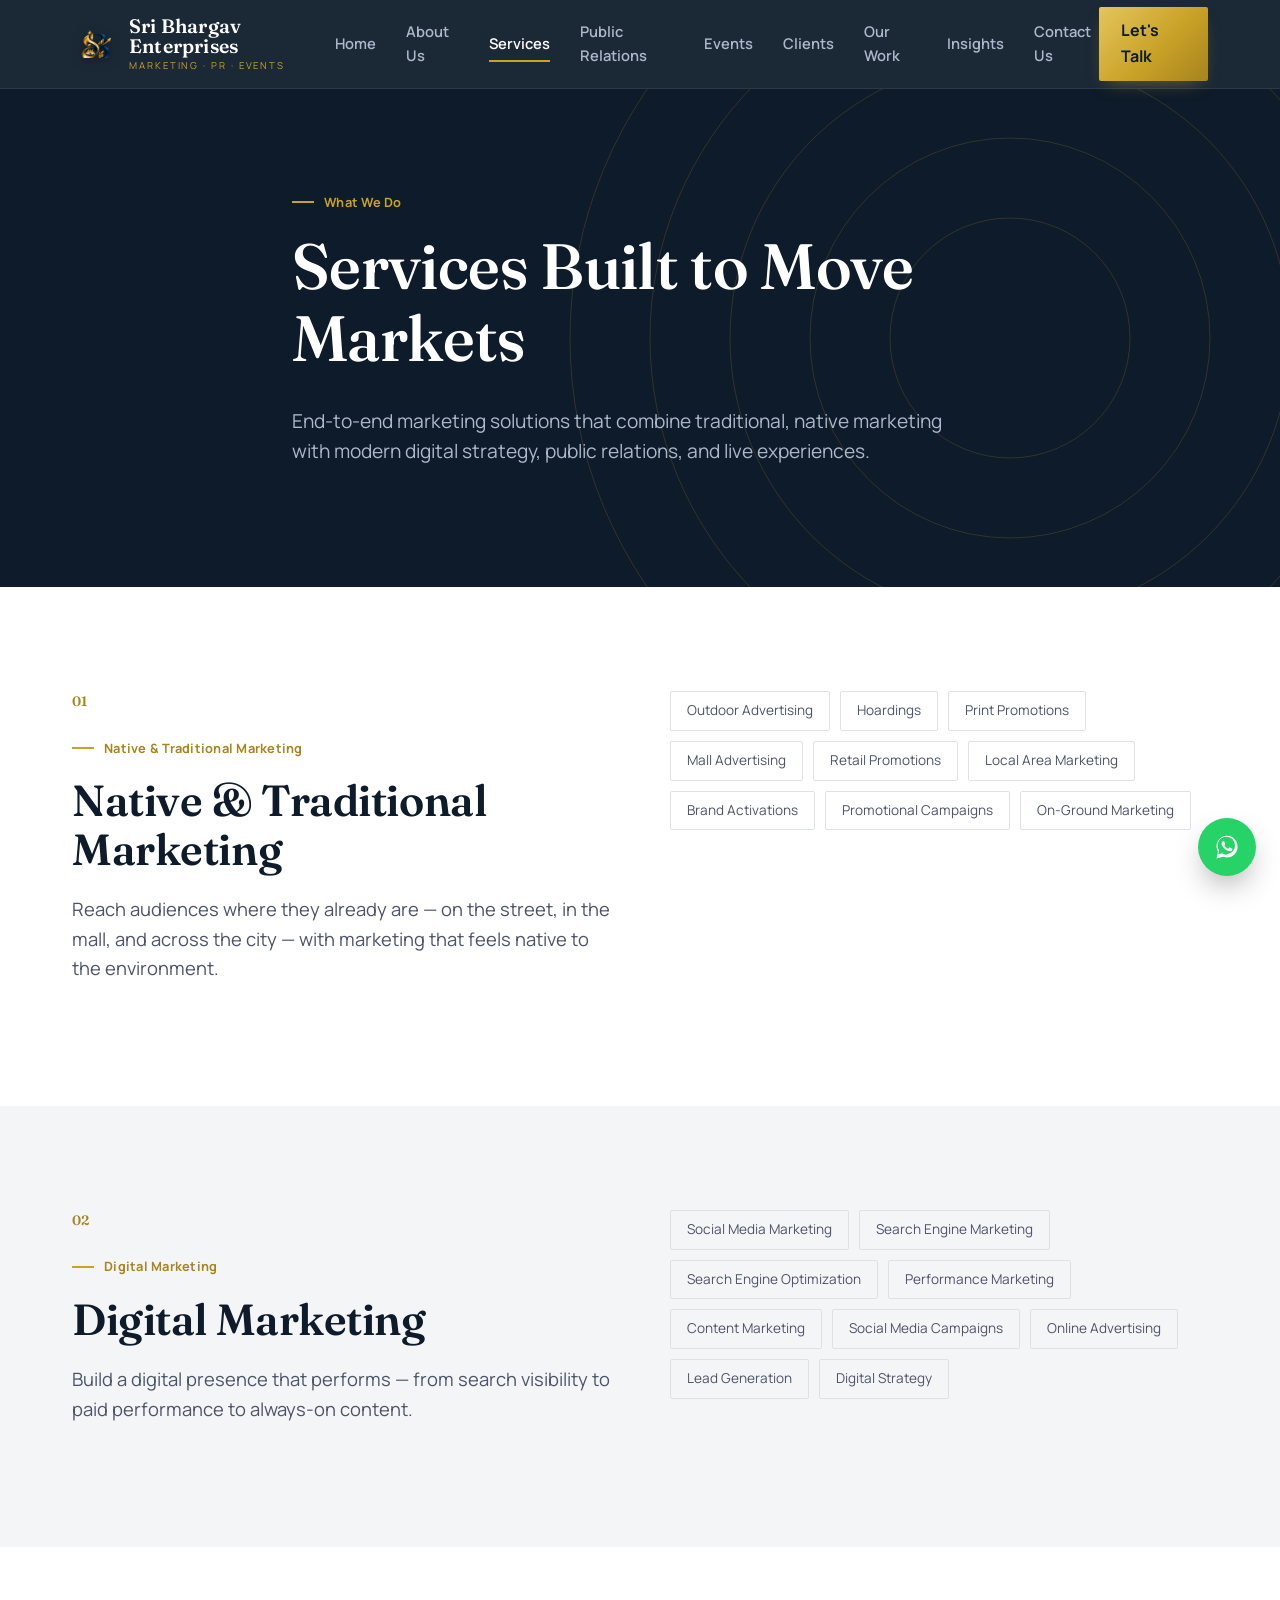
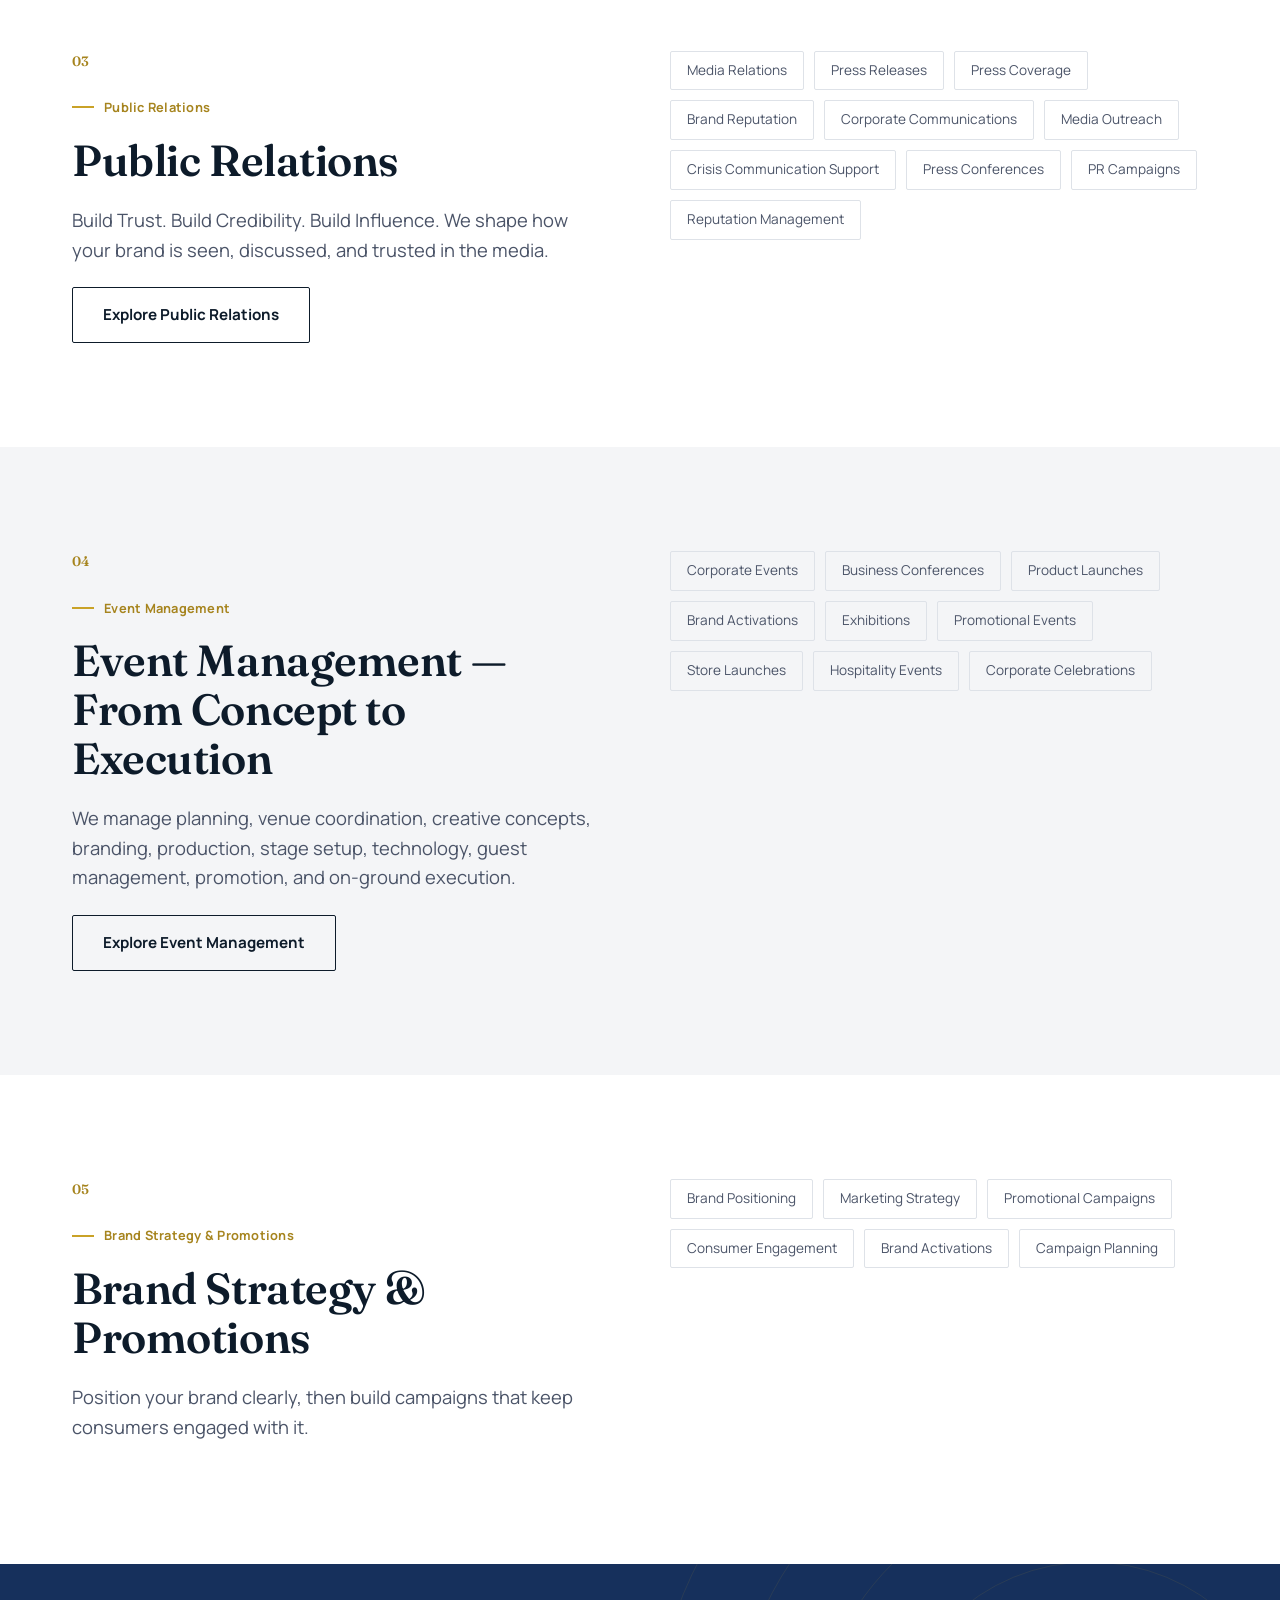
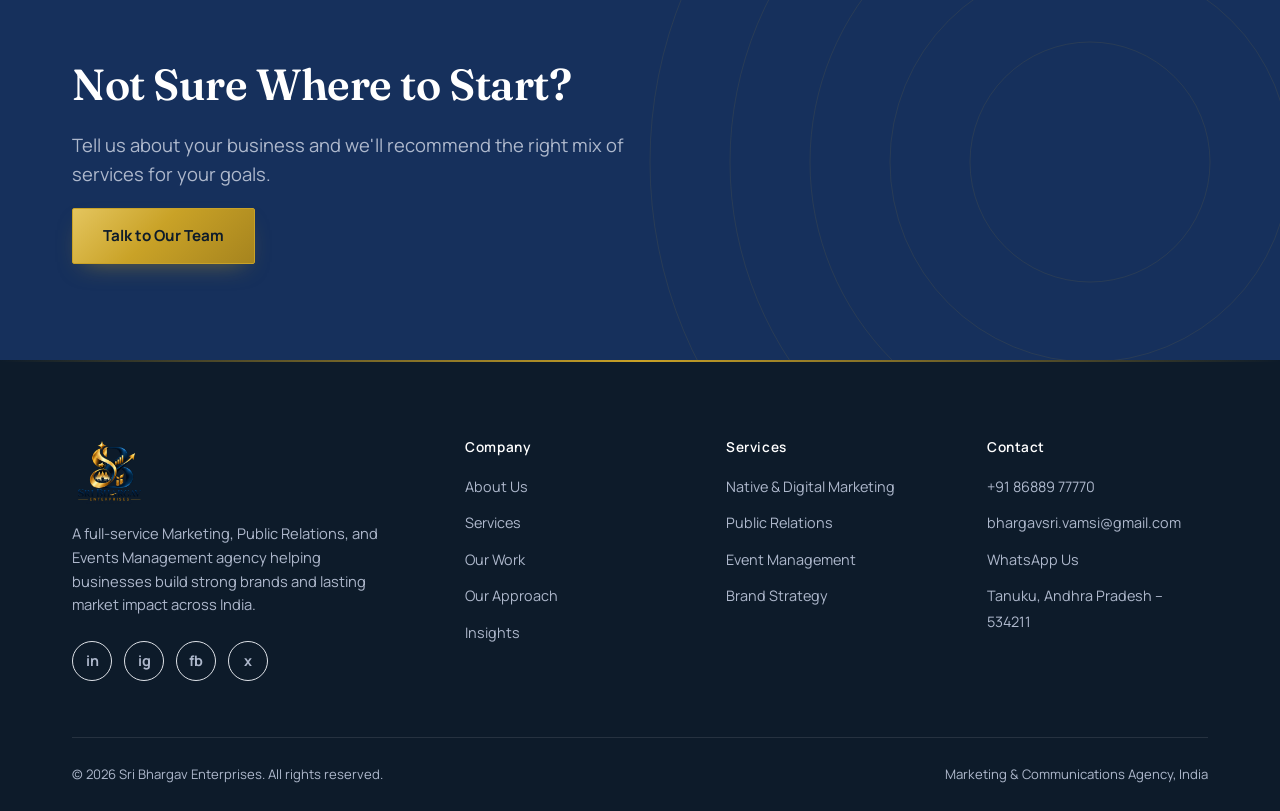
<file: services.html>
<!DOCTYPE html>
<html lang="en">
<head>
<meta charset="UTF-8">
<meta name="viewport" content="width=device-width, initial-scale=1.0">
<title>Services | Marketing, PR, Events &amp; Brand Strategy — Sri Bhargav Enterprises</title>
<meta name="description" content="Explore Sri Bhargav Enterprises' full range of services: native marketing, digital marketing, public relations, event management, and brand strategy.">
<link rel="preconnect" href="https://fonts.googleapis.com">
<link rel="preconnect" href="https://fonts.gstatic.com" crossorigin>
<link href="https://fonts.googleapis.com/css2?family=Fraunces:opsz,wght@9..144,400;9..144,500;9..144,600;9..144,700&family=Manrope:wght@400;500;600;700;800&display=swap" rel="stylesheet">
<link rel="stylesheet" href="styles.css">
<link rel="icon" type="image/png" href="favicon-32.png">
</head>
<body class="">
  <a class="skip-link" href="#main">Skip to content</a>
  <header class="site-header">
    <div class="container nav">
      <a href="index.html" class="logo">
        <img src="assets/logo-icon.png" class="logo-mark" alt="Sri Bhargav Enterprises" width="46" height="46">
        <span class="logo-text">
          <span class="word1">Sri Bhargav Enterprises</span>
          <span class="word2">MARKETING &middot; PR &middot; EVENTS</span>
        </span>
      </a>
      <nav class="nav-links" aria-label="Primary">
        <a href="index.html">Home</a>
        <a href="about.html">About Us</a>
        <a href="services.html" class="active">Services</a>
        <a href="public-relations.html">Public Relations</a>
        <a href="events.html">Events</a>
        <a href="clients.html">Clients</a>
        <a href="portfolio.html">Our Work</a>
        <a href="insights.html">Insights</a>
        <a href="contact.html">Contact Us</a>
      </nav>
      <div style="display:flex; align-items:center; gap:14px;">
        <a href="contact.html" class="nav-cta">Let's Talk</a>
        <button class="nav-toggle" aria-label="Toggle menu"><span></span><span></span><span></span></button>
      </div>
    </div>
  </header>

  <main id="main">

    <section class="hero hero-page">
      <svg class="hero-arcs" viewBox="0 0 900 900" aria-hidden="true">
  <circle cx="450" cy="450" r="120"/><circle cx="450" cy="450" r="200"/>
  <circle cx="450" cy="450" r="280"/><circle cx="450" cy="450" r="360"/>
  <circle cx="450" cy="450" r="440"/>
</svg>
      <div class="container hero-inner">
        <span class="label">What We Do</span>
        <h1>Services Built to Move Markets</h1>
        <p class="lede">End-to-end marketing solutions that combine traditional, native marketing with modern digital strategy, public relations, and live experiences.</p>
      </div>
    </section>

    <section class="pad ">
      <div class="container">
        <div class="two-col reveal">
          <div>
            <span class="svc-num">01</span>
            <span class="label">Native &amp; Traditional Marketing</span>
            <h2>Native &amp; Traditional Marketing</h2>
            <p class="lede">Reach audiences where they already are — on the street, in the mall, and across the city — with marketing that feels native to the environment.</p>
            
          </div>
          <div>
            <div class="tag-list" style="margin-top:0;">
              <span class="tag">Outdoor Advertising</span>
<span class="tag">Hoardings</span>
<span class="tag">Print Promotions</span>
<span class="tag">Mall Advertising</span>
<span class="tag">Retail Promotions</span>
<span class="tag">Local Area Marketing</span>
<span class="tag">Brand Activations</span>
<span class="tag">Promotional Campaigns</span>
<span class="tag">On-Ground Marketing</span>
            </div>
          </div>
        </div>
      </div>
    </section>
    <section class="pad bg-mist">
      <div class="container">
        <div class="two-col reveal">
          <div>
            <span class="svc-num">02</span>
            <span class="label">Digital Marketing</span>
            <h2>Digital Marketing</h2>
            <p class="lede">Build a digital presence that performs — from search visibility to paid performance to always-on content.</p>
            
          </div>
          <div>
            <div class="tag-list" style="margin-top:0;">
              <span class="tag">Social Media Marketing</span>
<span class="tag">Search Engine Marketing</span>
<span class="tag">Search Engine Optimization</span>
<span class="tag">Performance Marketing</span>
<span class="tag">Content Marketing</span>
<span class="tag">Social Media Campaigns</span>
<span class="tag">Online Advertising</span>
<span class="tag">Lead Generation</span>
<span class="tag">Digital Strategy</span>
            </div>
          </div>
        </div>
      </div>
    </section>
    <section class="pad ">
      <div class="container">
        <div class="two-col reveal">
          <div>
            <span class="svc-num">03</span>
            <span class="label">Public Relations</span>
            <h2>Public Relations</h2>
            <p class="lede">Build Trust. Build Credibility. Build Influence. We shape how your brand is seen, discussed, and trusted in the media.</p>
            <div style="margin-top:22px;"><a href="public-relations.html" class="btn btn-outline">Explore Public Relations</a></div>
          </div>
          <div>
            <div class="tag-list" style="margin-top:0;">
              <span class="tag">Media Relations</span>
<span class="tag">Press Releases</span>
<span class="tag">Press Coverage</span>
<span class="tag">Brand Reputation</span>
<span class="tag">Corporate Communications</span>
<span class="tag">Media Outreach</span>
<span class="tag">Crisis Communication Support</span>
<span class="tag">Press Conferences</span>
<span class="tag">PR Campaigns</span>
<span class="tag">Reputation Management</span>
            </div>
          </div>
        </div>
      </div>
    </section>
    <section class="pad bg-mist">
      <div class="container">
        <div class="two-col reveal">
          <div>
            <span class="svc-num">04</span>
            <span class="label">Event Management</span>
            <h2>Event Management — From Concept to Execution</h2>
            <p class="lede">We manage planning, venue coordination, creative concepts, branding, production, stage setup, technology, guest management, promotion, and on-ground execution.</p>
            <div style="margin-top:22px;"><a href="events.html" class="btn btn-outline">Explore Event Management</a></div>
          </div>
          <div>
            <div class="tag-list" style="margin-top:0;">
              <span class="tag">Corporate Events</span>
<span class="tag">Business Conferences</span>
<span class="tag">Product Launches</span>
<span class="tag">Brand Activations</span>
<span class="tag">Exhibitions</span>
<span class="tag">Promotional Events</span>
<span class="tag">Store Launches</span>
<span class="tag">Hospitality Events</span>
<span class="tag">Corporate Celebrations</span>
            </div>
          </div>
        </div>
      </div>
    </section>
    <section class="pad ">
      <div class="container">
        <div class="two-col reveal">
          <div>
            <span class="svc-num">05</span>
            <span class="label">Brand Strategy &amp; Promotions</span>
            <h2>Brand Strategy &amp; Promotions</h2>
            <p class="lede">Position your brand clearly, then build campaigns that keep consumers engaged with it.</p>
            
          </div>
          <div>
            <div class="tag-list" style="margin-top:0;">
              <span class="tag">Brand Positioning</span>
<span class="tag">Marketing Strategy</span>
<span class="tag">Promotional Campaigns</span>
<span class="tag">Consumer Engagement</span>
<span class="tag">Brand Activations</span>
<span class="tag">Campaign Planning</span>
            </div>
          </div>
        </div>
      </div>
    </section>
    <section class="cta-band">
      <svg class="hero-arcs" viewBox="0 0 900 900" aria-hidden="true">
  <circle cx="450" cy="450" r="120"/><circle cx="450" cy="450" r="200"/>
  <circle cx="450" cy="450" r="280"/><circle cx="450" cy="450" r="360"/>
  <circle cx="450" cy="450" r="440"/>
</svg>
      <div class="container cta-inner">
        <h2>Not Sure Where to Start?</h2>
        <p class="lede" style="color:var(--on-dark-soft);">Tell us about your business and we'll recommend the right mix of services for your goals.</p>
        <div class="btn-row">
          <a href="contact.html" class="btn btn-primary">Talk to Our Team</a>
        </div>
      </div>
    </section>

  </main>
  <footer class="site-footer">
    <div class="container">
      <div class="footer-grid">
        <div>
          <img src="assets/logo-lockup.png" alt="Sri Bhargav Enterprises" class="footer-logo">
          <p style="margin-top:18px; max-width:34ch; color:var(--on-dark-soft); font-size:.92rem;">A full-service Marketing, Public Relations, and Events Management agency helping businesses build strong brands and lasting market impact across India.</p>
          <div class="social-row">
            <a href="#" aria-label="LinkedIn">in</a>
            <a href="#" aria-label="Instagram">ig</a>
            <a href="#" aria-label="Facebook">fb</a>
            <a href="#" aria-label="Twitter / X">x</a>
          </div>
        </div>
        <div>
          <h4>Company</h4>
          <ul>
            <li><a href="about.html">About Us</a></li>
            <li><a href="services.html">Services</a></li>
            <li><a href="portfolio.html">Our Work</a></li>
            <li><a href="approach.html">Our Approach</a></li>
            <li><a href="insights.html">Insights</a></li>
          </ul>
        </div>
        <div>
          <h4>Services</h4>
          <ul>
            <li><a href="services.html">Native &amp; Digital Marketing</a></li>
            <li><a href="public-relations.html">Public Relations</a></li>
            <li><a href="events.html">Event Management</a></li>
            <li><a href="services.html">Brand Strategy</a></li>
          </ul>
        </div>
        <div>
          <h4>Contact</h4>
          <ul>
            <li><a href="tel:+918688977770">+91 86889 77770</a></li>
            <li><a href="mailto:bhargavsri.vamsi@gmail.com">bhargavsri.vamsi@gmail.com</a></li>
            <li><a href="https://wa.me/918688977770?text=Hello%20Sri%20Bhargav%20Enterprises,%20I%20would%20like%20to%20know%20more%20about%20your%20marketing,%20PR,%20or%20event%20management%20services." target="_blank" rel="noopener">WhatsApp Us</a></li>
            <li><a href="contact.html">Tanuku, Andhra Pradesh &ndash; 534211</a></li>
          </ul>
        </div>
      </div>
      <div class="footer-bottom">
        <span>&copy; 2026 Sri Bhargav Enterprises. All rights reserved.</span>
        <span>Marketing &amp; Communications Agency, India</span>
      </div>
    </div>
  </footer>
  <script src="main.js"></script>

  <a href="https://wa.me/918688977770?text=Hello%20Sri%20Bhargav%20Enterprises,%20I%20would%20like%20to%20know%20more%20about%20your%20marketing,%20PR,%20or%20event%20management%20services." target="_blank" rel="noopener" class="wa-float" aria-label="Chat on WhatsApp">
    <svg viewBox="0 0 32 32" width="28" height="28" fill="currentColor" aria-hidden="true"><path d="M16.02 3C9.4 3 4 8.4 4 15.02c0 2.35.65 4.55 1.78 6.43L4 29l7.74-1.74a11.94 11.94 0 0 0 4.28.79h.01c6.62 0 12.02-5.4 12.02-12.02C28.05 8.4 22.65 3 16.02 3zm0 21.86h-.01a9.9 9.9 0 0 1-5.05-1.38l-.36-.21-4.55 1.02.98-4.48-.24-.37a9.86 9.86 0 0 1-1.5-5.24c0-5.46 4.45-9.9 9.92-9.9 2.65 0 5.13 1.03 7 2.9a9.83 9.83 0 0 1 2.9 7.01c0 5.47-4.45 9.65-9.09 9.65zm5.44-7.4c-.3-.15-1.77-.87-2.04-.97-.27-.1-.48-.15-.68.15-.2.3-.78.97-.96 1.17-.18.2-.35.22-.65.07-.3-.15-1.26-.46-2.4-1.47-.89-.79-1.48-1.77-1.66-2.07-.17-.3-.02-.46.13-.61.14-.14.3-.35.45-.53.15-.18.2-.3.3-.5.1-.2.05-.38-.02-.53-.08-.15-.68-1.65-.94-2.26-.25-.6-.5-.51-.68-.52-.18-.01-.38-.01-.58-.01s-.53.07-.81.38c-.27.3-1.06 1.04-1.06 2.53s1.09 2.94 1.24 3.14c.15.2 2.15 3.28 5.2 4.6.73.31 1.3.5 1.74.64.73.23 1.4.2 1.92.12.59-.09 1.77-.72 2.02-1.42.25-.7.25-1.29.17-1.42-.07-.12-.27-.2-.57-.35z"/></svg>
  </a>
</body>
</html>
</file>
<file: styles.css>
/* ==========================================================================
   Sri Bhargav Enterprises — Design System
   Motif: the broadcast arc (radiating rings) — signal, reach, amplification.
   Type: Fraunces (display serif, editorial/PR gravitas) + Manrope (sans, body/UI)
   ========================================================================== */

:root{
  /* ---- Color tokens ---- */
  --ink:        #0D1B2A;   /* primary dark — text, hero bg */
  --ink-700:    #16283D;
  --royal:      #16305C;   /* primary brand blue */
  --royal-600:  #1E3F73;
  --teal:       #0F5C5C;   /* secondary accent — PR/events sections */
  --teal-600:   #12706F;
  --gold:       #C9A227;   /* accent — CTAs, highlights, arcs */
  --gold-dim:   #A6841E;
  --paper:      #FFFFFF;
  --mist:       #F4F5F7;   /* light section background */
  --mist-200:   #E9EBEF;
  --line:       #DEE2E8;
  --text:       #1A1F2B;
  --text-soft:  #4B5468;
  --text-faint: #7C8598;
  --on-dark:    #EEF1F6;
  --on-dark-soft: #AEB8CC;

  --radius-s: 4px;
  --radius-m: 10px;
  --container: 1200px;

  --ease: cubic-bezier(.22,.61,.36,1);
}

*,*::before,*::after{ box-sizing:border-box; }
html{ scroll-behavior:smooth; }
@media (prefers-reduced-motion: reduce){
  html{ scroll-behavior:auto; }
  *,*::before,*::after{ animation-duration:.001ms !important; animation-iteration-count:1 !important; transition-duration:.001ms !important; scroll-behavior:auto !important; }
}

body{
  margin:0;
  font-family:'Manrope', -apple-system, BlinkMacSystemFont, 'Segoe UI', sans-serif;
  color:var(--text);
  background:var(--paper);
  line-height:1.6;
  -webkit-font-smoothing:antialiased;
  overflow-x:hidden;
}

h1,h2,h3,h4{
  font-family:'Fraunces', Georgia, serif;
  color:var(--ink);
  margin:0 0 .5em;
  line-height:1.12;
  font-weight:600;
  letter-spacing:-.01em;
}
h1{ font-size:clamp(2.6rem, 5vw, 4.4rem); font-weight:560; }
h2{ font-size:clamp(2rem, 3.4vw, 3rem); }
h3{ font-size:clamp(1.3rem, 2vw, 1.6rem); }
p{ margin:0 0 1em; color:var(--text-soft); max-width:62ch; }
a{ color:inherit; text-decoration:none; }
img{ max-width:100%; display:block; }
ul{ margin:0; padding:0; list-style:none; }
button{ font-family:inherit; }

.container{ max-width:var(--container); margin:0 auto; padding:0 32px; }
@media (max-width:640px){ .container{ padding:0 20px; } }

section{ position:relative; }
.pad{ padding:104px 0; }
.pad-sm{ padding:64px 0; }
@media (max-width:768px){ .pad{ padding:64px 0; } .pad-sm{ padding:44px 0; } }

.bg-mist{ background:var(--mist); }
.bg-ink{ background:var(--ink); color:var(--on-dark); }
.bg-ink h1,.bg-ink h2,.bg-ink h3,.bg-ink h4{ color:var(--paper); }
.bg-ink p{ color:var(--on-dark-soft); }
.bg-royal{ background:var(--royal); color:var(--on-dark); }
.bg-royal h2,.bg-royal h3{ color:var(--paper); }
.bg-royal p{ color:var(--on-dark-soft); }

.label{
  display:inline-flex; align-items:center; gap:10px;
  font-size:.8rem; font-weight:700; color:var(--gold-dim);
  margin-bottom:18px; letter-spacing:.02em;
}
.label::before{ content:''; width:22px; height:2px; background:var(--gold); display:inline-block; }
.bg-ink .label, .bg-royal .label{ color:var(--gold); }

.lede{ font-size:1.15rem; max-width:56ch; }

/* ---- Buttons ---- */
.btn{
  display:inline-flex; align-items:center; justify-content:center; gap:8px;
  padding:15px 30px; border-radius:2px; font-weight:700; font-size:.95rem;
  border:1.5px solid transparent; cursor:pointer; transition:all .35s var(--ease);
  white-space:nowrap;
}
.btn-primary{
  background:linear-gradient(135deg, #E4C55E 0%, var(--gold) 45%, var(--gold-dim) 100%);
  color:var(--ink); border-color:var(--gold);
  box-shadow:0 10px 24px -12px rgba(201,162,39,.55);
}
.btn-primary:hover{ background:transparent; color:var(--gold); border-color:var(--gold); box-shadow:none; }
.bg-ink .btn-primary:hover, .bg-royal .btn-primary:hover{ color:var(--gold); }
.btn-outline{ background:transparent; color:var(--ink); border-color:var(--ink); }
.btn-outline:hover{ background:var(--ink); color:var(--paper); }
.bg-ink .btn-outline{ color:var(--paper); border-color:rgba(255,255,255,.5); }
.bg-ink .btn-outline:hover{ background:var(--paper); color:var(--ink); }
.btn-row{ display:flex; gap:16px; flex-wrap:wrap; }

/* ==========================================================================
   Header / Nav
   ========================================================================== */
.site-header{
  position:sticky; top:0; z-index:1000;
  background:rgba(13,27,42,.94); backdrop-filter:blur(10px);
  border-bottom:1px solid rgba(255,255,255,.08);
}
.nav{ display:flex; align-items:center; justify-content:space-between; height:88px; }
.logo{ display:flex; align-items:center; gap:13px; line-height:1; }
.logo-mark{ width:44px; height:44px; object-fit:contain; flex-shrink:0; filter:drop-shadow(0 2px 6px rgba(0,0,0,.35)); transition:transform .4s var(--ease); }
.logo:hover .logo-mark{ transform:scale(1.06) rotate(-2deg); }
.logo-text{ display:flex; flex-direction:column; }
.logo .word1{ font-family:'Fraunces',serif; font-size:1.22rem; font-weight:600; color:var(--paper); letter-spacing:.01em; }
.logo .word2{ font-size:.6rem; color:var(--gold); letter-spacing:.2em; margin-top:5px; }
.nav-links{ display:flex; align-items:center; gap:30px; }
.nav-links a{
  color:var(--on-dark-soft); font-size:.92rem; font-weight:600; position:relative; padding:6px 0;
  transition:color .25s var(--ease);
}
.nav-links a::after{
  content:''; position:absolute; left:0; bottom:0; width:0; height:2px; background:var(--gold);
  transition:width .3s var(--ease);
}
.nav-links a:hover, .nav-links a.active{ color:var(--paper); }
.nav-links a:hover::after, .nav-links a.active::after{ width:100%; }
.nav-cta{
  background:linear-gradient(135deg, #E4C55E 0%, var(--gold) 55%, var(--gold-dim) 100%);
  color:var(--ink) !important; padding:11px 22px; border-radius:2px;
  font-weight:700 !important; box-shadow:0 8px 20px -10px rgba(201,162,39,.6);
  transition:transform .3s var(--ease), box-shadow .3s var(--ease), filter .3s var(--ease);
}
.nav-cta::after{ display:none; }
.nav-cta:hover{ filter:brightness(1.06); transform:translateY(-1px); box-shadow:0 12px 24px -10px rgba(201,162,39,.7); }
.nav-toggle{ display:none; flex-direction:column; gap:5px; background:none; border:none; cursor:pointer; padding:8px; z-index:1100; }
.nav-toggle span{ width:24px; height:2px; background:var(--paper); transition:all .3s var(--ease); }

@media (max-width:960px){
  .nav-links{
    position:fixed; inset:0 0 0 auto; width:min(320px,86vw); height:100vh;
    background:var(--ink-700); flex-direction:column; align-items:flex-start; justify-content:center;
    padding:0 40px; gap:26px; transform:translateX(100%); transition:transform .4s var(--ease);
  }
  .nav-links.open{ transform:translateX(0); }
  .nav-toggle{ display:flex; }
  .nav-toggle.open span:nth-child(1){ transform:translateY(7px) rotate(45deg); }
  .nav-toggle.open span:nth-child(2){ opacity:0; }
  .nav-toggle.open span:nth-child(3){ transform:translateY(-7px) rotate(-45deg); }
}

/* ==========================================================================
   Hero — broadcast arc motif
   ========================================================================== */
.hero{
  background:var(--ink); color:var(--paper); position:relative; overflow:hidden;
  padding:120px 0 110px;
}
.hero-arcs{ position:absolute; right:-180px; top:50%; transform:translateY(-50%); width:900px; height:900px; opacity:.55; pointer-events:none; }
.hero-arcs circle{ fill:none; stroke:var(--gold); stroke-opacity:.35; }
.hero-inner{ position:relative; z-index:2; max-width:760px; }
.hero .label{ color:var(--gold); }
.hero h1{ color:var(--paper); }
.hero .lede{ color:var(--on-dark-soft); font-size:1.2rem; margin-bottom:36px; }
.hero-page{ padding:96px 0 84px; }
.hero-page h1{ max-width:820px; }

/* thin gold rule divider used sparingly between major sections */
.rule{ height:1px; background:var(--line); border:none; margin:0; }
.rule-gold{ height:2px; width:64px; background:var(--gold); margin:0 0 28px; }

/* ==========================================================================
   Grid + Cards
   ========================================================================== */
.grid{ display:grid; gap:28px; }
.grid-2{ grid-template-columns:1fr 1fr; }
.grid-3{ grid-template-columns:repeat(3,1fr); }
.grid-4{ grid-template-columns:repeat(4,1fr); }
@media (max-width:960px){ .grid-3,.grid-4{ grid-template-columns:1fr 1fr; } .grid-2{ grid-template-columns:1fr; } }
@media (max-width:640px){ .grid-3,.grid-4{ grid-template-columns:1fr; } }

.section-head{ display:flex; justify-content:space-between; align-items:flex-end; gap:40px; margin-bottom:52px; }
.section-head .lede{ margin-bottom:0; }
@media (max-width:768px){ .section-head{ flex-direction:column; align-items:flex-start; gap:16px; } }

.svc-card{
  background:var(--paper); border:1px solid var(--line); padding:36px 30px;
  transition:transform .4s var(--ease), border-color .4s var(--ease), box-shadow .4s var(--ease);
  position:relative; box-shadow:0 2px 0 0 rgba(13,27,42,.03);
}
.svc-card::before{
  content:''; position:absolute; top:-1px; left:0; right:0; height:2px;
  background:var(--gold); transform:scaleX(0); transform-origin:left;
  transition:transform .45s var(--ease);
}
.svc-card:hover{ transform:translateY(-6px); border-color:var(--gold); box-shadow:0 28px 52px -24px rgba(13,27,42,.28); }
.svc-card:hover::before{ transform:scaleX(1); }
.svc-num{ font-family:'Fraunces',serif; font-size:.85rem; color:var(--gold-dim); font-weight:600; margin-bottom:18px; display:block; }
.svc-card h3{ margin-bottom:12px; }
.svc-card p{ margin-bottom:0; font-size:.96rem; }

.icon-badge{
  width:52px; height:52px; border-radius:50%; border:1.5px solid var(--gold);
  display:flex; align-items:center; justify-content:center; margin-bottom:20px; flex-shrink:0;
}
.icon-badge svg{ width:24px; height:24px; stroke:var(--gold); fill:none; }

.feature-row{ display:flex; gap:22px; align-items:flex-start; padding:26px 0; border-top:1px solid var(--line); }
.feature-row:last-child{ border-bottom:1px solid var(--line); }
.feature-row h3{ margin-bottom:6px; font-size:1.15rem; }
.feature-row p{ margin-bottom:0; }

/* Stats / counters */
.stats{ display:grid; grid-template-columns:repeat(4,1fr); gap:32px; text-align:left; }
@media (max-width:768px){ .stats{ grid-template-columns:1fr 1fr; } }
.stat .num{ font-family:'Fraunces',serif; font-size:clamp(2.2rem,4vw,3.4rem); color:var(--gold); font-weight:600; display:block; }
.stat .cap{ color:var(--on-dark-soft); font-size:.9rem; }

/* Process steps (true sequences only) */
.process{ display:grid; grid-template-columns:repeat(5,1fr); gap:22px; }
@media (max-width:960px){ .process{ grid-template-columns:1fr 1fr; } }
@media (max-width:600px){ .process{ grid-template-columns:1fr; } }
.process-6{ grid-template-columns:repeat(3,1fr); }
@media (max-width:700px){ .process-6{ grid-template-columns:1fr 1fr; } }
@media (max-width:480px){ .process-6{ grid-template-columns:1fr; } }
.step{ border-top:2px solid var(--ink); padding-top:18px; }
.step .step-num{ font-family:'Fraunces',serif; font-size:1.6rem; color:var(--gold-dim); display:block; margin-bottom:10px; }
.step h3{ font-size:1.05rem; margin-bottom:8px; }
.step p{ font-size:.92rem; margin-bottom:0; }

/* Client / logo grid */
.client-grid{ display:grid; grid-template-columns:repeat(3,1fr); gap:1px; background:var(--line); border:1px solid var(--line); }
@media (max-width:768px){ .client-grid{ grid-template-columns:1fr 1fr; } }
@media (max-width:480px){ .client-grid{ grid-template-columns:1fr; } }
.client-tile{
  background:var(--paper); aspect-ratio:16/10; display:flex; flex-direction:column; align-items:center; justify-content:center;
  gap:8px; padding:20px; transition:background .3s var(--ease);
}
.client-tile:hover{ background:var(--mist); }
.client-mark{
  width:56px; height:56px; border-radius:50%; background:var(--ink); color:var(--gold);
  display:flex; align-items:center; justify-content:center; font-family:'Fraunces',serif; font-weight:600; font-size:1.1rem;
}
.client-tile .cname{ font-weight:700; font-size:.92rem; text-align:center; color:var(--ink); }
.client-tile .cind{ font-size:.78rem; color:var(--text-faint); }

.client-card{ background:var(--paper); border:1px solid var(--line); padding:34px; }
.client-card .top{ display:flex; gap:18px; align-items:center; margin-bottom:20px; }
.client-card dl{ margin:18px 0 0; }
.client-card dt{ font-size:.78rem; color:var(--text-faint); font-weight:700; margin-top:14px; }
.client-card dd{ margin:4px 0 0; color:var(--text-soft); font-size:.94rem; }

/* Value / why-us cards */
.value-card{ padding:0; }
.value-card h3{ font-size:1.1rem; }

/* Visual block placeholders (in place of photography) */
.visual{
  position:relative; background:linear-gradient(155deg,var(--royal) 0%, var(--ink) 78%);
  min-height:420px; border-radius:2px; overflow:hidden; display:flex; align-items:flex-end;
}
.visual::before{
  content:''; position:absolute; inset:0;
  background-image:
    repeating-linear-gradient(115deg, rgba(255,255,255,.05) 0 2px, transparent 2px 64px);
}
.visual .visual-tag{ position:relative; z-index:2; padding:26px; color:var(--on-dark-soft); font-size:.85rem; }
.visual-sm{ min-height:220px; }

/* Portfolio */
.filter-row{ display:flex; gap:10px; flex-wrap:wrap; margin-bottom:44px; }
.filter-btn{
  border:1px solid var(--line); background:var(--paper); padding:10px 20px; border-radius:2px;
  font-weight:700; font-size:.85rem; color:var(--text-soft); cursor:pointer; transition:all .3s var(--ease);
}
.filter-btn:hover{ border-color:var(--ink); color:var(--ink); }
.filter-btn.active{ background:var(--ink); border-color:var(--ink); color:var(--paper); }
.port-card{ border:1px solid var(--line); transition:box-shadow .4s var(--ease); }
.port-card .visual{ min-height:230px; border-radius:0; }
.port-body{ padding:24px; }
.port-cat{ font-size:.75rem; font-weight:700; color:var(--gold-dim); text-transform:uppercase; letter-spacing:.06em; }
.port-card h3{ font-size:1.15rem; margin:8px 0 6px; }
.port-card p{ font-size:.9rem; margin-bottom:0; }
.hidden{ display:none !important; }

/* Blog */
.post-card{ border-top:1px solid var(--line); padding:34px 0; display:grid; grid-template-columns:220px 1fr; gap:32px; }
@media (max-width:700px){ .post-card{ grid-template-columns:1fr; } }
.post-card .visual{ min-height:150px; }
.post-cat{ font-size:.78rem; font-weight:700; color:var(--teal); }
.post-card h3{ margin:8px 0 10px; font-size:1.4rem; }

/* Contact */
.contact-grid{ display:grid; grid-template-columns:1.1fr .9fr; gap:60px; }
@media (max-width:900px){ .contact-grid{ grid-template-columns:1fr; } }
.field{ margin-bottom:20px; }
.field label{ display:block; font-size:.85rem; font-weight:700; color:var(--ink); margin-bottom:8px; }
.field input, .field select, .field textarea{
  width:100%; border:1px solid var(--line); background:var(--paper); padding:13px 16px; font-family:inherit;
  font-size:.95rem; border-radius:2px; transition:border-color .3s var(--ease);
}
.field input:focus, .field select:focus, .field textarea:focus{ outline:none; border-color:var(--royal); }
.contact-info-item{ display:flex; gap:16px; padding:20px 0; border-top:1px solid var(--line); }
.contact-info-item:last-child{ border-bottom:1px solid var(--line); }
.contact-info-item h4{ font-family:'Manrope',sans-serif; font-weight:700; font-size:.95rem; color:var(--ink); margin:0 0 4px; }
.contact-info-item p{ margin:0; font-size:.9rem; }
.social-row{ display:flex; gap:12px; margin-top:24px; }
.social-row a{
  width:40px; height:40px; border:1px solid var(--line); border-radius:50%; display:flex; align-items:center;
  justify-content:center; font-size:.8rem; font-weight:700; transition:all .3s var(--ease);
}
.social-row a:hover{ background:var(--ink); color:var(--paper); border-color:var(--ink); }

/* Footer */
.site-footer{ background:var(--ink); color:var(--on-dark-soft); padding-top:80px; position:relative; }
.site-footer::before{
  content:''; position:absolute; top:0; left:0; right:0; height:2px;
  background:linear-gradient(90deg, transparent, var(--gold) 50%, transparent);
}
.footer-logo{ width:auto; height:64px; object-fit:contain; margin-bottom:2px; }
.footer-grid{ display:grid; grid-template-columns:1.6fr 1fr 1fr 1fr; gap:40px; padding-bottom:56px; }
@media (max-width:800px){ .footer-grid{ grid-template-columns:1fr 1fr; } }
@media (max-width:520px){ .footer-grid{ grid-template-columns:1fr; } }
.footer-grid h4{ color:var(--paper); font-family:'Manrope',sans-serif; font-size:.85rem; letter-spacing:.04em; margin-bottom:18px; }
.footer-grid ul li{ margin-bottom:11px; }
.footer-grid a{ color:var(--on-dark-soft); font-size:.9rem; transition:color .25s var(--ease); }
.footer-grid a:hover{ color:var(--gold); }
.footer-bottom{ border-top:1px solid rgba(255,255,255,.1); padding:26px 0; display:flex; justify-content:space-between; align-items:center; flex-wrap:wrap; gap:12px; font-size:.82rem; color:var(--on-dark-soft); }
.footer-bottom-links{ display:flex; gap:20px; }
.footer-bottom-links a:hover{ color:var(--gold); }

/* ==========================================================================
   WhatsApp floating button
   ========================================================================== */
.wa-float{
  position:fixed; right:24px; bottom:24px; z-index:1200;
  width:58px; height:58px; border-radius:50%;
  background:#25D366; color:#fff;
  display:flex; align-items:center; justify-content:center;
  box-shadow:0 14px 32px -10px rgba(0,0,0,.45), 0 0 0 0 rgba(37,211,102,.55);
  animation:wa-pulse 2.6s ease-out infinite;
  transition:transform .3s var(--ease), box-shadow .3s var(--ease);
}
.wa-float:hover{ transform:translateY(-4px) scale(1.05); box-shadow:0 18px 36px -10px rgba(0,0,0,.5); }
@keyframes wa-pulse{
  0%{ box-shadow:0 14px 32px -10px rgba(0,0,0,.45), 0 0 0 0 rgba(37,211,102,.55); }
  70%{ box-shadow:0 14px 32px -10px rgba(0,0,0,.45), 0 0 0 14px rgba(37,211,102,0); }
  100%{ box-shadow:0 14px 32px -10px rgba(0,0,0,.45), 0 0 0 0 rgba(37,211,102,0); }
}
@media (max-width:640px){ .wa-float{ right:16px; bottom:16px; width:52px; height:52px; } }

/* Map */
.map-wrap{ border:1px solid var(--line); border-radius:2px; overflow:hidden; box-shadow:0 24px 48px -30px rgba(13,27,42,.35); }
.map-wrap iframe{ width:100%; height:400px; border:0; display:block; filter:grayscale(.15) contrast(1.05); }
@media (max-width:640px){ .map-wrap iframe{ height:300px; } }

/* ==========================================================================
   Scroll reveal — one orchestrated pattern, applied intentionally
   ========================================================================== */
.reveal{ opacity:0; transform:translateY(18px); transition:opacity .7s var(--ease), transform .7s var(--ease); }
.reveal.in{ opacity:1; transform:none; }

/* CTA band */
.cta-band{ background:var(--royal); color:var(--paper); text-align:left; padding:96px 0; position:relative; overflow:hidden; }
.cta-band .hero-arcs{ opacity:.3; right:-260px; }
.cta-band h2{ color:var(--paper); max-width:700px; }
.cta-inner{ position:relative; z-index:2; }

/* Page intro two-col */
.two-col{ display:grid; grid-template-columns:1fr 1fr; gap:60px; align-items:start; }
@media (max-width:860px){ .two-col{ grid-template-columns:1fr; } }

.tag-list{ display:flex; flex-wrap:wrap; gap:10px; margin-top:18px; }
.tag{ border:1px solid var(--line); padding:8px 16px; font-size:.85rem; color:var(--text-soft); border-radius:2px; }
.bg-ink .tag, .bg-royal .tag{ border-color:rgba(255,255,255,.25); color:var(--on-dark-soft); }

.values-grid{ display:grid; grid-template-columns:repeat(3,1fr); gap:1px; background:var(--line); border:1px solid var(--line); margin-top:20px;}
@media (max-width:700px){ .values-grid{ grid-template-columns:1fr 1fr; } }
@media (max-width:480px){ .values-grid{ grid-template-columns:1fr; } }
.value-tile{ background:var(--paper); padding:32px 26px; }
.value-tile h3{ font-size:1.05rem; margin-bottom:8px; }
.value-tile p{ font-size:.9rem; margin-bottom:0; }

.skip-link{ position:absolute; left:-999px; top:0; background:var(--gold); color:var(--ink); padding:10px 16px; z-index:2000; }
.skip-link:focus{ left:12px; top:12px; }

:focus-visible{ outline:2px solid var(--gold); outline-offset:2px; }
</file>
